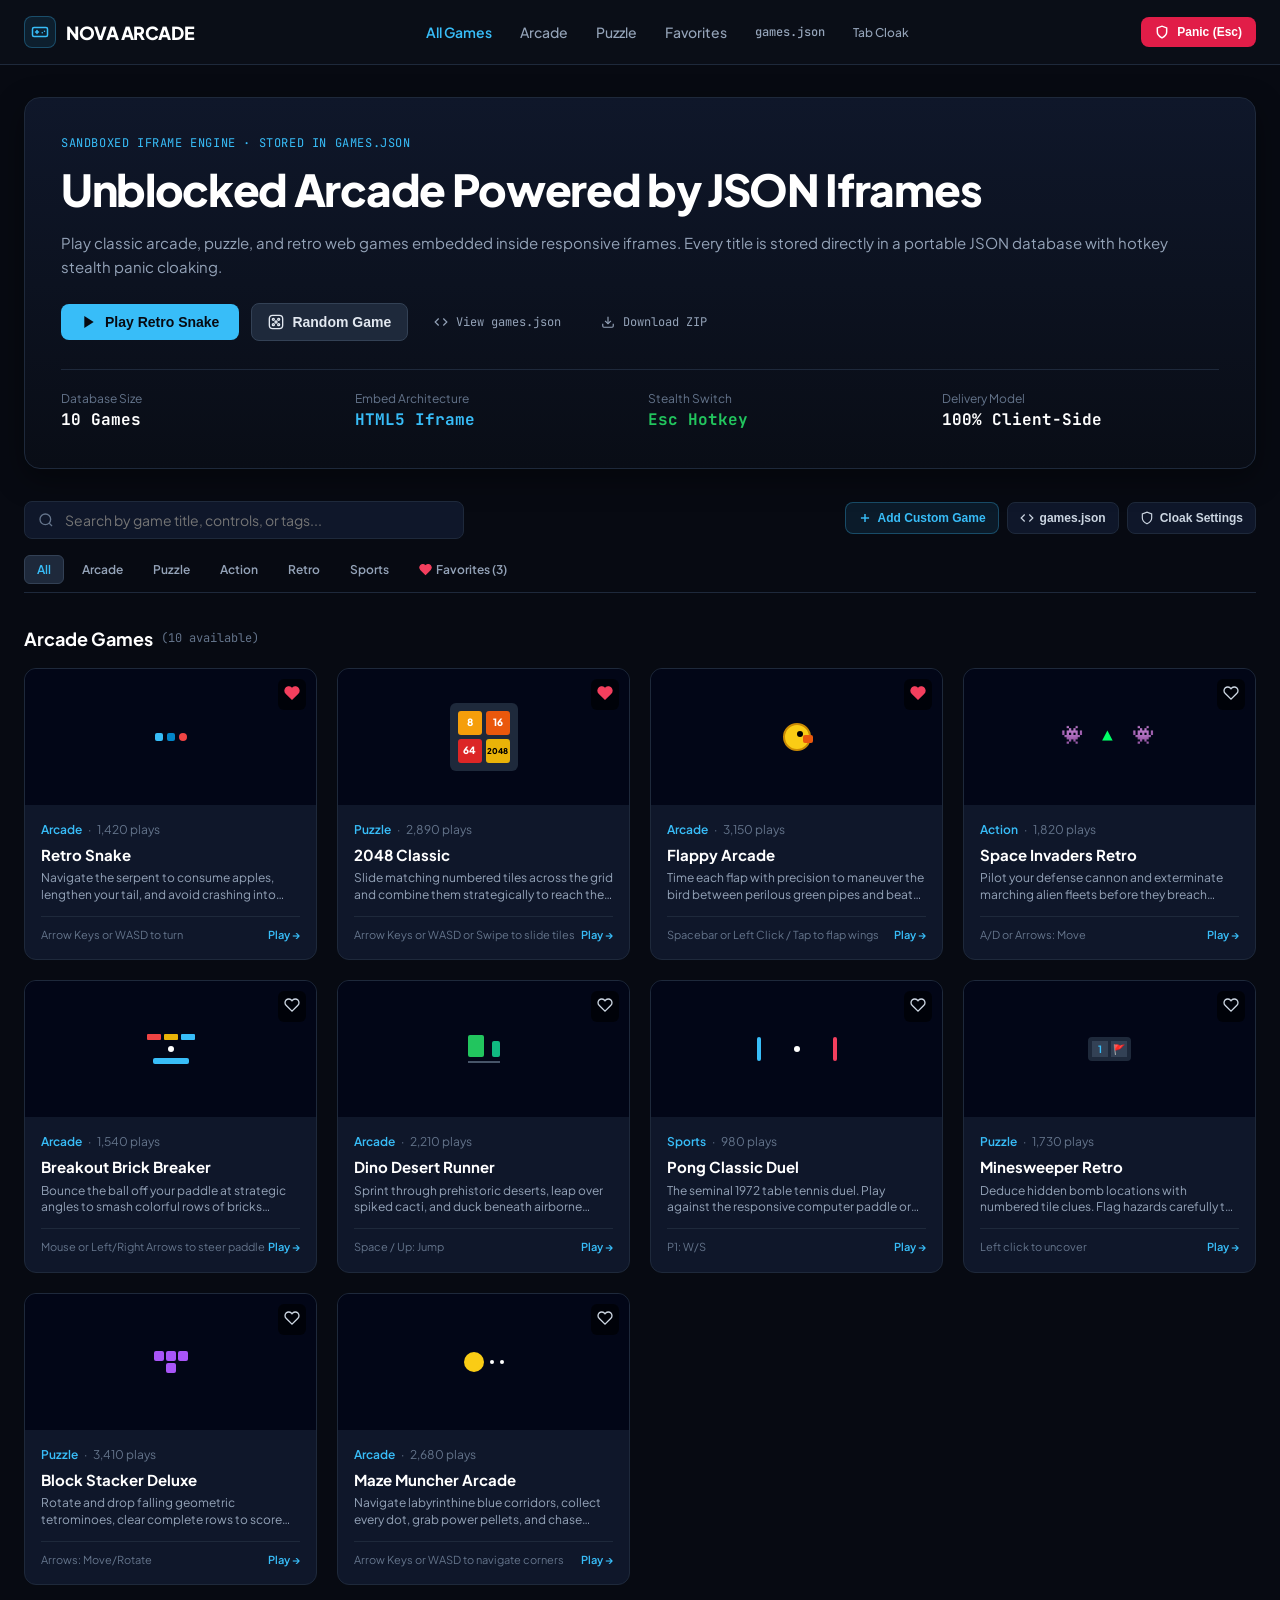
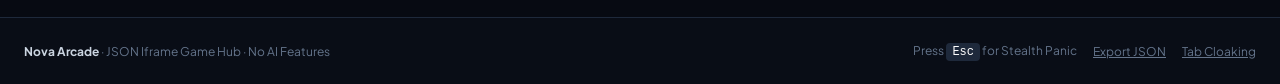
<file: docs/index.html>
<!doctype html>
<html lang="en">
  <head>
    <meta charset="UTF-8" />
    <meta name="viewport" content="width=device-width, initial-scale=1.0" />
    <title>Nova Arcade - Unblocked Games Hub</title>
    <meta name="description" content="A fast, unblocked web games arcade storing iframe-embedded games in a JSON library with stealth panic switch, theater mode, and custom game manager." />
    <meta property="og:title" content="Nova Arcade - Unblocked Games Hub" />
    <meta property="og:description" content="A fast, unblocked web games arcade storing iframe-embedded games in a JSON library with stealth panic switch, theater mode, and custom game manager." />
    <meta property="og:type" content="website" />
    <meta name="twitter:card" content="summary_large_image" />
    <link rel="icon" type="image/svg+xml" href="./favicon.svg" />
    <link rel="preconnect" href="https://fonts.googleapis.com" />
    <link rel="preconnect" href="https://fonts.gstatic.com" crossorigin />
    <link href="https://fonts.googleapis.com/css2?family=Plus+Jakarta+Sans:wght@400;500;600;700;800;900&family=JetBrains+Mono:wght@400;500;600&display=swap" rel="stylesheet" />
    <link rel="stylesheet" href="./style.css" />
  </head>
  <body>
    <!-- Top Bar Navigation -->
    <header class="top-nav">
      <div class="nav-container">
        <!-- Zone 1: Wordmark -->
        <a href="#" class="brand-wordmark" onclick="setCategory('All'); return false;">
          <div class="brand-icon">
            <svg width="18" height="18" viewBox="0 0 24 24" fill="none" stroke="currentColor" stroke-width="2" stroke-linecap="round" stroke-linejoin="round"><line x1="6" y1="12" x2="10" y2="12"></line><line x1="8" y1="10" x2="8" y2="14"></line><line x1="15" y1="13" x2="15.01" y2="13"></line><line x1="18" y1="11" x2="18.01" y2="11"></line><rect x="2" y="6" width="20" height="12" rx="2"></rect></svg>
          </div>
          <span>NOVA ARCADE</span>
        </a>

        <!-- Zone 2: Nav links -->
        <nav class="nav-links">
          <button class="nav-btn active" onclick="setCategory('All')">All Games</button>
          <button class="nav-btn" onclick="setCategory('Arcade')">Arcade</button>
          <button class="nav-btn" onclick="setCategory('Puzzle')">Puzzle</button>
          <button class="nav-btn" onclick="setCategory('Favorites')" id="favNavBtn">Favorites</button>
          <button class="nav-btn" onclick="openJsonModal()" style="font-family: var(--font-mono); font-size: 12px;">games.json</button>
          <button class="nav-btn" onclick="openCloakModal()" style="font-size: 12px;">Tab Cloak</button>
        </nav>

        <!-- Zone 3: Panic Action -->
        <button class="panic-btn" onclick="triggerPanic()" title="Instant Stealth Screen (Esc)">
          <svg width="14" height="14" viewBox="0 0 24 24" fill="none" stroke="currentColor" stroke-width="2.5"><path d="M12 22s8-4 8-10V5l-8-3-8 3v7c0 6 8 10 8 10z"></path></svg>
          <span>Panic (Esc)</span>
        </button>
      </div>
    </header>

    <!-- Main Container -->
    <main class="main-wrapper">
      <!-- Hero Banner -->
      <section class="hero-card">
        <div class="hero-kicker">SANDBOXED IFRAME ENGINE · STORED IN GAMES.JSON</div>
        <h1 class="hero-title">Unblocked Arcade Powered by JSON Iframes</h1>
        <p class="hero-desc">
          Play classic arcade, puzzle, and retro web games embedded inside responsive iframes. Every title is stored directly in a portable JSON database with hotkey stealth panic cloaking.
        </p>
        <div class="hero-actions">
          <button class="btn-primary" onclick="openGamePlayer('retro-snake')">
            <svg width="16" height="16" viewBox="0 0 24 24" fill="currentColor"><polygon points="5 3 19 12 5 21 5 3"></polygon></svg>
            <span>Play Retro Snake</span>
          </button>
          <button class="btn-secondary" onclick="playRandomGame()">
            <svg width="16" height="16" viewBox="0 0 24 24" fill="none" stroke="currentColor" stroke-width="2"><rect x="2" y="2" width="20" height="20" rx="5"></rect><circle cx="8" cy="8" r="1.5"></circle><circle cx="16" cy="16" r="1.5"></circle><circle cx="8" cy="16" r="1.5"></circle><circle cx="16" cy="8" r="1.5"></circle><circle cx="12" cy="12" r="1.5"></circle></svg>
            <span>Random Game</span>
          </button>
          <button class="btn-ghost" onclick="openJsonModal()">
            <svg width="14" height="14" viewBox="0 0 24 24" fill="none" stroke="currentColor" stroke-width="2"><polyline points="16 18 22 12 16 6"></polyline><polyline points="8 6 2 12 8 18"></polyline></svg>
            <span>View games.json</span>
          </button>
          <a href="./nova-arcade-site.zip" download="nova-arcade-site.zip" class="btn-ghost" style="text-decoration: none;">
            <svg width="14" height="14" viewBox="0 0 24 24" fill="none" stroke="currentColor" stroke-width="2"><path d="M21 15v4a2 2 0 0 1-2 2H5a2 2 0 0 1-2-2v-4"></path><polyline points="7 10 12 15 17 10"></polyline><line x1="12" y1="15" x2="12" y2="3"></line></svg>
            <span>Download ZIP</span>
          </a>
        </div>

        <div class="hero-stats">
          <div class="stat-item">
            <span class="stat-label">Database Size</span>
            <span class="stat-val" id="dbCount">10 Games</span>
          </div>
          <div class="stat-item">
            <span class="stat-label">Embed Architecture</span>
            <span class="stat-val" style="color: var(--accent-sky);">HTML5 Iframe</span>
          </div>
          <div class="stat-item">
            <span class="stat-label">Stealth Switch</span>
            <span class="stat-val" style="color: #22c55e;">Esc Hotkey</span>
          </div>
          <div class="stat-item">
            <span class="stat-label">Delivery Model</span>
            <span class="stat-val">100% Client-Side</span>
          </div>
        </div>
      </section>

      <!-- Toolbar: Search & Action Buttons -->
      <section class="toolbar">
        <div class="toolbar-row">
          <div class="search-wrap">
            <svg class="search-icon" width="16" height="16" viewBox="0 0 24 24" fill="none" stroke="currentColor" stroke-width="2"><circle cx="11" cy="11" r="8"></circle><line x1="21" y1="21" x2="16.65" y2="16.65"></line></svg>
            <input type="text" id="searchInput" class="search-input" placeholder="Search by game title, controls, or tags..." />
          </div>

          <div class="action-buttons">
            <button class="action-btn action-btn-accent" onclick="openAddGameModal()">
              <svg width="14" height="14" viewBox="0 0 24 24" fill="none" stroke="currentColor" stroke-width="2.5"><line x1="12" y1="5" x2="12" y2="19"></line><line x1="5" y1="12" x2="19" y2="12"></line></svg>
              <span>Add Custom Game</span>
            </button>
            <button class="action-btn" onclick="openJsonModal()">
              <svg width="14" height="14" viewBox="0 0 24 24" fill="none" stroke="currentColor" stroke-width="2"><polyline points="16 18 22 12 16 6"></polyline><polyline points="8 6 2 12 8 18"></polyline></svg>
              <span>games.json</span>
            </button>
            <button class="action-btn" onclick="openCloakModal()">
              <svg width="14" height="14" viewBox="0 0 24 24" fill="none" stroke="currentColor" stroke-width="2"><path d="M12 22s8-4 8-10V5l-8-3-8 3v7c0 6 8 10 8 10z"></path></svg>
              <span>Cloak Settings</span>
            </button>
          </div>
        </div>

        <!-- Functional Segmented Category Tabs -->
        <div class="category-strip">
          <button class="cat-btn active" data-cat="All" onclick="setCategory('All')">All</button>
          <button class="cat-btn" data-cat="Arcade" onclick="setCategory('Arcade')">Arcade</button>
          <button class="cat-btn" data-cat="Puzzle" onclick="setCategory('Puzzle')">Puzzle</button>
          <button class="cat-btn" data-cat="Action" onclick="setCategory('Action')">Action</button>
          <button class="cat-btn" data-cat="Retro" onclick="setCategory('Retro')">Retro</button>
          <button class="cat-btn" data-cat="Sports" onclick="setCategory('Sports')">Sports</button>
          <button class="cat-btn fav-btn-tab" data-cat="Favorites" onclick="setCategory('Favorites')" id="favTabBtn">
            <svg width="13" height="13" viewBox="0 0 24 24" fill="#f43f5e" stroke="#f43f5e" stroke-width="2"><path d="M20.84 4.61a5.5 5.5 0 0 0-7.78 0L12 5.67l-1.06-1.06a5.5 5.5 0 0 0-7.78 7.78l1.06 1.06L12 21.23l7.78-7.78 1.06-1.06a5.5 5.5 0 0 0 0-7.78z"></path></svg>
            <span id="favTabCount">Favorites (3)</span>
          </button>
        </div>
      </section>

      <!-- Section Title & Grid -->
      <section>
        <div class="grid-header" style="margin-bottom: 1rem;">
          <h2 class="grid-title">Arcade Games <span class="grid-count" id="gameCount">(10 available)</span></h2>
        </div>
        <div class="games-grid" id="gamesGrid">
          <!-- Game 1: Retro Snake -->
          <div class="game-card" onclick="openGamePlayer('retro-snake')">
            <div class="card-thumb">
              <div class="card-thumb-art">
                <div style="display:flex;gap:4px;"><div style="width:8px;height:8px;background:#38bdf8;border-radius:2px;"></div><div style="width:8px;height:8px;background:#0284c7;border-radius:2px;"></div><div style="width:8px;height:8px;background:#ef4444;border-radius:50%;"></div></div>
              </div>
              <button class="card-fav-btn is-fav" onclick="toggleFavorite('retro-snake', event)" title="Favorite">
                <svg width="16" height="16" viewBox="0 0 24 24" fill="currentColor" stroke="currentColor" stroke-width="2"><path d="M20.84 4.61a5.5 5.5 0 0 0-7.78 0L12 5.67l-1.06-1.06a5.5 5.5 0 0 0-7.78 7.78l1.06 1.06L12 21.23l7.78-7.78 1.06-1.06a5.5 5.5 0 0 0 0-7.78z"></path></svg>
              </button>
              <div class="card-play-overlay"><div class="play-circle"><svg width="20" height="20" viewBox="0 0 24 24" fill="currentColor"><polygon points="5 3 19 12 5 21 5 3"></polygon></svg></div></div>
            </div>
            <div class="card-body">
              <div>
                <div class="card-meta"><span class="card-cat">Arcade</span><span>·</span><span>1,420 plays</span></div>
                <h3 class="card-title">Retro Snake</h3>
                <p class="card-desc">Navigate the serpent to consume apples, lengthen your tail, and avoid crashing into boundaries or yourself.</p>
              </div>
              <div class="card-foot"><span>Arrow Keys or WASD to turn</span><span class="card-play-arrow">Play →</span></div>
            </div>
          </div>

          <!-- Game 2: 2048 Classic -->
          <div class="game-card" onclick="openGamePlayer('2048-classic')">
            <div class="card-thumb">
              <div class="card-thumb-art">
                <div style="display:grid;grid-template-columns:1fr 1fr;gap:4px;background:#1e293b;padding:8px;border-radius:6px;"><div style="width:24px;height:24px;background:#f59e0b;color:#fff;font-weight:900;font-size:10px;display:flex;align-items:center;justify-content:center;border-radius:3px;">8</div><div style="width:24px;height:24px;background:#ea580c;color:#fff;font-weight:900;font-size:10px;display:flex;align-items:center;justify-content:center;border-radius:3px;">16</div><div style="width:24px;height:24px;background:#dc2626;color:#fff;font-weight:900;font-size:10px;display:flex;align-items:center;justify-content:center;border-radius:3px;">64</div><div style="width:24px;height:24px;background:#eab308;color:#000;font-weight:900;font-size:8px;display:flex;align-items:center;justify-content:center;border-radius:3px;">2048</div></div>
              </div>
              <button class="card-fav-btn is-fav" onclick="toggleFavorite('2048-classic', event)" title="Favorite">
                <svg width="16" height="16" viewBox="0 0 24 24" fill="currentColor" stroke="currentColor" stroke-width="2"><path d="M20.84 4.61a5.5 5.5 0 0 0-7.78 0L12 5.67l-1.06-1.06a5.5 5.5 0 0 0-7.78 7.78l1.06 1.06L12 21.23l7.78-7.78 1.06-1.06a5.5 5.5 0 0 0 0-7.78z"></path></svg>
              </button>
              <div class="card-play-overlay"><div class="play-circle"><svg width="20" height="20" viewBox="0 0 24 24" fill="currentColor"><polygon points="5 3 19 12 5 21 5 3"></polygon></svg></div></div>
            </div>
            <div class="card-body">
              <div>
                <div class="card-meta"><span class="card-cat">Puzzle</span><span>·</span><span>2,890 plays</span></div>
                <h3 class="card-title">2048 Classic</h3>
                <p class="card-desc">Slide matching numbered tiles across the grid and combine them strategically to reach the coveted 2048 tile.</p>
              </div>
              <div class="card-foot"><span>Arrow Keys or WASD to slide</span><span class="card-play-arrow">Play →</span></div>
            </div>
          </div>

          <!-- Game 3: Flappy Arcade -->
          <div class="game-card" onclick="openGamePlayer('flappy-arcade')">
            <div class="card-thumb">
              <div class="card-thumb-art">
                <div style="width:28px;height:28px;background:#facc15;border-radius:50%;border:2px solid #ca8a04;position:relative;"><div style="position:absolute;top:6px;right:6px;width:6px;height:6px;background:#000;border-radius:50%;"></div><div style="position:absolute;top:10px;right:-4px;width:10px;height:8px;background:#ea580c;border-radius:2px;"></div></div>
              </div>
              <button class="card-fav-btn is-fav" onclick="toggleFavorite('flappy-arcade', event)" title="Favorite">
                <svg width="16" height="16" viewBox="0 0 24 24" fill="currentColor" stroke="currentColor" stroke-width="2"><path d="M20.84 4.61a5.5 5.5 0 0 0-7.78 0L12 5.67l-1.06-1.06a5.5 5.5 0 0 0-7.78 7.78l1.06 1.06L12 21.23l7.78-7.78 1.06-1.06a5.5 5.5 0 0 0 0-7.78z"></path></svg>
              </button>
              <div class="card-play-overlay"><div class="play-circle"><svg width="20" height="20" viewBox="0 0 24 24" fill="currentColor"><polygon points="5 3 19 12 5 21 5 3"></polygon></svg></div></div>
            </div>
            <div class="card-body">
              <div>
                <div class="card-meta"><span class="card-cat">Arcade</span><span>·</span><span>3,150 plays</span></div>
                <h3 class="card-title">Flappy Arcade</h3>
                <p class="card-desc">Time each flap with precision to maneuver the bird between perilous green pipes and beat your highest score.</p>
              </div>
              <div class="card-foot"><span>Spacebar or Tap to flap</span><span class="card-play-arrow">Play →</span></div>
            </div>
          </div>

          <!-- Game 4: Space Invaders -->
          <div class="game-card" onclick="openGamePlayer('space-defenders')">
            <div class="card-thumb">
              <div class="card-thumb-art">
                <div style="color:#00ff66;font-family:monospace;font-size:18px;letter-spacing:4px;font-weight:bold;">👾 ▲ 👾</div>
              </div>
              <button class="card-fav-btn" onclick="toggleFavorite('space-defenders', event)" title="Favorite">
                <svg width="16" height="16" viewBox="0 0 24 24" fill="none" stroke="currentColor" stroke-width="2"><path d="M20.84 4.61a5.5 5.5 0 0 0-7.78 0L12 5.67l-1.06-1.06a5.5 5.5 0 0 0-7.78 7.78l1.06 1.06L12 21.23l7.78-7.78 1.06-1.06a5.5 5.5 0 0 0 0-7.78z"></path></svg>
              </button>
              <div class="card-play-overlay"><div class="play-circle"><svg width="20" height="20" viewBox="0 0 24 24" fill="currentColor"><polygon points="5 3 19 12 5 21 5 3"></polygon></svg></div></div>
            </div>
            <div class="card-body">
              <div>
                <div class="card-meta"><span class="card-cat">Action</span><span>·</span><span>1,820 plays</span></div>
                <h3 class="card-title">Space Invaders Retro</h3>
                <p class="card-desc">Pilot your defense cannon and exterminate marching alien fleets before they breach Earth's shield.</p>
              </div>
              <div class="card-foot"><span>A/D or Arrows: Move · Space: Fire</span><span class="card-play-arrow">Play →</span></div>
            </div>
          </div>

          <!-- Game 5: Breakout -->
          <div class="game-card" onclick="openGamePlayer('breakout-arcade')">
            <div class="card-thumb">
              <div class="card-thumb-art">
                <div style="display:flex;flex-direction:column;align-items:center;gap:6px;"><div style="display:flex;gap:3px;"><div style="width:14px;height:6px;background:#ef4444;border-radius:1px;"></div><div style="width:14px;height:6px;background:#eab308;border-radius:1px;"></div><div style="width:14px;height:6px;background:#38bdf8;border-radius:1px;"></div></div><div style="width:6px;height:6px;background:#fff;border-radius:50%;"></div><div style="width:36px;height:6px;background:#38bdf8;border-radius:2px;"></div></div>
              </div>
              <button class="card-fav-btn" onclick="toggleFavorite('breakout-arcade', event)" title="Favorite">
                <svg width="16" height="16" viewBox="0 0 24 24" fill="none" stroke="currentColor" stroke-width="2"><path d="M20.84 4.61a5.5 5.5 0 0 0-7.78 0L12 5.67l-1.06-1.06a5.5 5.5 0 0 0-7.78 7.78l1.06 1.06L12 21.23l7.78-7.78 1.06-1.06a5.5 5.5 0 0 0 0-7.78z"></path></svg>
              </button>
              <div class="card-play-overlay"><div class="play-circle"><svg width="20" height="20" viewBox="0 0 24 24" fill="currentColor"><polygon points="5 3 19 12 5 21 5 3"></polygon></svg></div></div>
            </div>
            <div class="card-body">
              <div>
                <div class="card-meta"><span class="card-cat">Arcade</span><span>·</span><span>1,540 plays</span></div>
                <h3 class="card-title">Breakout Brick Breaker</h3>
                <p class="card-desc">Bounce the ball off your paddle at strategic angles to smash colorful rows of bricks.</p>
              </div>
              <div class="card-foot"><span>Mouse or Arrows to steer paddle</span><span class="card-play-arrow">Play →</span></div>
            </div>
          </div>

          <!-- Game 6: Dino Runner -->
          <div class="game-card" onclick="openGamePlayer('dino-runner')">
            <div class="card-thumb">
              <div class="card-thumb-art">
                <div style="display:flex;align-items:flex-end;gap:8px;border-bottom:2px solid #475569;padding-bottom:4px;"><div style="width:16px;height:22px;background:#22c55e;border-radius:2px;"></div><div style="width:8px;height:16px;background:#10b981;border-radius:2px;"></div></div>
              </div>
              <button class="card-fav-btn" onclick="toggleFavorite('dino-runner', event)" title="Favorite">
                <svg width="16" height="16" viewBox="0 0 24 24" fill="none" stroke="currentColor" stroke-width="2"><path d="M20.84 4.61a5.5 5.5 0 0 0-7.78 0L12 5.67l-1.06-1.06a5.5 5.5 0 0 0-7.78 7.78l1.06 1.06L12 21.23l7.78-7.78 1.06-1.06a5.5 5.5 0 0 0 0-7.78z"></path></svg>
              </button>
              <div class="card-play-overlay"><div class="play-circle"><svg width="20" height="20" viewBox="0 0 24 24" fill="currentColor"><polygon points="5 3 19 12 5 21 5 3"></polygon></svg></div></div>
            </div>
            <div class="card-body">
              <div>
                <div class="card-meta"><span class="card-cat">Arcade</span><span>·</span><span>2,210 plays</span></div>
                <h3 class="card-title">Dino Desert Runner</h3>
                <p class="card-desc">Sprint through prehistoric deserts, leap over spiked cacti, and duck beneath airborne pterodactyls.</p>
              </div>
              <div class="card-foot"><span>Space / Up: Jump · Down: Duck</span><span class="card-play-arrow">Play →</span></div>
            </div>
          </div>

          <!-- Game 7: Pong Duel -->
          <div class="game-card" onclick="openGamePlayer('pong-duel')">
            <div class="card-thumb">
              <div class="card-thumb-art">
                <div style="display:flex;align-items:center;justify-content:space-between;width:80px;"><div style="width:4px;height:24px;background:#38bdf8;border-radius:2px;"></div><div style="width:6px;height:6px;background:#fff;border-radius:50%;"></div><div style="width:4px;height:24px;background:#f43f5e;border-radius:2px;"></div></div>
              </div>
              <button class="card-fav-btn" onclick="toggleFavorite('pong-duel', event)" title="Favorite">
                <svg width="16" height="16" viewBox="0 0 24 24" fill="none" stroke="currentColor" stroke-width="2"><path d="M20.84 4.61a5.5 5.5 0 0 0-7.78 0L12 5.67l-1.06-1.06a5.5 5.5 0 0 0-7.78 7.78l1.06 1.06L12 21.23l7.78-7.78 1.06-1.06a5.5 5.5 0 0 0 0-7.78z"></path></svg>
              </button>
              <div class="card-play-overlay"><div class="play-circle"><svg width="20" height="20" viewBox="0 0 24 24" fill="currentColor"><polygon points="5 3 19 12 5 21 5 3"></polygon></svg></div></div>
            </div>
            <div class="card-body">
              <div>
                <div class="card-meta"><span class="card-cat">Sports</span><span>·</span><span>980 plays</span></div>
                <h3 class="card-title">Pong Classic Duel</h3>
                <p class="card-desc">The seminal 1972 table tennis duel. Play against the responsive CPU paddle or 2-player local.</p>
              </div>
              <div class="card-foot"><span>P1: W/S · P2: Up/Down</span><span class="card-play-arrow">Play →</span></div>
            </div>
          </div>

          <!-- Game 8: Minesweeper -->
          <div class="game-card" onclick="openGamePlayer('minesweeper-classic')">
            <div class="card-thumb">
              <div class="card-thumb-art">
                <div style="display:grid;grid-template-columns:repeat(2,16px);gap:3px;background:#1e293b;padding:4px;border-radius:4px;"><div style="width:16px;height:16px;background:#334155;color:#38bdf8;font-size:10px;font-weight:bold;display:flex;align-items:center;justify-content:center;">1</div><div style="width:16px;height:16px;background:#334155;color:#ef4444;font-size:10px;font-weight:bold;display:flex;align-items:center;justify-content:center;">🚩</div></div>
              </div>
              <button class="card-fav-btn" onclick="toggleFavorite('minesweeper-classic', event)" title="Favorite">
                <svg width="16" height="16" viewBox="0 0 24 24" fill="none" stroke="currentColor" stroke-width="2"><path d="M20.84 4.61a5.5 5.5 0 0 0-7.78 0L12 5.67l-1.06-1.06a5.5 5.5 0 0 0-7.78 7.78l1.06 1.06L12 21.23l7.78-7.78 1.06-1.06a5.5 5.5 0 0 0 0-7.78z"></path></svg>
              </button>
              <div class="card-play-overlay"><div class="play-circle"><svg width="20" height="20" viewBox="0 0 24 24" fill="currentColor"><polygon points="5 3 19 12 5 21 5 3"></polygon></svg></div></div>
            </div>
            <div class="card-body">
              <div>
                <div class="card-meta"><span class="card-cat">Puzzle</span><span>·</span><span>1,730 plays</span></div>
                <h3 class="card-title">Minesweeper Retro</h3>
                <p class="card-desc">Deduce hidden bomb locations with numbered tile clues. Flag hazards carefully.</p>
              </div>
              <div class="card-foot"><span>Left click: Uncover · Right click: Flag</span><span class="card-play-arrow">Play →</span></div>
            </div>
          </div>

          <!-- Game 9: Block Stacker -->
          <div class="game-card" onclick="openGamePlayer('tetris-stacker')">
            <div class="card-thumb">
              <div class="card-thumb-art">
                <div style="display:grid;grid-template-columns:repeat(3,10px);gap:2px;"><div style="width:10px;height:10px;background:#a855f7;border-radius:2px;"></div><div style="width:10px;height:10px;background:#a855f7;border-radius:2px;"></div><div style="width:10px;height:10px;background:#a855f7;border-radius:2px;"></div><div></div><div style="width:10px;height:10px;background:#a855f7;border-radius:2px;"></div><div></div></div>
              </div>
              <button class="card-fav-btn is-fav" onclick="toggleFavorite('tetris-stacker', event)" title="Favorite">
                <svg width="16" height="16" viewBox="0 0 24 24" fill="currentColor" stroke="currentColor" stroke-width="2"><path d="M20.84 4.61a5.5 5.5 0 0 0-7.78 0L12 5.67l-1.06-1.06a5.5 5.5 0 0 0-7.78 7.78l1.06 1.06L12 21.23l7.78-7.78 1.06-1.06a5.5 5.5 0 0 0 0-7.78z"></path></svg>
              </button>
              <div class="card-play-overlay"><div class="play-circle"><svg width="20" height="20" viewBox="0 0 24 24" fill="currentColor"><polygon points="5 3 19 12 5 21 5 3"></polygon></svg></div></div>
            </div>
            <div class="card-body">
              <div>
                <div class="card-meta"><span class="card-cat">Puzzle</span><span>·</span><span>3,410 plays</span></div>
                <h3 class="card-title">Block Stacker Deluxe</h3>
                <p class="card-desc">Rotate and drop falling geometric tetrominoes, clear complete rows, and use hold reserves.</p>
              </div>
              <div class="card-foot"><span>Arrows: Move · Space: Drop · C: Hold</span><span class="card-play-arrow">Play →</span></div>
            </div>
          </div>

          <!-- Game 10: Maze Muncher -->
          <div class="game-card" onclick="openGamePlayer('pac-maze')">
            <div class="card-thumb">
              <div class="card-thumb-art">
                <div style="display:flex;align-items:center;gap:6px;"><div style="width:20px;height:20px;background:#facc15;border-radius:50%;"></div><div style="width:4px;height:4px;background:#fff;border-radius:50%;"></div><div style="width:4px;height:4px;background:#fff;border-radius:50%;"></div></div>
              </div>
              <button class="card-fav-btn is-fav" onclick="toggleFavorite('pac-maze', event)" title="Favorite">
                <svg width="16" height="16" viewBox="0 0 24 24" fill="currentColor" stroke="currentColor" stroke-width="2"><path d="M20.84 4.61a5.5 5.5 0 0 0-7.78 0L12 5.67l-1.06-1.06a5.5 5.5 0 0 0-7.78 7.78l1.06 1.06L12 21.23l7.78-7.78 1.06-1.06a5.5 5.5 0 0 0 0-7.78z"></path></svg>
              </button>
              <div class="card-play-overlay"><div class="play-circle"><svg width="20" height="20" viewBox="0 0 24 24" fill="currentColor"><polygon points="5 3 19 12 5 21 5 3"></polygon></svg></div></div>
            </div>
            <div class="card-body">
              <div>
                <div class="card-meta"><span class="card-cat">Arcade</span><span>·</span><span>2,680 plays</span></div>
                <h3 class="card-title">Maze Muncher Arcade</h3>
                <p class="card-desc">Navigate labyrinthine blue corridors, collect every dot, grab power pellets, and chase ghosts.</p>
              </div>
              <div class="card-foot"><span>Arrow Keys or WASD to navigate</span><span class="card-play-arrow">Play →</span></div>
            </div>
          </div>
        </div>
      </section>
    </main>

    <!-- Site Footer -->
    <footer class="site-footer">
      <div class="footer-container">
        <div>
          <strong style="color: #cbd5e1;">Nova Arcade</strong> · JSON Iframe Game Hub · No AI Features
        </div>
        <div style="display: flex; gap: 1rem; align-items: center;">
          <span>Press <kbd style="background: #1e293b; padding: 2px 6px; border-radius: 4px; color: #fff; font-family: monospace;">Esc</kbd> for Stealth Panic</span>
          <a href="#" onclick="openJsonModal(); return false;" style="color: inherit;">Export JSON</a>
          <a href="#" onclick="openCloakModal(); return false;" style="color: inherit;">Tab Cloaking</a>
        </div>
      </div>
    </footer>

    <!-- Game Player Modal -->
    <div id="playerModal" class="modal-backdrop hidden">
      <div class="modal-box player-box" id="playerBox">
        <div class="player-bar">
          <div class="player-title-wrap">
            <div style="width: 10px; height: 10px; border-radius: 50%; background: var(--accent-sky);"></div>
            <div>
              <div style="font-weight: bold; font-size: 14px; color: #fff;" id="playerTitle">Game</div>
              <div style="font-size: 11px; color: var(--text-muted);">
                <span id="playerCat">Arcade</span> · <span id="playerPlays">0 plays</span>
              </div>
            </div>
          </div>
          <div class="player-controls-btns">
            <button class="player-btn" id="playerFavBtn" onclick="toggleFavorite(currentPlayingGame.id)" title="Favorite"></button>
            <button class="player-btn" onclick="reloadGame()" title="Reload Frame">
              <svg width="16" height="16" viewBox="0 0 24 24" fill="none" stroke="currentColor" stroke-width="2"><polyline points="23 4 23 10 17 10"></polyline><polyline points="1 20 1 14 7 14"></polyline><path d="M3.51 9a9 9 0 0 1 14.85-3.36L23 10M1 14l4.64 4.36A9 9 0 0 0 20.49 15"></path></svg>
            </button>
            <button class="player-btn" onclick="toggleTheaterMode()" title="Theater Mode">
              <svg width="16" height="16" viewBox="0 0 24 24" fill="none" stroke="currentColor" stroke-width="2"><rect x="2" y="7" width="20" height="15" rx="2" ry="2"></rect><polyline points="17 2 12 7 7 2"></polyline></svg>
            </button>
            <button class="player-btn" onclick="toggleFullscreen()" title="Fullscreen">
              <svg width="16" height="16" viewBox="0 0 24 24" fill="none" stroke="currentColor" stroke-width="2"><path d="M8 3H5a2 2 0 0 0-2 2v3m18 0V5a2 2 0 0 0-2-2h-3m0 18h3a2 2 0 0 0 2-2v-3M3 16v3a2 2 0 0 0 2 2h3"></path></svg>
            </button>
            <button class="player-btn" onclick="openBlankTab()" title="Open in Blank Tab">
              <svg width="16" height="16" viewBox="0 0 24 24" fill="none" stroke="currentColor" stroke-width="2"><path d="M18 13v6a2 2 0 0 1-2 2H5a2 2 0 0 1-2-2V8a2 2 0 0 1 2-2h6"></path><polyline points="15 3 21 3 21 9"></polyline><line x1="10" y1="14" x2="21" y2="3"></line></svg>
            </button>
            <div style="width: 1px; height: 18px; background: #334155; margin: 0 4px;"></div>
            <button class="player-btn" onclick="closeGamePlayer()" title="Close">
              <svg width="18" height="18" viewBox="0 0 24 24" fill="none" stroke="currentColor" stroke-width="2"><line x1="18" y1="6" x2="6" y2="18"></line><line x1="6" y1="6" x2="18" y2="18"></line></svg>
            </button>
          </div>
        </div>

        <div class="player-frame-wrap">
          <iframe id="gameIframe" class="player-iframe" sandbox="allow-scripts allow-same-origin allow-pointer-lock allow-forms" allow="fullscreen; autoplay; gamepad"></iframe>
        </div>

        <div class="player-footer">
          <div>
            <div style="color: #cbd5e1; font-weight: 600;">Controls: <span id="playerControls" style="font-weight: normal; color: var(--text-muted);"></span></div>
            <div id="playerDesc" style="color: #64748b; font-size: 11px; margin-top: 2px;"></div>
          </div>
          <div style="display: flex; gap: 8px;">
            <button id="copyEmbedBtn" onclick="copyEmbedCode()" class="action-btn">Copy Embed</button>
            <button onclick="reloadGame()" class="action-btn">Restart</button>
          </div>
        </div>
      </div>
    </div>

    <!-- JSON Database Modal -->
    <div id="jsonModal" class="modal-backdrop hidden">
      <div class="modal-box" style="max-width: 760px;">
        <div class="modal-head">
          <div>
            <h2>games.json Library Database</h2>
            <p style="font-size: 11px; color: #94a3b8;">Directly inspect or edit the JSON database storing all iframe entries.</p>
          </div>
          <button class="modal-close" onclick="closeJsonModal()">
            <svg width="18" height="18" viewBox="0 0 24 24" fill="none" stroke="currentColor" stroke-width="2"><line x1="18" y1="6" x2="6" y2="18"></line><line x1="6" y1="6" x2="18" y2="18"></line></svg>
          </button>
        </div>
        <div style="background: #090d16; padding: 8px 16px; border-bottom: 1px solid var(--border-color); display: flex; gap: 8px; justify-content: space-between;">
          <div style="display: flex; gap: 8px;">
            <button id="copyJsonBtn" class="action-btn" onclick="copyJson()">Copy JSON</button>
            <button class="action-btn" onclick="downloadJson()">Download games.json</button>
          </div>
          <button class="action-btn" onclick="resetDefaultGames()" style="color: #f43f5e; border-color: rgba(244,63,94,0.3);">Reset Defaults</button>
        </div>
        <div class="modal-body" style="padding: 12px;">
          <textarea id="jsonEditor" class="form-textarea" rows="16" style="width: 100%; color: #34d399; font-size: 12px;"></textarea>
        </div>
        <div class="modal-foot">
          <button class="btn-secondary" onclick="closeJsonModal()">Cancel</button>
          <button class="btn-primary" onclick="saveJsonChanges()">Save JSON Changes</button>
        </div>
      </div>
    </div>

    <!-- Add Custom Game Modal -->
    <div id="addGameModal" class="modal-backdrop hidden">
      <div class="modal-box">
        <div class="modal-head">
          <h2>Add Game to JSON Library</h2>
          <button class="modal-close" onclick="closeAddGameModal()">
            <svg width="18" height="18" viewBox="0 0 24 24" fill="none" stroke="currentColor" stroke-width="2"><line x1="18" y1="6" x2="6" y2="18"></line><line x1="6" y1="6" x2="18" y2="18"></line></svg>
          </button>
        </div>
        <form id="addGameForm">
          <div class="modal-body">
            <div class="form-group">
              <label class="form-label">Game Title *</label>
              <input type="text" id="newGameTitle" class="form-input" required placeholder="e.g. Slope 3D" />
            </div>
            <div style="display: grid; grid-template-columns: 1fr 1fr; gap: 8px;">
              <div class="form-group">
                <label class="form-label">Category</label>
                <select id="newGameCategory" class="form-select">
                  <option value="Arcade">Arcade</option>
                  <option value="Puzzle">Puzzle</option>
                  <option value="Action">Action</option>
                  <option value="Retro">Retro</option>
                  <option value="Sports">Sports</option>
                  <option value="Strategy">Strategy</option>
                </select>
              </div>
              <div class="form-group">
                <label class="form-label">Tags</label>
                <input type="text" id="newGameTags" class="form-input" placeholder="Arcade, Fun" />
              </div>
            </div>
            <div class="form-group">
              <label class="form-label">Iframe URL or &lt;iframe&gt; Embed Code *</label>
              <textarea id="newGameSrc" class="form-textarea" rows="3" required placeholder="Paste iframe URL (e.g. ./games/mygame.html or https://...) or full <iframe src='...'></iframe>"></textarea>
            </div>
            <div class="form-group">
              <label class="form-label">Controls Guide</label>
              <input type="text" id="newGameControls" class="form-input" placeholder="e.g. Arrow keys to steer" />
            </div>
            <div class="form-group">
              <label class="form-label">Description</label>
              <input type="text" id="newGameDesc" class="form-input" placeholder="Brief description of gameplay..." />
            </div>
          </div>
          <div class="modal-foot">
            <button type="button" class="btn-secondary" onclick="closeAddGameModal()">Cancel</button>
            <button type="submit" class="btn-primary">Add to Library</button>
          </div>
        </form>
      </div>
    </div>

    <!-- Tab Cloak Modal -->
    <div id="cloakModal" class="modal-backdrop hidden">
      <div class="modal-box">
        <div class="modal-head">
          <h2>Tab Cloaking & Stealth</h2>
          <button class="modal-close" onclick="closeCloakModal()">
            <svg width="18" height="18" viewBox="0 0 24 24" fill="none" stroke="currentColor" stroke-width="2"><line x1="18" y1="6" x2="6" y2="18"></line><line x1="6" y1="6" x2="18" y2="18"></line></svg>
          </button>
        </div>
        <div class="modal-body">
          <p style="font-size: 12px; color: var(--text-muted);">Disguise your browser tab title and favicon to appear as school or work portals.</p>
          <div style="display: flex; flex-direction: column; gap: 8px;">
            <button class="action-btn" onclick="setCloakPreset('none')" style="text-align: left; padding: 10px; display: block;">
              <strong style="color: #fff;">Default (No Cloak)</strong>
              <div style="font-size: 11px; color: #94a3b8;">Nova Arcade - Unblocked Games Hub</div>
            </button>
            <button class="action-btn" onclick="setCloakPreset('classroom')" style="text-align: left; padding: 10px; display: block;">
              <strong style="color: #fff;">Google Classroom</strong>
              <div style="font-size: 11px; color: #94a3b8;">Classes · Google Classroom</div>
            </button>
            <button class="action-btn" onclick="setCloakPreset('docs')" style="text-align: left; padding: 10px; display: block;">
              <strong style="color: #fff;">Google Docs</strong>
              <div style="font-size: 11px; color: #94a3b8;">AP European History - Unit 4 Study Guide</div>
            </button>
            <button class="action-btn" onclick="setCloakPreset('drive')" style="text-align: left; padding: 10px; display: block;">
              <strong style="color: #fff;">Google Drive</strong>
              <div style="font-size: 11px; color: #94a3b8;">My Drive - Google Drive</div>
            </button>
            <button class="action-btn" onclick="setCloakPreset('canvas')" style="text-align: left; padding: 10px; display: block;">
              <strong style="color: #fff;">Canvas LMS</strong>
              <div style="font-size: 11px; color: #94a3b8;">Dashboard · Canvas Network</div>
            </button>
            <button class="action-btn" onclick="setCloakPreset('wikipedia')" style="text-align: left; padding: 10px; display: block;">
              <strong style="color: #fff;">Wikipedia</strong>
              <div style="font-size: 11px; color: #94a3b8;">Photosynthesis - Wikipedia</div>
            </button>
          </div>
        </div>
        <div class="modal-foot">
          <button class="btn-primary" onclick="closeCloakModal()">Done</button>
        </div>
      </div>
    </div>

    <!-- Panic Cloak Fullscreen Disguise Overlay -->
    <div id="panicOverlay" class="panic-overlay hidden">
      <!-- Hover secret unlock -->
      <div class="panic-secret-banner">
        <div class="panic-secret-box">
          <span>Stealth Active (Esc to exit)</span>
          <button onclick="hidePanic()" class="btn-primary" style="padding: 2px 8px; font-size: 11px;">Return</button>
        </div>
      </div>

      <!-- Disguise: Google Docs -->
      <div style="min-height: 100vh; background: #f9fbfd; display: flex; flex-direction: column; font-family: sans-serif;">
        <div style="background: #fff; border-bottom: 1px solid #e2e8f0; padding: 8px 16px; display: flex; align-items: center; justify-content: space-between;">
          <div style="display: flex; align-items: center; gap: 12px;">
            <div style="width: 32px; height: 38px; background: #2563eb; color: #fff; font-weight: bold; font-size: 10px; display: flex; align-items: center; justify-content: center; border-radius: 4px;">DOC</div>
            <div>
              <div style="font-size: 16px; font-weight: 500; color: #1e293b;">AP European History - Unit 4 Study Guide</div>
              <div style="display: flex; gap: 12px; font-size: 12px; color: #64748b; margin-top: 2px;">
                <span>File</span><span>Edit</span><span>View</span><span>Insert</span><span>Format</span><span>Tools</span>
              </div>
            </div>
          </div>
          <div style="font-size: 12px; color: #94a3b8;">All changes saved to Drive</div>
        </div>
        <div style="flex: 1; display: flex; justify-content: center; padding: 24px 16px;">
          <div style="width: 100%; max-width: 800px; min-height: 800px; background: #fff; padding: 48px; border: 1px solid #e2e8f0; box-shadow: 0 4px 12px rgba(0,0,0,0.05);">
            <textarea style="width: 100%; height: 750px; border: none; outline: none; resize: none; font-size: 14px; line-height: 1.6; color: #1e293b; font-family: sans-serif;">AP European History - Unit 4 Study Guide
Instructor: Dr. Harrison · Fall Semester

I. The Scientific Revolution & Enlightenment Principles
During the seventeenth and eighteenth centuries, European intellectual traditions experienced profound restructuring. Empirical observation, formalized by Francis Bacon and René Descartes, supplanted scholastic orthodoxy.

Key Concepts for Thursday's Exam:
1. Heliocentrism vs. Geocentric Ptolemaic paradigms (Copernicus, Kepler, Galileo).
2. Newton's Principia Mathematica (1687) and universal gravitation synthesis.
3. Social contract philosophy: Thomas Hobbes vs. John Locke on natural rights and popular sovereignty.

Discussion Question:
How did the diffusion of encyclopedic print media alter public discourse in urban coffeehouses? Be prepared to cite Diderot's Encyclopédie in your response.</textarea>
          </div>
        </div>
      </div>
    </div>

    <!-- Load Main App Engine -->
    <script src="./app.js"></script>
    <script>
      if (typeof window.openGamePlayer !== 'function') {
        var s = document.createElement('script');
        s.src = './index.js';
        document.body.appendChild(s);
      }
    </script>
  </body>
</html>
</file>
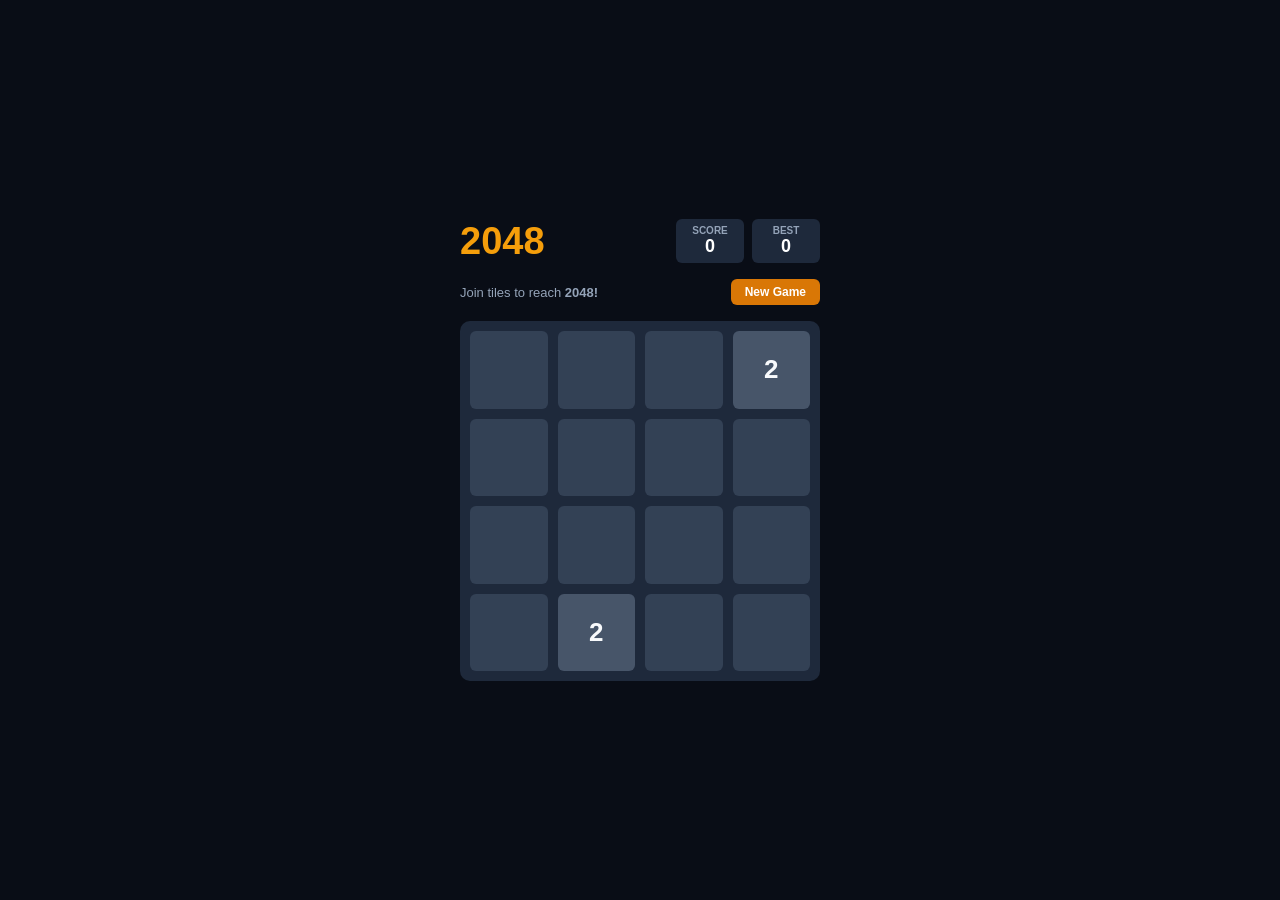
<file: games/2048.html>
<!DOCTYPE html>
<html lang="en">
<head>
  <meta charset="UTF-8">
  <meta name="viewport" content="width=device-width, initial-scale=1.0">
  <title>2048 Classic</title>
  <style>
    * { box-sizing: border-box; margin: 0; padding: 0; user-select: none; }
    body {
      background: #090d16;
      color: #f8fafc;
      font-family: -apple-system, BlinkMacSystemFont, "Segoe UI", Roboto, sans-serif;
      display: flex;
      flex-direction: column;
      align-items: center;
      justify-content: center;
      min-height: 100vh;
      overflow: hidden;
    }
    .wrapper {
      width: 360px;
      display: flex;
      flex-direction: column;
      gap: 16px;
    }
    .header {
      display: flex;
      justify-content: space-between;
      align-items: center;
    }
    .title {
      font-size: 38px;
      font-weight: 800;
      color: #f59e0b;
      line-height: 1;
    }
    .scores {
      display: flex;
      gap: 8px;
    }
    .score-box {
      background: #1e293b;
      padding: 6px 12px;
      border-radius: 6px;
      text-align: center;
      min-width: 68px;
    }
    .score-label {
      font-size: 10px;
      font-weight: 700;
      color: #94a3b8;
      text-transform: uppercase;
    }
    .score-val {
      font-size: 18px;
      font-weight: 700;
      color: white;
    }
    .toolbar {
      display: flex;
      justify-content: space-between;
      align-items: center;
      font-size: 13px;
      color: #94a3b8;
    }
    .btn {
      background: #d97706;
      color: white;
      border: none;
      padding: 6px 14px;
      border-radius: 6px;
      font-weight: 700;
      font-size: 12px;
      cursor: pointer;
    }
    .btn:hover { background: #b45309; }
    .grid-container {
      position: relative;
      background: #1e293b;
      padding: 10px;
      border-radius: 10px;
      width: 360px;
      height: 360px;
      display: grid;
      grid-template-columns: repeat(4, 1fr);
      grid-template-rows: repeat(4, 1fr);
      gap: 10px;
    }
    .grid-cell {
      background: #334155;
      border-radius: 6px;
      display: flex;
      align-items: center;
      justify-content: center;
      font-size: 26px;
      font-weight: 800;
      color: white;
      transition: transform 0.1s ease-in-out;
    }
    /* Tile colors */
    .tile-2    { background: #475569; color: #f8fafc; }
    .tile-4    { background: #64748b; color: #f8fafc; }
    .tile-8    { background: #f59e0b; color: #fff; }
    .tile-16   { background: #ea580c; color: #fff; }
    .tile-32   { background: #dc2626; color: #fff; }
    .tile-64   { background: #e11d48; color: #fff; }
    .tile-128  { background: #eab308; color: #fff; font-size: 22px; box-shadow: 0 0 10px rgba(234, 179, 8, 0.4); }
    .tile-256  { background: #ca8a04; color: #fff; font-size: 22px; box-shadow: 0 0 14px rgba(202, 138, 4, 0.5); }
    .tile-512  { background: #10b981; color: #fff; font-size: 22px; box-shadow: 0 0 16px rgba(16, 185, 129, 0.6); }
    .tile-1024 { background: #06b6d4; color: #fff; font-size: 18px; box-shadow: 0 0 20px rgba(6, 182, 212, 0.7); }
    .tile-2048 { background: #8b5cf6; color: #fff; font-size: 18px; box-shadow: 0 0 25px rgba(139, 92, 246, 0.9); }
    .overlay {
      position: absolute;
      top: 0; left: 0; width: 100%; height: 100%;
      background: rgba(15, 23, 42, 0.9);
      display: flex;
      flex-direction: column;
      align-items: center;
      justify-content: center;
      gap: 16px;
      border-radius: 10px;
    }
    .overlay.hidden { display: none; }
  </style>
</head>
<body>
  <div class="wrapper">
    <div class="header">
      <div class="title">2048</div>
      <div class="scores">
        <div class="score-box">
          <div class="score-label">SCORE</div>
          <div class="score-val" id="score">0</div>
        </div>
        <div class="score-box">
          <div class="score-label">BEST</div>
          <div class="score-val" id="bestScore">0</div>
        </div>
      </div>
    </div>
    <div class="toolbar">
      <span>Join tiles to reach <strong>2048!</strong></span>
      <button class="btn" id="newGameBtn">New Game</button>
    </div>
    <div class="grid-container" id="grid">
      <!-- 16 cells -->
      <div id="gameOverlay" class="overlay hidden">
        <h2 id="overlayTitle" style="font-size: 28px; font-weight: 800;">Game Over!</h2>
        <button class="btn" id="retryBtn" style="padding: 10px 20px; font-size: 14px;">Try Again</button>
      </div>
    </div>
  </div>

  <script>
    const SIZE = 4;
    let board = [];
    let score = 0;
    let bestScore = parseInt(localStorage.getItem('2048_best') || '0', 10);
    document.getElementById('bestScore').textContent = bestScore;

    const gridEl = document.getElementById('grid');
    const scoreEl = document.getElementById('score');
    const bestScoreEl = document.getElementById('bestScore');
    const overlay = document.getElementById('gameOverlay');
    const overlayTitle = document.getElementById('overlayTitle');
    const newGameBtn = document.getElementById('newGameBtn');
    const retryBtn = document.getElementById('retryBtn');

    function initBoard() {
      board = Array(SIZE).fill(null).map(() => Array(SIZE).fill(0));
      score = 0;
      updateScore(0);
      overlay.classList.add('hidden');
      spawnRandom();
      spawnRandom();
      render();
    }

    function spawnRandom() {
      const empty = [];
      for (let r = 0; r < SIZE; r++) {
        for (let c = 0; c < SIZE; c++) {
          if (board[r][c] === 0) empty.push({ r, c });
        }
      }
      if (empty.length === 0) return;
      const { r, c } = empty[Math.floor(Math.random() * empty.length)];
      board[r][c] = Math.random() < 0.9 ? 2 : 4;
    }

    function render() {
      gridEl.querySelectorAll('.grid-cell').forEach(el => el.remove());
      for (let r = 0; r < SIZE; r++) {
        for (let c = 0; c < SIZE; c++) {
          const val = board[r][c];
          const cell = document.createElement('div');
          cell.className = 'grid-cell' + (val > 0 ? ` tile-${val}` : '');
          cell.textContent = val > 0 ? val : '';
          gridEl.appendChild(cell);
        }
      }
    }

    function updateScore(delta) {
      score += delta;
      scoreEl.textContent = score;
      if (score > bestScore) {
        bestScore = score;
        bestScoreEl.textContent = bestScore;
        localStorage.setItem('2048_best', bestScore);
      }
    }

    function slide(row) {
      let filtered = row.filter(val => val !== 0);
      let gained = 0;
      for (let i = 0; i < filtered.length - 1; i++) {
        if (filtered[i] === filtered[i + 1]) {
          filtered[i] *= 2;
          gained += filtered[i];
          filtered[i + 1] = 0;
        }
      }
      filtered = filtered.filter(val => val !== 0);
      while (filtered.length < SIZE) filtered.push(0);
      return { row: filtered, gained };
    }

    function rotateBoard() {
      const newBoard = Array(SIZE).fill(null).map(() => Array(SIZE).fill(0));
      for (let r = 0; r < SIZE; r++) {
        for (let c = 0; c < SIZE; c++) {
          newBoard[c][SIZE - 1 - r] = board[r][c];
        }
      }
      board = newBoard;
    }

    function moveLeft() {
      let moved = false;
      let totalGained = 0;
      for (let r = 0; r < SIZE; r++) {
        const { row, gained } = slide(board[r]);
        if (board[r].join(',') !== row.join(',')) moved = true;
        board[r] = row;
        totalGained += gained;
      }
      if (totalGained > 0) updateScore(totalGained);
      return moved;
    }

    function move(direction) {
      let moved = false;
      if (direction === 'left') {
        moved = moveLeft();
      } else if (direction === 'down') {
        rotateBoard();
        moved = moveLeft();
        rotateBoard(); rotateBoard(); rotateBoard();
      } else if (direction === 'right') {
        rotateBoard(); rotateBoard();
        moved = moveLeft();
        rotateBoard(); rotateBoard();
      } else if (direction === 'up') {
        rotateBoard(); rotateBoard(); rotateBoard();
        moved = moveLeft();
        rotateBoard();
      }

      if (moved) {
        spawnRandom();
        render();
        if (checkGameOver()) {
          overlayTitle.textContent = 'Game Over!';
          overlay.classList.remove('hidden');
        }
      }
    }

    function checkGameOver() {
      for (let r = 0; r < SIZE; r++) {
        for (let c = 0; c < SIZE; c++) {
          if (board[r][c] === 0) return false;
          if (r < SIZE - 1 && board[r][c] === board[r + 1][c]) return false;
          if (c < SIZE - 1 && board[r][c] === board[r][c + 1]) return false;
        }
      }
      return true;
    }

    window.addEventListener('keydown', (e) => {
      const key = e.key.toLowerCase();
      if (key === 'arrowleft' || key === 'a') { e.preventDefault(); move('left'); }
      else if (key === 'arrowright' || key === 'd') { e.preventDefault(); move('right'); }
      else if (key === 'arrowup' || key === 'w') { e.preventDefault(); move('up'); }
      else if (key === 'arrowdown' || key === 's') { e.preventDefault(); move('down'); }
    });

    // Touch swipe support
    let touchStartX = 0, touchStartY = 0;
    window.addEventListener('touchstart', (e) => {
      touchStartX = e.touches[0].clientX;
      touchStartY = e.touches[0].clientY;
    }, { passive: true });

    window.addEventListener('touchend', (e) => {
      const dx = e.changedTouches[0].clientX - touchStartX;
      const dy = e.changedTouches[0].clientY - touchStartY;
      if (Math.abs(dx) > Math.abs(dy) && Math.abs(dx) > 30) {
        move(dx > 0 ? 'right' : 'left');
      } else if (Math.abs(dy) > 30) {
        move(dy > 0 ? 'down' : 'up');
      }
    }, { passive: true });

    newGameBtn.addEventListener('click', initBoard);
    retryBtn.addEventListener('click', initBoard);
    initBoard();
  </script>
</body>
</html>
</file>
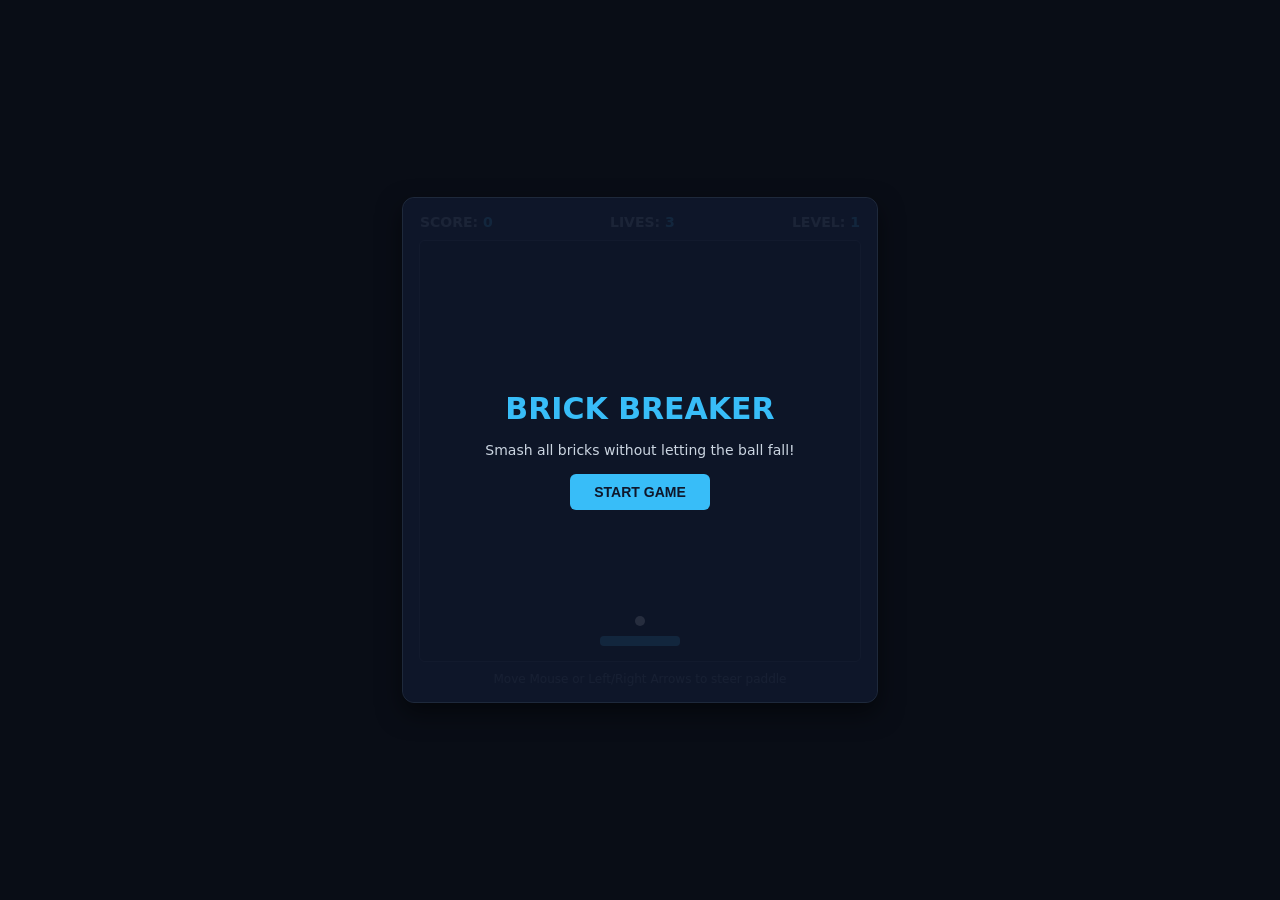
<file: games/breakout.html>
<!DOCTYPE html>
<html lang="en">
<head>
  <meta charset="UTF-8">
  <meta name="viewport" content="width=device-width, initial-scale=1.0">
  <title>Breakout Arcade</title>
  <style>
    * { box-sizing: border-box; margin: 0; padding: 0; user-select: none; }
    body {
      background: #090d16;
      color: #fff;
      font-family: system-ui, -apple-system, sans-serif;
      display: flex;
      flex-direction: column;
      align-items: center;
      justify-content: center;
      min-height: 100vh;
      overflow: hidden;
    }
    .game-card {
      position: relative;
      background: #0f172a;
      border: 1px solid #1e293b;
      border-radius: 12px;
      padding: 16px;
      display: flex;
      flex-direction: column;
      align-items: center;
      gap: 10px;
      box-shadow: 0 10px 25px rgba(0,0,0,0.5);
    }
    .hud {
      display: flex;
      justify-content: space-between;
      width: 440px;
      font-size: 14px;
      font-weight: 700;
      color: #94a3b8;
    }
    .hud span { color: #38bdf8; }
    canvas {
      background: #020617;
      border: 1px solid #334155;
      border-radius: 6px;
      display: block;
      cursor: none;
    }
    .overlay {
      position: absolute;
      top: 0; left: 0; width: 100%; height: 100%;
      background: rgba(15, 23, 42, 0.9);
      display: flex;
      flex-direction: column;
      align-items: center;
      justify-content: center;
      gap: 16px;
      border-radius: 12px;
    }
    .overlay.hidden { display: none; }
    .btn {
      background: #38bdf8;
      color: #0f172a;
      border: none;
      padding: 10px 24px;
      font-weight: 800;
      font-size: 14px;
      border-radius: 6px;
      cursor: pointer;
    }
    .btn:hover { background: #0284c7; color: white; }
  </style>
</head>
<body>
  <div class="game-card">
    <div class="hud">
      <div>SCORE: <span id="scoreVal">0</span></div>
      <div>LIVES: <span id="livesVal">3</span></div>
      <div>LEVEL: <span id="levelVal">1</span></div>
    </div>
    <canvas id="canvas" width="440" height="420"></canvas>
    <div style="font-size: 12px; color: #64748b;">Move Mouse or Left/Right Arrows to steer paddle</div>

    <div id="startOverlay" class="overlay">
      <h2 style="font-size: 30px; font-weight: 800; color: #38bdf8;">BRICK BREAKER</h2>
      <p style="color: #cbd5e1; font-size: 14px;">Smash all bricks without letting the ball fall!</p>
      <button class="btn" id="startBtn">START GAME</button>
    </div>

    <div id="gameOverOverlay" class="overlay hidden">
      <h2 id="endTitle" style="font-size: 28px; font-weight: 800; color: #ef4444;">GAME OVER</h2>
      <p style="font-size: 16px;">Final Score: <span id="finalScore" style="color: #38bdf8; font-weight: bold;">0</span></p>
      <button class="btn" id="restartBtn">PLAY AGAIN</button>
    </div>
  </div>

  <script>
    const canvas = document.getElementById('canvas');
    const ctx = canvas.getContext('2d');
    const scoreVal = document.getElementById('scoreVal');
    const livesVal = document.getElementById('livesVal');
    const levelVal = document.getElementById('levelVal');
    const finalScore = document.getElementById('finalScore');
    const endTitle = document.getElementById('endTitle');
    const startOverlay = document.getElementById('startOverlay');
    const gameOverOverlay = document.getElementById('gameOverOverlay');
    const startBtn = document.getElementById('startBtn');
    const restartBtn = document.getElementById('restartBtn');

    // Audio
    const audioCtx = new (window.AudioContext || window.webkitAudioContext)();
    function playTone(freq, type = 'sine', duration = 0.05) {
      if (audioCtx.state === 'suspended') audioCtx.resume();
      try {
        const osc = audioCtx.createOscillator();
        const g = audioCtx.createGain();
        osc.type = type;
        osc.frequency.setValueAtTime(freq, audioCtx.currentTime);
        g.gain.setValueAtTime(0.05, audioCtx.currentTime);
        g.gain.exponentialRampToValueAtTime(0.001, audioCtx.currentTime + duration);
        osc.connect(g);
        g.connect(audioCtx.destination);
        osc.start();
        osc.stop(audioCtx.currentTime + duration);
      } catch (e) {}
    }

    let isRunning = false;
    let score = 0;
    let lives = 3;
    let level = 1;
    let paddle = { x: 180, y: 395, w: 80, h: 10, speed: 6 };
    let ball = { x: 220, y: 380, r: 5, vx: 3, vy: -4 };
    let bricks = [];
    const BRICK_ROWS = 5;
    const BRICK_COLS = 8;
    const BRICK_COLORS = ['#ef4444', '#f97316', '#eab308', '#22c55e', '#3b82f6'];
    let keys = {};

    function initBricks() {
      bricks = [];
      const w = 48;
      const h = 16;
      const pad = 6;
      const offsetTop = 40;
      const offsetLeft = (canvas.width - (BRICK_COLS * (w + pad) - pad)) / 2;

      for (let r = 0; r < BRICK_ROWS; r++) {
        for (let c = 0; c < BRICK_COLS; c++) {
          bricks.push({
            x: offsetLeft + c * (w + pad),
            y: offsetTop + r * (h + pad),
            w, h,
            color: BRICK_COLORS[r % BRICK_COLORS.length],
            points: (BRICK_ROWS - r) * 10,
            active: true
          });
        }
      }
    }

    function initGame() {
      score = 0;
      lives = 3;
      level = 1;
      scoreVal.textContent = 0;
      livesVal.textContent = 3;
      levelVal.textContent = 1;
      resetBall();
      initBricks();
      isRunning = true;
      startOverlay.classList.add('hidden');
      gameOverOverlay.classList.add('hidden');
      loop();
    }

    function resetBall() {
      ball.x = canvas.width / 2;
      ball.y = paddle.y - 12;
      const angle = (Math.random() * 0.6 - 0.3);
      const speed = 4.5 + level * 0.5;
      ball.vx = speed * Math.sin(angle);
      ball.vy = -speed * Math.cos(angle);
    }

    function update() {
      if (!isRunning) return;

      // Keyboard paddle steering
      if (keys['ArrowLeft'] || keys['KeyA']) paddle.x = Math.max(0, paddle.x - paddle.speed);
      if (keys['ArrowRight'] || keys['KeyD']) paddle.x = Math.min(canvas.width - paddle.w, paddle.x + paddle.speed);

      // Ball move
      ball.x += ball.vx;
      ball.y += ball.vy;

      // Wall bounce
      if (ball.x - ball.r < 0) { ball.x = ball.r; ball.vx *= -1; playTone(300); }
      if (ball.x + ball.r > canvas.width) { ball.x = canvas.width - ball.r; ball.vx *= -1; playTone(300); }
      if (ball.y - ball.r < 0) { ball.y = ball.r; ball.vy *= -1; playTone(350); }

      // Bottom death
      if (ball.y + ball.r > canvas.height) {
        lives--;
        livesVal.textContent = lives;
        playTone(150, 'sawtooth', 0.2);
        if (lives <= 0) {
          endGame(false);
          return;
        } else {
          resetBall();
        }
      }

      // Paddle hit
      if (
        ball.y + ball.r >= paddle.y &&
        ball.y - ball.r <= paddle.y + paddle.h &&
        ball.x >= paddle.x &&
        ball.x <= paddle.x + paddle.w
      ) {
        ball.y = paddle.y - ball.r;
        const hitPos = (ball.x - (paddle.x + paddle.w / 2)) / (paddle.w / 2);
        const speed = Math.hypot(ball.vx, ball.vy);
        ball.vx = hitPos * speed * 0.85;
        ball.vy = -Math.sqrt(Math.max(1, speed * speed - ball.vx * ball.vx));
        playTone(480, 'triangle', 0.08);
      }

      // Brick hit
      let remaining = 0;
      for (const b of bricks) {
        if (!b.active) continue;
        remaining++;
        if (
          ball.x + ball.r > b.x &&
          ball.x - ball.r < b.x + b.w &&
          ball.y + ball.r > b.y &&
          ball.y - ball.r < b.y + b.h
        ) {
          b.active = false;
          ball.vy *= -1;
          score += b.points;
          scoreVal.textContent = score;
          playTone(600 + b.points * 5, 'sine', 0.06);
          break;
        }
      }

      // Check level clear
      if (remaining === 0) {
        level++;
        levelVal.textContent = level;
        initBricks();
        resetBall();
      }
    }

    function draw() {
      ctx.fillStyle = '#020617';
      ctx.fillRect(0, 0, canvas.width, canvas.height);

      // Paddle
      ctx.fillStyle = '#38bdf8';
      ctx.beginPath();
      ctx.roundRect(paddle.x, paddle.y, paddle.w, paddle.h, 4);
      ctx.fill();

      // Ball
      ctx.fillStyle = '#ffffff';
      ctx.beginPath();
      ctx.arc(ball.x, ball.y, ball.r, 0, Math.PI * 2);
      ctx.fill();

      // Bricks
      for (const b of bricks) {
        if (!b.active) continue;
        ctx.fillStyle = b.color;
        ctx.beginPath();
        ctx.roundRect(b.x, b.y, b.w, b.h, 3);
        ctx.fill();
      }
    }

    function endGame(won) {
      isRunning = false;
      finalScore.textContent = score;
      endTitle.textContent = won ? 'YOU WIN!' : 'GAME OVER';
      endTitle.style.color = won ? '#22c55e' : '#ef4444';
      gameOverOverlay.classList.remove('hidden');
    }

    function loop() {
      if (!isRunning) return;
      update();
      draw();
      requestAnimationFrame(loop);
    }

    // Mouse steering
    canvas.addEventListener('mousemove', (e) => {
      const rect = canvas.getBoundingClientRect();
      const mouseX = e.clientX - rect.left;
      paddle.x = Math.max(0, Math.min(canvas.width - paddle.w, mouseX - paddle.w / 2));
    });

    window.addEventListener('keydown', (e) => { keys[e.code] = true; });
    window.addEventListener('keyup', (e) => { keys[e.code] = false; });

    startBtn.addEventListener('click', initGame);
    restartBtn.addEventListener('click', initGame);
    draw();
  </script>
</body>
</html>
</file>
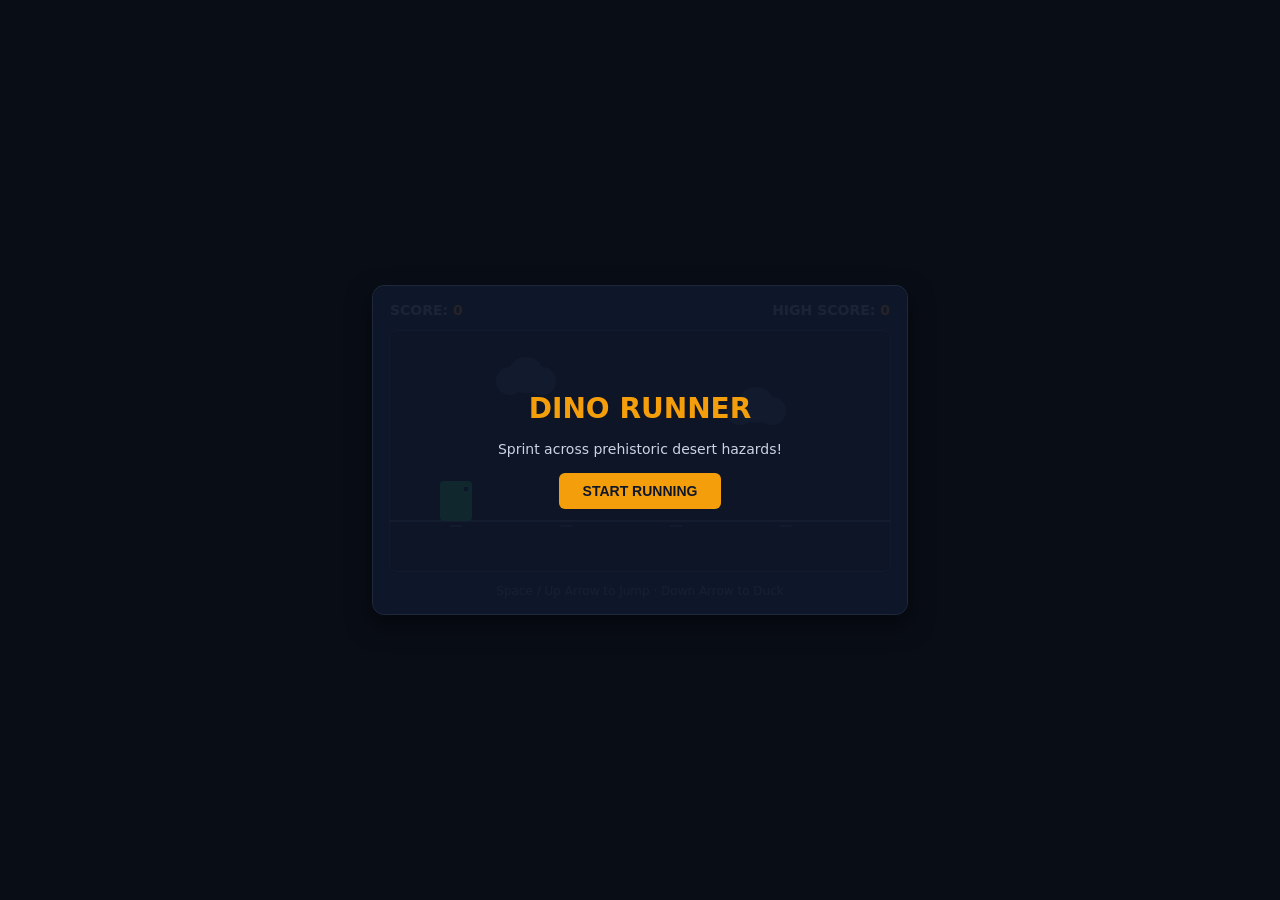
<file: games/dino-run.html>
<!DOCTYPE html>
<html lang="en">
<head>
  <meta charset="UTF-8">
  <meta name="viewport" content="width=device-width, initial-scale=1.0">
  <title>Dino Runner</title>
  <style>
    * { box-sizing: border-box; margin: 0; padding: 0; user-select: none; }
    body {
      background: #090d16;
      color: #fff;
      font-family: system-ui, -apple-system, sans-serif;
      display: flex;
      flex-direction: column;
      align-items: center;
      justify-content: center;
      min-height: 100vh;
      overflow: hidden;
    }
    .box {
      position: relative;
      background: #0f172a;
      border: 1px solid #1e293b;
      border-radius: 12px;
      padding: 16px;
      box-shadow: 0 10px 25px rgba(0,0,0,0.5);
      display: flex;
      flex-direction: column;
      align-items: center;
      gap: 12px;
    }
    .hud {
      display: flex;
      justify-content: space-between;
      width: 500px;
      font-size: 14px;
      font-weight: 700;
      color: #94a3b8;
    }
    .hud span { color: #f59e0b; }
    canvas {
      background: #020617;
      border: 1px solid #334155;
      border-radius: 8px;
      display: block;
    }
    .overlay {
      position: absolute;
      top: 0; left: 0; width: 100%; height: 100%;
      background: rgba(15, 23, 42, 0.9);
      display: flex;
      flex-direction: column;
      align-items: center;
      justify-content: center;
      gap: 16px;
      border-radius: 12px;
    }
    .overlay.hidden { display: none; }
    .btn {
      background: #f59e0b;
      color: #0f172a;
      border: none;
      padding: 10px 24px;
      font-weight: 800;
      font-size: 14px;
      border-radius: 6px;
      cursor: pointer;
    }
    .btn:hover { background: #d97706; }
  </style>
</head>
<body>
  <div class="box">
    <div class="hud">
      <div>SCORE: <span id="scoreVal">0</span></div>
      <div>HIGH SCORE: <span id="highVal">0</span></div>
    </div>
    <canvas id="canvas" width="500" height="240"></canvas>
    <div style="font-size: 12px; color: #64748b;">Space / Up Arrow to Jump · Down Arrow to Duck</div>

    <div id="startOverlay" class="overlay">
      <h2 style="font-size: 28px; font-weight: 800; color: #f59e0b;">DINO RUNNER</h2>
      <p style="color: #cbd5e1; font-size: 14px;">Sprint across prehistoric desert hazards!</p>
      <button class="btn" id="startBtn">START RUNNING</button>
    </div>

    <div id="gameOverOverlay" class="overlay hidden">
      <h2 style="font-size: 26px; font-weight: 800; color: #ef4444;">EXTINCT!</h2>
      <p style="font-size: 16px;">Score: <span id="finalScore" style="color: #f59e0b; font-weight: bold;">0</span></p>
      <button class="btn" id="restartBtn">RUN AGAIN</button>
    </div>
  </div>

  <script>
    const canvas = document.getElementById('canvas');
    const ctx = canvas.getContext('2d');
    const scoreVal = document.getElementById('scoreVal');
    const highVal = document.getElementById('highVal');
    const finalScore = document.getElementById('finalScore');
    const startOverlay = document.getElementById('startOverlay');
    const gameOverOverlay = document.getElementById('gameOverOverlay');
    const startBtn = document.getElementById('startBtn');
    const restartBtn = document.getElementById('restartBtn');

    let highScore = parseInt(localStorage.getItem('dino_high') || '0', 10);
    highVal.textContent = highScore;

    // Web Audio
    const audioCtx = new (window.AudioContext || window.webkitAudioContext)();
    function playTone(freq, type = 'sine', duration = 0.06) {
      if (audioCtx.state === 'suspended') audioCtx.resume();
      try {
        const osc = audioCtx.createOscillator();
        const g = audioCtx.createGain();
        osc.type = type;
        osc.frequency.setValueAtTime(freq, audioCtx.currentTime);
        g.gain.setValueAtTime(0.04, audioCtx.currentTime);
        g.gain.exponentialRampToValueAtTime(0.001, audioCtx.currentTime + duration);
        osc.connect(g);
        g.connect(audioCtx.destination);
        osc.start();
        osc.stop(audioCtx.currentTime + duration);
      } catch(e) {}
    }

    const GROUND_Y = 190;
    let dino = { x: 50, y: GROUND_Y - 40, w: 32, h: 40, vy: 0, jumping: false, ducking: false };
    let obstacles = [];
    let clouds = [{ x: 120, y: 50 }, { x: 350, y: 80 }];
    let speed = 4.5;
    let score = 0;
    let frame = 0;
    let isRunning = false;

    function resetGame() {
      dino = { x: 50, y: GROUND_Y - 40, w: 32, h: 40, vy: 0, jumping: false, ducking: false };
      obstacles = [];
      score = 0;
      frame = 0;
      speed = 4.5;
      scoreVal.textContent = 0;
      isRunning = true;
      startOverlay.classList.add('hidden');
      gameOverOverlay.classList.add('hidden');
      loop();
    }

    function jump() {
      if (!isRunning) { resetGame(); return; }
      if (!dino.jumping) {
        dino.vy = -10.5;
        dino.jumping = true;
        playTone(380, 'square', 0.05);
      }
    }

    function update() {
      if (!isRunning) return;
      frame++;
      score = Math.floor(frame / 6);
      scoreVal.textContent = score;

      if (score > highScore) {
        highScore = score;
        highVal.textContent = highScore;
        localStorage.setItem('dino_high', highScore);
      }

      speed = 4.5 + Math.min(6, score * 0.004);

      // Dino physics
      if (dino.jumping) {
        dino.vy += 0.58; // Gravity
        dino.y += dino.vy;
        if (dino.y >= GROUND_Y - (dino.ducking ? 25 : 40)) {
          dino.y = GROUND_Y - (dino.ducking ? 25 : 40);
          dino.jumping = false;
          dino.vy = 0;
        }
      }

      // Height adjustment for ducking
      if (dino.ducking) {
        dino.h = 24;
        dino.w = 42;
        if (!dino.jumping) dino.y = GROUND_Y - 24;
      } else {
        dino.h = 40;
        dino.w = 32;
        if (!dino.jumping) dino.y = GROUND_Y - 40;
      }

      // Obstacle spawning
      if (frame % Math.floor(90 / (speed / 4.5) + Math.random() * 40) === 0) {
        const type = Math.random() < 0.3 ? 'bird' : 'cactus';
        if (type === 'cactus') {
          obstacles.push({ x: canvas.width, y: GROUND_Y - 36, w: 20, h: 36, type: 'cactus' });
        } else {
          // Bird flies at head height
          obstacles.push({ x: canvas.width, y: GROUND_Y - 46, w: 28, h: 20, type: 'bird' });
        }
      }

      // Obstacles update & collision
      for (let i = obstacles.length - 1; i >= 0; i--) {
        const ob = obstacles[i];
        ob.x -= speed;

        // Collision check
        if (
          dino.x < ob.x + ob.w &&
          dino.x + dino.w > ob.x &&
          dino.y < ob.y + ob.h &&
          dino.y + dino.h > ob.y
        ) {
          return onGameOver();
        }

        if (ob.x + ob.w < 0) obstacles.splice(i, 1);
      }

      // Clouds
      clouds.forEach(c => {
        c.x -= 0.8;
        if (c.x < -60) c.x = canvas.width + 20;
      });
    }

    function draw() {
      ctx.fillStyle = '#020617';
      ctx.fillRect(0, 0, canvas.width, canvas.height);

      // Clouds
      ctx.fillStyle = '#334155';
      clouds.forEach(c => {
        ctx.beginPath();
        ctx.arc(c.x, c.y, 14, 0, Math.PI * 2);
        ctx.arc(c.x + 16, c.y - 6, 18, 0, Math.PI * 2);
        ctx.arc(c.x + 32, c.y, 14, 0, Math.PI * 2);
        ctx.fill();
      });

      // Ground line
      ctx.strokeStyle = '#475569';
      ctx.lineWidth = 2;
      ctx.beginPath();
      ctx.moveTo(0, GROUND_Y);
      ctx.lineTo(canvas.width, GROUND_Y);
      ctx.stroke();

      // Ground bumps
      ctx.fillStyle = '#334155';
      for (let i = 0; i < 5; i++) {
        const bx = (frame * speed * 0.8 + i * 110) % canvas.width;
        ctx.fillRect(canvas.width - bx, GROUND_Y + 4, 12, 2);
      }

      // Dino
      ctx.fillStyle = '#22c55e';
      ctx.beginPath();
      ctx.roundRect(dino.x, dino.y, dino.w, dino.h, 4);
      ctx.fill();
      // Eye
      ctx.fillStyle = '#0f172a';
      ctx.fillRect(dino.x + dino.w - 8, dino.y + 6, 4, 4);

      // Obstacles
      obstacles.forEach(ob => {
        if (ob.type === 'cactus') {
          ctx.fillStyle = '#10b981';
          ctx.fillRect(ob.x + 6, ob.y, 8, ob.h);
          ctx.fillRect(ob.x, ob.y + 10, 6, 12);
          ctx.fillRect(ob.x + 14, ob.y + 14, 6, 10);
        } else {
          // Bird
          ctx.fillStyle = '#f59e0b';
          ctx.fillRect(ob.x, ob.y + 6, ob.w, 10);
          // Wing flap
          const flapOffset = (frame % 16 < 8) ? -8 : 8;
          ctx.fillRect(ob.x + 8, ob.y + 6 + flapOffset, 8, 6);
        }
      });
    }

    function onGameOver() {
      isRunning = false;
      playTone(160, 'sawtooth', 0.25);
      finalScore.textContent = score;
      gameOverOverlay.classList.remove('hidden');
    }

    function loop() {
      if (!isRunning) return;
      update();
      draw();
      requestAnimationFrame(loop);
    }

    window.addEventListener('keydown', (e) => {
      if (e.code === 'Space' || e.code === 'ArrowUp') {
        e.preventDefault();
        jump();
      } else if (e.code === 'ArrowDown') {
        e.preventDefault();
        dino.ducking = true;
      }
    });

    window.addEventListener('keyup', (e) => {
      if (e.code === 'ArrowDown') dino.ducking = false;
    });

    startBtn.addEventListener('click', resetGame);
    restartBtn.addEventListener('click', resetGame);
    draw();
  </script>
</body>
</html>
</file>
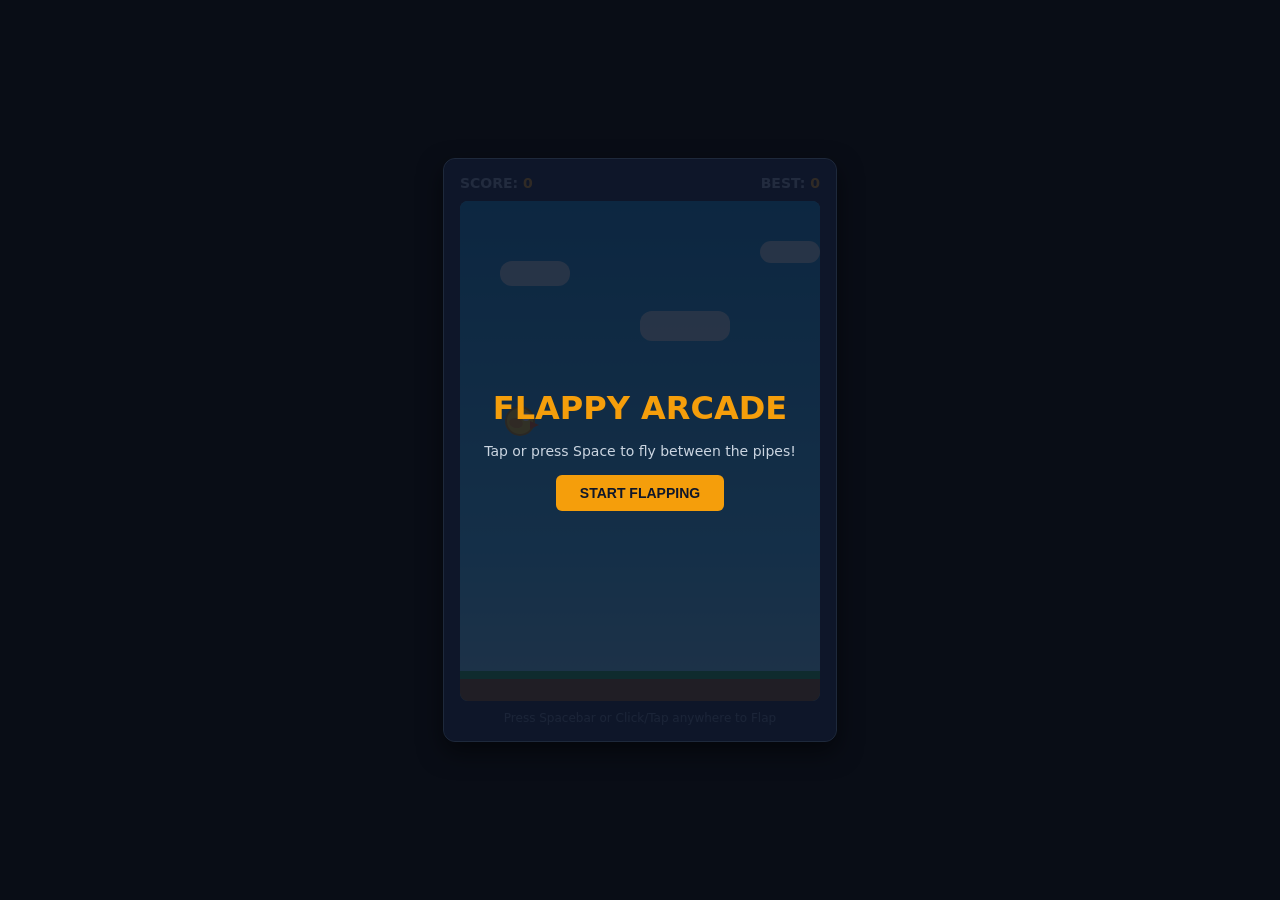
<file: games/flappy-bird.html>
<!DOCTYPE html>
<html lang="en">
<head>
  <meta charset="UTF-8">
  <meta name="viewport" content="width=device-width, initial-scale=1.0">
  <title>Flappy Arcade</title>
  <style>
    * { box-sizing: border-box; margin: 0; padding: 0; user-select: none; }
    body {
      background: #090d16;
      color: #fff;
      font-family: system-ui, -apple-system, sans-serif;
      display: flex;
      flex-direction: column;
      align-items: center;
      justify-content: center;
      min-height: 100vh;
      overflow: hidden;
    }
    .game-box {
      position: relative;
      background: #0f172a;
      border: 1px solid #1e293b;
      border-radius: 12px;
      padding: 16px;
      box-shadow: 0 10px 25px rgba(0,0,0,0.5);
      display: flex;
      flex-direction: column;
      align-items: center;
      gap: 10px;
    }
    canvas {
      background: #38bdf8;
      border-radius: 8px;
      display: block;
      cursor: pointer;
    }
    .hud {
      display: flex;
      justify-content: space-between;
      width: 360px;
      font-size: 14px;
      font-weight: 700;
      color: #94a3b8;
    }
    .hud span { color: #f59e0b; }
    .hint {
      font-size: 12px;
      color: #64748b;
    }
    .btn {
      background: #f59e0b;
      color: #0f172a;
      border: none;
      padding: 10px 24px;
      font-weight: 800;
      border-radius: 6px;
      cursor: pointer;
      font-size: 14px;
    }
    .btn:hover { background: #d97706; }
    .overlay {
      position: absolute;
      top: 0; left: 0; width: 100%; height: 100%;
      background: rgba(15, 23, 42, 0.85);
      display: flex;
      flex-direction: column;
      align-items: center;
      justify-content: center;
      gap: 16px;
      border-radius: 12px;
    }
    .overlay.hidden { display: none; }
  </style>
</head>
<body>
  <div class="game-box">
    <div class="hud">
      <div>SCORE: <span id="scoreVal">0</span></div>
      <div>BEST: <span id="bestVal">0</span></div>
    </div>
    <canvas id="canvas" width="360" height="500"></canvas>
    <div class="hint">Press Spacebar or Click/Tap anywhere to Flap</div>

    <div id="startOverlay" class="overlay">
      <h2 style="font-size: 32px; color: #f59e0b; font-weight: 800;">FLAPPY ARCADE</h2>
      <p style="color: #cbd5e1; font-size: 14px;">Tap or press Space to fly between the pipes!</p>
      <button class="btn" id="startBtn">START FLAPPING</button>
    </div>

    <div id="gameOverOverlay" class="overlay hidden">
      <h2 style="font-size: 28px; color: #ef4444; font-weight: 800;">GAME OVER</h2>
      <p style="font-size: 16px;">Score: <span id="finalScore" style="color: #f59e0b; font-weight: bold;">0</span></p>
      <button class="btn" id="restartBtn">TRY AGAIN</button>
    </div>
  </div>

  <script>
    const canvas = document.getElementById('canvas');
    const ctx = canvas.getContext('2d');
    const scoreVal = document.getElementById('scoreVal');
    const bestVal = document.getElementById('bestVal');
    const finalScore = document.getElementById('finalScore');
    const startOverlay = document.getElementById('startOverlay');
    const gameOverOverlay = document.getElementById('gameOverOverlay');
    const startBtn = document.getElementById('startBtn');
    const restartBtn = document.getElementById('restartBtn');

    let best = parseInt(localStorage.getItem('flappy_best') || '0', 10);
    bestVal.textContent = best;

    // Web Audio
    const audioCtx = new (window.AudioContext || window.webkitAudioContext)();
    function playTone(freq, type = 'sine', duration = 0.08) {
      if (audioCtx.state === 'suspended') audioCtx.resume();
      try {
        const osc = audioCtx.createOscillator();
        const g = audioCtx.createGain();
        osc.type = type;
        osc.frequency.setValueAtTime(freq, audioCtx.currentTime);
        g.gain.setValueAtTime(0.06, audioCtx.currentTime);
        g.gain.exponentialRampToValueAtTime(0.001, audioCtx.currentTime + duration);
        osc.connect(g);
        g.connect(audioCtx.destination);
        osc.start();
        osc.stop(audioCtx.currentTime + duration);
      } catch(e) {}
    }

    let bird = { x: 60, y: 220, vy: 0, gravity: 0.38, jump: -6.5, radius: 14 };
    let pipes = [];
    let clouds = [
      { x: 40, y: 60, w: 70, h: 25 },
      { x: 180, y: 110, w: 90, h: 30 },
      { x: 300, y: 40, w: 60, h: 22 }
    ];
    let score = 0;
    let isRunning = false;
    let frame = 0;
    const PIPE_GAP = 130;
    const PIPE_WIDTH = 52;

    function resetGame() {
      bird = { x: 60, y: 220, vy: 0, gravity: 0.38, jump: -6.5, radius: 14 };
      pipes = [];
      score = 0;
      frame = 0;
      scoreVal.textContent = 0;
      isRunning = true;
      startOverlay.classList.add('hidden');
      gameOverOverlay.classList.add('hidden');
      loop();
    }

    function flap() {
      if (!isRunning) return;
      bird.vy = bird.jump;
      playTone(400, 'square', 0.06);
    }

    function update() {
      if (!isRunning) return;
      frame++;
      bird.vy += bird.gravity;
      bird.y += bird.vy;

      // Spawn pipes
      if (frame % 100 === 0) {
        const topHeight = Math.floor(Math.random() * (canvas.height - PIPE_GAP - 120)) + 40;
        pipes.push({
          x: canvas.width,
          top: topHeight,
          bottom: topHeight + PIPE_GAP,
          passed: false
        });
      }

      // Move clouds
      clouds.forEach(c => {
        c.x -= 0.5;
        if (c.x + c.w < 0) c.x = canvas.width + 20;
      });

      // Move pipes & collision
      for (let i = pipes.length - 1; i >= 0; i--) {
        const p = pipes[i];
        p.x -= 2.2;

        // Score
        if (!p.passed && p.x + PIPE_WIDTH < bird.x) {
          p.passed = true;
          score++;
          scoreVal.textContent = score;
          playTone(660, 'triangle', 0.09);
          if (score > best) {
            best = score;
            bestVal.textContent = best;
            localStorage.setItem('flappy_best', best);
          }
        }

        // Collision detection with pipes
        if (bird.x + bird.radius > p.x && bird.x - bird.radius < p.x + PIPE_WIDTH) {
          if (bird.y - bird.radius < p.top || bird.y + bird.radius > p.bottom) {
            return onGameOver();
          }
        }

        // Remove offscreen pipes
        if (p.x + PIPE_WIDTH < 0) {
          pipes.splice(i, 1);
        }
      }

      // Floor & ceiling collision
      if (bird.y + bird.radius >= canvas.height - 30 || bird.y - bird.radius <= 0) {
        onGameOver();
      }
    }

    function draw() {
      // Sky
      const grad = ctx.createLinearGradient(0, 0, 0, canvas.height);
      grad.addColorStop(0, '#0284c7');
      grad.addColorStop(0.7, '#38bdf8');
      grad.addColorStop(1, '#7dd3fc');
      ctx.fillStyle = grad;
      ctx.fillRect(0, 0, canvas.width, canvas.height);

      // Clouds
      ctx.fillStyle = 'rgba(255, 255, 255, 0.7)';
      clouds.forEach(c => {
        ctx.beginPath();
        ctx.roundRect(c.x, c.y, c.w, c.h, 12);
        ctx.fill();
      });

      // Pipes
      pipes.forEach(p => {
        ctx.fillStyle = '#22c55e';
        ctx.strokeStyle = '#15803d';
        ctx.lineWidth = 3;

        // Top pipe
        ctx.fillRect(p.x, 0, PIPE_WIDTH, p.top);
        ctx.strokeRect(p.x, 0, PIPE_WIDTH, p.top);
        // Top cap
        ctx.fillRect(p.x - 4, p.top - 18, PIPE_WIDTH + 8, 18);
        ctx.strokeRect(p.x - 4, p.top - 18, PIPE_WIDTH + 8, 18);

        // Bottom pipe
        const bottomHeight = canvas.height - p.bottom;
        ctx.fillRect(p.x, p.bottom, PIPE_WIDTH, bottomHeight);
        ctx.strokeRect(p.x, p.bottom, PIPE_WIDTH, bottomHeight);
        // Bottom cap
        ctx.fillRect(p.x - 4, p.bottom, PIPE_WIDTH + 8, 18);
        ctx.strokeRect(p.x - 4, p.bottom, PIPE_WIDTH + 8, 18);
      });

      // Ground
      ctx.fillStyle = '#854d0e';
      ctx.fillRect(0, canvas.height - 30, canvas.width, 30);
      ctx.fillStyle = '#16a34a';
      ctx.fillRect(0, canvas.height - 30, canvas.width, 8);

      // Bird
      ctx.save();
      ctx.translate(bird.x, bird.y);
      const angle = Math.min(Math.PI / 4, Math.max(-Math.PI / 4, bird.vy * 0.08));
      ctx.rotate(angle);

      // Bird body
      ctx.fillStyle = '#facc15';
      ctx.beginPath();
      ctx.arc(0, 0, bird.radius, 0, Math.PI * 2);
      ctx.fill();
      ctx.lineWidth = 2;
      ctx.strokeStyle = '#ca8a04';
      ctx.stroke();

      // Wing
      ctx.fillStyle = '#f59e0b';
      ctx.beginPath();
      ctx.ellipse(-4, 2, 7, 5, 0.2, 0, Math.PI * 2);
      ctx.fill();

      // Eye
      ctx.fillStyle = '#ffffff';
      ctx.beginPath();
      ctx.arc(6, -4, 4, 0, Math.PI * 2);
      ctx.fill();
      ctx.fillStyle = '#0f172a';
      ctx.beginPath();
      ctx.arc(8, -4, 2, 0, Math.PI * 2);
      ctx.fill();

      // Beak
      ctx.fillStyle = '#ea580c';
      ctx.beginPath();
      ctx.moveTo(10, 0);
      ctx.lineTo(19, 4);
      ctx.lineTo(10, 8);
      ctx.closePath();
      ctx.fill();

      ctx.restore();
    }

    function onGameOver() {
      isRunning = false;
      playTone(180, 'sawtooth', 0.25);
      finalScore.textContent = score;
      gameOverOverlay.classList.remove('hidden');
    }

    function loop() {
      if (!isRunning) return;
      update();
      draw();
      requestAnimationFrame(loop);
    }

    window.addEventListener('keydown', (e) => {
      if (e.code === 'Space') {
        e.preventDefault();
        if (!isRunning) resetGame();
        else flap();
      }
    });

    canvas.addEventListener('click', () => {
      if (!isRunning) resetGame();
      else flap();
    });

    startBtn.addEventListener('click', resetGame);
    restartBtn.addEventListener('click', resetGame);
    draw();
  </script>
</body>
</html>
</file>
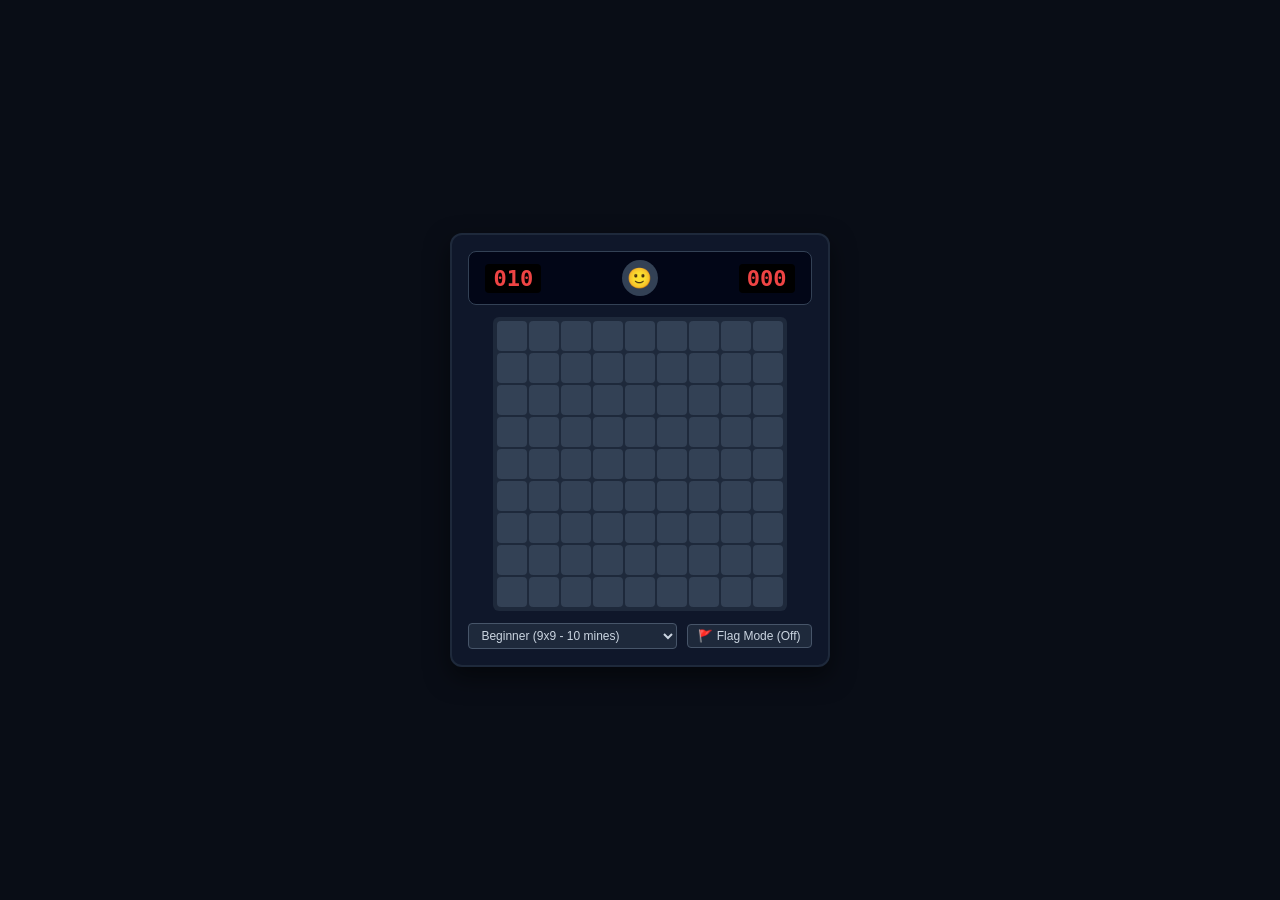
<file: games/minesweeper.html>
<!DOCTYPE html>
<html lang="en">
<head>
  <meta charset="UTF-8">
  <meta name="viewport" content="width=device-width, initial-scale=1.0">
  <title>Minesweeper Classic</title>
  <style>
    * { box-sizing: border-box; margin: 0; padding: 0; user-select: none; }
    body {
      background: #090d16;
      color: #f8fafc;
      font-family: -apple-system, BlinkMacSystemFont, "Segoe UI", Roboto, sans-serif;
      display: flex;
      flex-direction: column;
      align-items: center;
      justify-content: center;
      min-height: 100vh;
      overflow: hidden;
    }
    .game-panel {
      background: #0f172a;
      border: 2px solid #1e293b;
      border-radius: 12px;
      padding: 16px;
      display: flex;
      flex-direction: column;
      align-items: center;
      gap: 12px;
      box-shadow: 0 10px 25px rgba(0,0,0,0.5);
    }
    .header-bar {
      display: flex;
      justify-content: space-between;
      align-items: center;
      width: 100%;
      background: #020617;
      padding: 8px 16px;
      border-radius: 8px;
      border: 1px solid #334155;
    }
    .lcd-counter {
      font-family: monospace;
      font-size: 22px;
      font-weight: 800;
      color: #ef4444;
      background: #000;
      padding: 2px 8px;
      border-radius: 4px;
      min-width: 50px;
      text-align: center;
    }
    .face-btn {
      background: #334155;
      border: none;
      font-size: 20px;
      width: 36px;
      height: 36px;
      border-radius: 50%;
      cursor: pointer;
      display: flex;
      align-items: center;
      justify-content: center;
    }
    .face-btn:hover { background: #475569; }
    .grid {
      display: grid;
      gap: 2px;
      background: #1e293b;
      padding: 4px;
      border-radius: 6px;
    }
    .cell {
      width: 30px;
      height: 30px;
      background: #334155;
      display: flex;
      align-items: center;
      justify-content: center;
      font-size: 14px;
      font-weight: 800;
      border-radius: 4px;
      cursor: pointer;
      transition: background 0.1s;
    }
    .cell:hover:not(.revealed) { background: #475569; }
    .cell.revealed {
      background: #0f172a;
      cursor: default;
    }
    .cell.mine { background: #ef4444 !important; }
    .c-1 { color: #38bdf8; }
    .c-2 { color: #22c55e; }
    .c-3 { color: #ef4444; }
    .c-4 { color: #818cf8; }
    .c-5 { color: #f59e0b; }
    .c-6 { color: #06b6d4; }
    .c-7 { color: #f43f5e; }
    .c-8 { color: #ffffff; }

    .tools-bar {
      display: flex;
      gap: 10px;
      font-size: 12px;
      color: #94a3b8;
      align-items: center;
    }
    .toggle-flag-btn {
      background: #1e293b;
      border: 1px solid #475569;
      color: #cbd5e1;
      padding: 4px 10px;
      border-radius: 4px;
      cursor: pointer;
      font-size: 12px;
      display: flex;
      align-items: center;
      gap: 4px;
    }
    .toggle-flag-btn.active {
      background: #d97706;
      color: #fff;
      border-color: #f59e0b;
    }
    .diff-select {
      background: #1e293b;
      color: #cbd5e1;
      border: 1px solid #475569;
      padding: 4px 8px;
      border-radius: 4px;
      font-size: 12px;
      cursor: pointer;
    }
  </style>
</head>
<body>
  <div class="game-panel">
    <div class="header-bar">
      <div class="lcd-counter" id="mineCounter">010</div>
      <button class="face-btn" id="faceBtn">🙂</button>
      <div class="lcd-counter" id="timerCounter">000</div>
    </div>
    <div class="grid" id="grid"></div>
    <div class="tools-bar">
      <select id="diffSelect" class="diff-select">
        <option value="9">Beginner (9x9 - 10 mines)</option>
        <option value="12">Intermediate (12x12 - 20 mines)</option>
      </select>
      <button id="flagModeBtn" class="toggle-flag-btn">🚩 Flag Mode (Off)</button>
    </div>
  </div>

  <script>
    let rows = 9, cols = 9, mineCount = 10;
    let grid = [];
    let isGameOver = false;
    let isWon = false;
    let timer = 0;
    let timerInterval = null;
    let firstClick = true;
    let flagMode = false;
    let remainingFlags = 10;

    const gridEl = document.getElementById('grid');
    const mineCounter = document.getElementById('mineCounter');
    const timerCounter = document.getElementById('timerCounter');
    const faceBtn = document.getElementById('faceBtn');
    const diffSelect = document.getElementById('diffSelect');
    const flagModeBtn = document.getElementById('flagModeBtn');

    function initGame() {
      const size = parseInt(diffSelect.value, 10);
      rows = size;
      cols = size;
      mineCount = size === 9 ? 10 : 20;
      remainingFlags = mineCount;
      mineCounter.textContent = String(remainingFlags).padStart(3, '0');
      timer = 0;
      timerCounter.textContent = '000';
      clearInterval(timerInterval);
      timerInterval = null;
      isGameOver = false;
      isWon = false;
      firstClick = true;
      faceBtn.textContent = '🙂';

      gridEl.style.gridTemplateColumns = `repeat(${cols}, 30px)`;
      gridEl.innerHTML = '';
      grid = [];

      for (let r = 0; r < rows; r++) {
        grid[r] = [];
        for (let c = 0; c < cols; c++) {
          const cell = {
            r, c,
            isMine: false,
            revealed: false,
            flagged: false,
            neighborMines: 0,
            el: document.createElement('div')
          };
          cell.el.className = 'cell';
          cell.el.addEventListener('click', () => onCellClick(r, c));
          cell.el.addEventListener('contextmenu', (e) => {
            e.preventDefault();
            toggleFlag(r, c);
          });
          gridEl.appendChild(cell.el);
          grid[r][c] = cell;
        }
      }
    }

    function plantMines(safeR, safeC) {
      let planted = 0;
      while (planted < mineCount) {
        const r = Math.floor(Math.random() * rows);
        const c = Math.floor(Math.random() * cols);
        if ((r === safeR && c === safeC) || grid[r][c].isMine) continue;
        grid[r][c].isMine = true;
        planted++;
      }

      // Calculate neighbor counts
      for (let r = 0; r < rows; r++) {
        for (let c = 0; c < cols; c++) {
          if (grid[r][c].isMine) continue;
          let count = 0;
          for (let dr = -1; dr <= 1; dr++) {
            for (let dc = -1; dc <= 1; dc++) {
              const nr = r + dr, nc = c + dc;
              if (nr >= 0 && nr < rows && nc >= 0 && nc < cols && grid[nr][nc].isMine) {
                count++;
              }
            }
          }
          grid[r][c].neighborMines = count;
        }
      }
    }

    function startTimer() {
      timerInterval = setInterval(() => {
        timer++;
        timerCounter.textContent = String(Math.min(999, timer)).padStart(3, '0');
      }, 1000);
    }

    function toggleFlag(r, c) {
      if (isGameOver || isWon) return;
      const cell = grid[r][c];
      if (cell.revealed) return;

      cell.flagged = !cell.flagged;
      cell.el.textContent = cell.flagged ? '🚩' : '';
      remainingFlags += cell.flagged ? -1 : 1;
      mineCounter.textContent = String(Math.max(0, remainingFlags)).padStart(3, '0');
    }

    function onCellClick(r, c) {
      if (isGameOver || isWon) return;
      if (flagMode) return toggleFlag(r, c);

      const cell = grid[r][c];
      if (cell.flagged || cell.revealed) return;

      if (firstClick) {
        firstClick = false;
        plantMines(r, c);
        startTimer();
      }

      if (cell.isMine) {
        cell.el.classList.add('mine');
        cell.el.textContent = '💣';
        endGame(false);
        return;
      }

      reveal(r, c);
      checkWin();
    }

    function reveal(r, c) {
      if (r < 0 || r >= rows || c < 0 || c >= cols) return;
      const cell = grid[r][c];
      if (cell.revealed || cell.flagged || cell.isMine) return;

      cell.revealed = true;
      cell.el.classList.add('revealed');

      if (cell.neighborMines > 0) {
        cell.el.textContent = cell.neighborMines;
        cell.el.classList.add(`c-${cell.neighborMines}`);
      } else {
        // Cascade empty cells
        for (let dr = -1; dr <= 1; dr++) {
          for (let dc = -1; dc <= 1; dc++) {
            reveal(r + dr, c + dc);
          }
        }
      }
    }

    function checkWin() {
      let unrevealedSafe = 0;
      for (let r = 0; r < rows; r++) {
        for (let c = 0; c < cols; c++) {
          if (!grid[r][c].isMine && !grid[r][c].revealed) {
            unrevealedSafe++;
          }
        }
      }
      if (unrevealedSafe === 0) {
        endGame(true);
      }
    }

    function endGame(won) {
      clearInterval(timerInterval);
      isGameOver = !won;
      isWon = won;
      faceBtn.textContent = won ? '😎' : '😵';

      // Reveal all mines
      for (let r = 0; r < rows; r++) {
        for (let c = 0; c < cols; c++) {
          const cell = grid[r][c];
          if (cell.isMine) {
            if (won) {
              cell.el.textContent = '🚩';
            } else if (!cell.el.classList.contains('mine')) {
              cell.el.textContent = '💣';
            }
          }
        }
      }
    }

    faceBtn.addEventListener('click', initGame);
    diffSelect.addEventListener('change', initGame);
    flagModeBtn.addEventListener('click', () => {
      flagMode = !flagMode;
      flagModeBtn.classList.toggle('active', flagMode);
      flagModeBtn.textContent = flagMode ? '🚩 Flag Mode (ON)' : '🚩 Flag Mode (Off)';
    });

    initGame();
  </script>
</body>
</html>
</file>
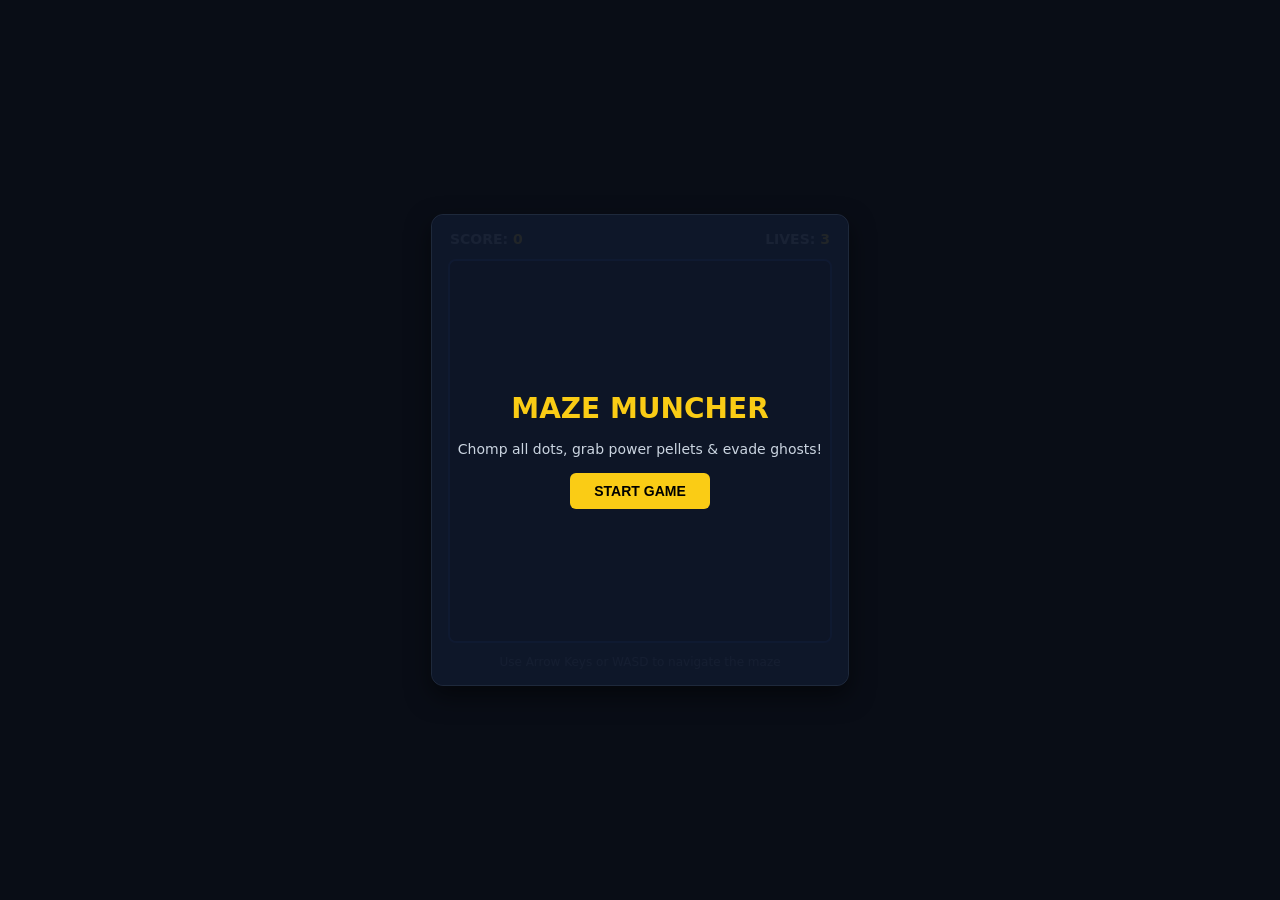
<file: games/pac-maze.html>
<!DOCTYPE html>
<html lang="en">
<head>
  <meta charset="UTF-8">
  <meta name="viewport" content="width=device-width, initial-scale=1.0">
  <title>Maze Muncher Classic</title>
  <style>
    * { box-sizing: border-box; margin: 0; padding: 0; user-select: none; }
    body {
      background: #090d16;
      color: #fff;
      font-family: system-ui, -apple-system, sans-serif;
      display: flex;
      flex-direction: column;
      align-items: center;
      justify-content: center;
      min-height: 100vh;
      overflow: hidden;
    }
    .box {
      position: relative;
      background: #0f172a;
      border: 1px solid #1e293b;
      border-radius: 12px;
      padding: 16px;
      box-shadow: 0 10px 25px rgba(0,0,0,0.5);
      display: flex;
      flex-direction: column;
      align-items: center;
      gap: 12px;
    }
    .hud {
      display: flex;
      justify-content: space-between;
      width: 380px;
      font-size: 14px;
      font-weight: 700;
      color: #94a3b8;
    }
    .hud span { color: #facc15; }
    canvas {
      background: #000;
      border: 2px solid #1e3a8a;
      border-radius: 8px;
      display: block;
    }
    .hint {
      font-size: 12px;
      color: #64748b;
    }
    .overlay {
      position: absolute;
      top: 0; left: 0; width: 100%; height: 100%;
      background: rgba(15, 23, 42, 0.92);
      display: flex;
      flex-direction: column;
      align-items: center;
      justify-content: center;
      gap: 16px;
      border-radius: 12px;
    }
    .overlay.hidden { display: none; }
    .btn {
      background: #facc15;
      color: #000;
      border: none;
      padding: 10px 24px;
      font-weight: 800;
      font-size: 14px;
      border-radius: 6px;
      cursor: pointer;
    }
    .btn:hover { background: #eab308; }
  </style>
</head>
<body>
  <div class="box">
    <div class="hud">
      <div>SCORE: <span id="scoreVal">0</span></div>
      <div>LIVES: <span id="livesVal">3</span></div>
    </div>
    <canvas id="canvas" width="380" height="380"></canvas>
    <div class="hint">Use Arrow Keys or WASD to navigate the maze</div>

    <div id="startOverlay" class="overlay">
      <h2 style="font-size: 28px; font-weight: 800; color: #facc15;">MAZE MUNCHER</h2>
      <p style="color: #cbd5e1; font-size: 14px;">Chomp all dots, grab power pellets & evade ghosts!</p>
      <button class="btn" id="startBtn">START GAME</button>
    </div>

    <div id="gameOverOverlay" class="overlay hidden">
      <h2 id="overTitle" style="font-size: 26px; font-weight: 800; color: #ef4444;">GAME OVER</h2>
      <p style="font-size: 14px;">Final Score: <span id="finalScore" style="color: #facc15; font-weight: bold;">0</span></p>
      <button class="btn" id="restartBtn">PLAY AGAIN</button>
    </div>
  </div>

  <script>
    const canvas = document.getElementById('canvas');
    const ctx = canvas.getContext('2d');
    const scoreVal = document.getElementById('scoreVal');
    const livesVal = document.getElementById('livesVal');
    const finalScore = document.getElementById('finalScore');
    const overTitle = document.getElementById('overTitle');
    const startOverlay = document.getElementById('startOverlay');
    const gameOverOverlay = document.getElementById('gameOverOverlay');
    const startBtn = document.getElementById('startBtn');
    const restartBtn = document.getElementById('restartBtn');

    // Audio
    const audioCtx = new (window.AudioContext || window.webkitAudioContext)();
    function playBeep(freq, type = 'sine', duration = 0.05) {
      if (audioCtx.state === 'suspended') audioCtx.resume();
      try {
        const osc = audioCtx.createOscillator();
        const g = audioCtx.createGain();
        osc.type = type;
        osc.frequency.setValueAtTime(freq, audioCtx.currentTime);
        g.gain.setValueAtTime(0.04, audioCtx.currentTime);
        g.gain.exponentialRampToValueAtTime(0.001, audioCtx.currentTime + duration);
        osc.connect(g);
        g.connect(audioCtx.destination);
        osc.start();
        osc.stop(audioCtx.currentTime + duration);
      } catch (e) {}
    }

    const GRID = 19;
    const TILE = 20;

    // 1: wall, 0: dot, 2: power pellet, 3: empty
    const MAP_TEMPLATE = [
      [1,1,1,1,1,1,1,1,1,1,1,1,1,1,1,1,1,1,1],
      [1,2,0,0,0,0,0,0,1,0,0,0,0,0,0,2,0,0,1],
      [1,0,1,1,0,1,1,0,1,0,1,1,0,1,1,0,1,0,1],
      [1,0,1,1,0,1,1,0,1,0,1,1,0,1,1,0,1,0,1],
      [1,0,0,0,0,0,0,0,0,0,0,0,0,0,0,0,0,0,1],
      [1,0,1,1,0,1,0,1,1,1,0,1,0,1,1,0,1,0,1],
      [1,0,0,0,0,1,0,0,1,0,0,1,0,0,0,0,1,0,1],
      [1,1,1,1,0,1,1,3,3,3,1,1,0,1,1,1,1,0,1],
      [1,3,3,1,0,1,3,3,3,3,3,1,0,1,3,3,1,0,1],
      [1,1,1,1,0,1,3,3,3,3,3,1,0,1,1,1,1,0,1],
      [1,0,0,0,0,1,1,1,1,1,1,1,0,0,0,0,0,0,1],
      [1,0,1,1,0,0,0,0,1,0,0,0,0,1,1,0,1,0,1],
      [1,0,0,1,0,1,1,0,1,0,1,1,0,1,0,0,1,0,1],
      [1,1,0,1,0,0,0,0,3,0,0,0,0,1,0,1,1,0,1],
      [1,0,0,0,0,1,0,1,1,1,0,1,0,0,0,0,0,0,1],
      [1,0,1,1,1,1,0,0,1,0,0,1,1,1,1,0,1,0,1],
      [1,2,0,0,0,0,0,0,0,0,0,0,0,0,0,2,1,0,1],
      [1,0,1,1,1,1,1,1,1,1,1,1,1,1,1,0,0,0,1],
      [1,1,1,1,1,1,1,1,1,1,1,1,1,1,1,1,1,1,1]
    ];

    let map = [];
    let score = 0;
    let lives = 3;
    let isRunning = false;
    let pac = { x: 9, y: 13, dx: 0, dy: 0, nextDx: 0, nextDy: 0, mouth: 0.2, mouthDir: 1 };
    let ghosts = [];
    let frightenTimer = 0;
    let animId = null;

    function initGame() {
      map = MAP_TEMPLATE.map(row => [...row]);
      score = 0;
      lives = 3;
      scoreVal.textContent = 0;
      livesVal.textContent = 3;
      resetPositions();
      isRunning = true;
      startOverlay.classList.add('hidden');
      gameOverOverlay.classList.add('hidden');
      cancelAnimationFrame(animId);
      lastTick = performance.now();
      loop(performance.now());
    }

    function resetPositions() {
      pac = { x: 9, y: 13, dx: 0, dy: 0, nextDx: 0, nextDy: 0, mouth: 0.2, mouthDir: 1 };
      ghosts = [
        { x: 9, y: 8, color: '#ef4444', dx: 1, dy: 0 },
        { x: 8, y: 8, color: '#ec4899', dx: -1, dy: 0 },
        { x: 10, y: 8, color: '#06b6d4', dx: 0, dy: -1 },
        { x: 9, y: 9, color: '#f97316', dx: 0, dy: 1 }
      ];
    }

    let lastTick = 0;
    const TICK_RATE = 160;

    function loop(time) {
      if (!isRunning) return;

      if (time - lastTick > TICK_RATE) {
        update();
        lastTick = time;
      }
      draw();
      animId = requestAnimationFrame(loop);
    }

    function canMove(gx, gy) {
      if (gx < 0 || gx >= GRID || gy < 0 || gy >= GRID) return false;
      return map[gy][gx] !== 1;
    }

    function update() {
      // Pacman turns if queued direction is clear
      if (canMove(pac.x + pac.nextDx, pac.y + pac.nextDy)) {
        pac.dx = pac.nextDx;
        pac.dy = pac.nextDy;
      }

      // Move pacman
      if (canMove(pac.x + pac.dx, pac.y + pac.dy)) {
        pac.x += pac.dx;
        pac.y += pac.dy;
      }

      // Eat dot
      if (map[pac.y][pac.x] === 0) {
        map[pac.y][pac.x] = 3;
        score += 10;
        scoreVal.textContent = score;
        playBeep(450, 'sine', 0.03);
      } else if (map[pac.y][pac.x] === 2) {
        map[pac.y][pac.x] = 3;
        score += 50;
        scoreVal.textContent = score;
        frightenTimer = 40;
        playBeep(700, 'triangle', 0.12);
      }

      if (frightenTimer > 0) frightenTimer--;

      // Check remaining dots
      let dotsLeft = 0;
      for (let r = 0; r < GRID; r++) {
        for (let c = 0; c < GRID; c++) {
          if (map[r][c] === 0 || map[r][c] === 2) dotsLeft++;
        }
      }
      if (dotsLeft === 0) {
        return endGame(true);
      }

      // Move ghosts
      ghosts.forEach(g => {
        const validDirs = [
          { dx: 1, dy: 0 }, { dx: -1, dy: 0 },
          { dx: 0, dy: 1 }, { dx: 0, dy: -1 }
        ].filter(d => canMove(g.x + d.dx, g.y + d.dy) && (d.dx !== -g.dx || d.dy !== -g.dy));

        if (validDirs.length > 0) {
          const chosen = validDirs[Math.floor(Math.random() * validDirs.length)];
          g.dx = chosen.dx;
          g.dy = chosen.dy;
        }

        if (canMove(g.x + g.dx, g.y + g.dy)) {
          g.x += g.dx;
          g.y += g.dy;
        }

        // Ghost collision with pac
        if (g.x === pac.x && g.y === pac.y) {
          if (frightenTimer > 0) {
            // Eat ghost
            score += 200;
            scoreVal.textContent = score;
            g.x = 9; g.y = 8;
            playBeep(900, 'square', 0.15);
          } else {
            // Pac dies
            lives--;
            livesVal.textContent = lives;
            playBeep(200, 'sawtooth', 0.25);
            if (lives <= 0) {
              return endGame(false);
            } else {
              resetPositions();
            }
          }
        }
      });
    }

    function draw() {
      ctx.fillStyle = '#000';
      ctx.fillRect(0, 0, canvas.width, canvas.height);

      // Draw map
      for (let r = 0; r < GRID; r++) {
        for (let c = 0; c < GRID; c++) {
          const val = map[r][c];
          if (val === 1) {
            ctx.fillStyle = '#1e3a8a';
            ctx.fillRect(c * TILE, r * TILE, TILE, TILE);
            ctx.strokeStyle = '#3b82f6';
            ctx.strokeRect(c * TILE + 2, r * TILE + 2, TILE - 4, TILE - 4);
          } else if (val === 0) {
            ctx.fillStyle = '#fef08a';
            ctx.beginPath();
            ctx.arc(c * TILE + TILE / 2, r * TILE + TILE / 2, 2.5, 0, Math.PI * 2);
            ctx.fill();
          } else if (val === 2) {
            ctx.fillStyle = (Date.now() % 400 < 200) ? '#fef08a' : '#f59e0b';
            ctx.beginPath();
            ctx.arc(c * TILE + TILE / 2, r * TILE + TILE / 2, 6, 0, Math.PI * 2);
            ctx.fill();
          }
        }
      }

      // Draw pacman
      ctx.fillStyle = '#facc15';
      const px = pac.x * TILE + TILE / 2;
      const py = pac.y * TILE + TILE / 2;
      let angle = 0;
      if (pac.dx === 1) angle = 0;
      else if (pac.dx === -1) angle = Math.PI;
      else if (pac.dy === 1) angle = Math.PI / 2;
      else if (pac.dy === -1) angle = -Math.PI / 2;

      ctx.beginPath();
      ctx.arc(px, py, TILE / 2 - 2, angle + 0.25 * Math.PI, angle + 1.75 * Math.PI);
      ctx.lineTo(px, py);
      ctx.fill();

      // Draw ghosts
      ghosts.forEach(g => {
        const gx = g.x * TILE + 2;
        const gy = g.y * TILE + 2;
        ctx.fillStyle = frightenTimer > 0 ? (frightenTimer < 10 && Date.now() % 200 < 100 ? '#fff' : '#3b82f6') : g.color;
        ctx.beginPath();
        ctx.arc(gx + TILE / 2 - 2, gy + TILE / 2 - 4, TILE / 2 - 3, Math.PI, 0, false);
        ctx.lineTo(gx + TILE - 4, gy + TILE - 4);
        ctx.lineTo(gx, gy + TILE - 4);
        ctx.closePath();
        ctx.fill();

        // Eyes
        ctx.fillStyle = '#fff';
        ctx.beginPath();
        ctx.arc(gx + 5, gy + 5, 2.5, 0, Math.PI * 2);
        ctx.arc(gx + 11, gy + 5, 2.5, 0, Math.PI * 2);
        ctx.fill();
        ctx.fillStyle = '#000';
        ctx.beginPath();
        ctx.arc(gx + 5 + g.dx, gy + 5 + g.dy, 1.2, 0, Math.PI * 2);
        ctx.arc(gx + 11 + g.dx, gy + 5 + g.dy, 1.2, 0, Math.PI * 2);
        ctx.fill();
      });
    }

    function endGame(won) {
      isRunning = false;
      finalScore.textContent = score;
      overTitle.textContent = won ? 'YOU CLEARED THE MAZE!' : 'GAME OVER';
      overTitle.style.color = won ? '#22c55e' : '#ef4444';
      gameOverOverlay.classList.remove('hidden');
    }

    window.addEventListener('keydown', (e) => {
      const key = e.key.toLowerCase();
      if (key === 'arrowleft' || key === 'a') { pac.nextDx = -1; pac.nextDy = 0; }
      else if (key === 'arrowright' || key === 'd') { pac.nextDx = 1; pac.nextDy = 0; }
      else if (key === 'arrowup' || key === 'w') { pac.nextDx = 0; pac.nextDy = -1; }
      else if (key === 'arrowdown' || key === 's') { pac.nextDx = 0; pac.nextDy = 1; }
    });

    startBtn.addEventListener('click', initGame);
    restartBtn.addEventListener('click', initGame);
    draw();
  </script>
</body>
</html>
</file>
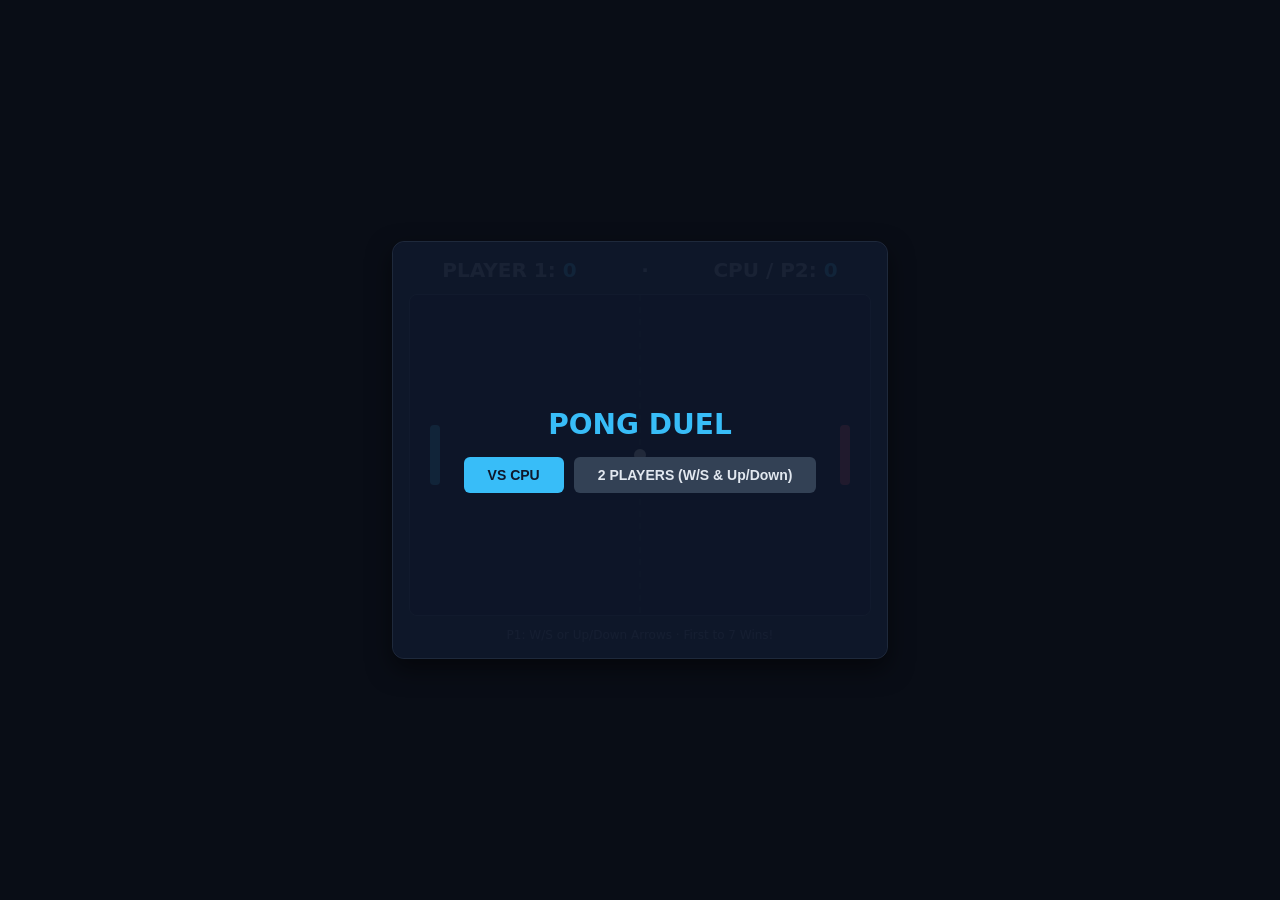
<file: games/pong-duel.html>
<!DOCTYPE html>
<html lang="en">
<head>
  <meta charset="UTF-8">
  <meta name="viewport" content="width=device-width, initial-scale=1.0">
  <title>Pong Duel</title>
  <style>
    * { box-sizing: border-box; margin: 0; padding: 0; user-select: none; }
    body {
      background: #090d16;
      color: #fff;
      font-family: system-ui, -apple-system, sans-serif;
      display: flex;
      flex-direction: column;
      align-items: center;
      justify-content: center;
      min-height: 100vh;
      overflow: hidden;
    }
    .box {
      position: relative;
      background: #0f172a;
      border: 1px solid #1e293b;
      border-radius: 12px;
      padding: 16px;
      box-shadow: 0 10px 25px rgba(0,0,0,0.5);
      display: flex;
      flex-direction: column;
      align-items: center;
      gap: 12px;
    }
    .hud {
      display: flex;
      justify-content: space-around;
      width: 460px;
      font-size: 20px;
      font-weight: 800;
      color: #94a3b8;
    }
    .hud span { color: #38bdf8; }
    canvas {
      background: #020617;
      border: 1px solid #334155;
      border-radius: 8px;
      display: block;
    }
    .subtext {
      font-size: 12px;
      color: #64748b;
    }
    .overlay {
      position: absolute;
      top: 0; left: 0; width: 100%; height: 100%;
      background: rgba(15, 23, 42, 0.92);
      display: flex;
      flex-direction: column;
      align-items: center;
      justify-content: center;
      gap: 16px;
      border-radius: 12px;
    }
    .overlay.hidden { display: none; }
    .btn {
      background: #38bdf8;
      color: #0f172a;
      border: none;
      padding: 10px 24px;
      font-weight: 800;
      font-size: 14px;
      border-radius: 6px;
      cursor: pointer;
    }
    .btn:hover { background: #0284c7; color: white; }
    .btn-secondary {
      background: #334155;
      color: #e2e8f0;
    }
    .btn-secondary:hover { background: #475569; }
  </style>
</head>
<body>
  <div class="box">
    <div class="hud">
      <div>PLAYER 1: <span id="p1Score">0</span></div>
      <div>·</div>
      <div>CPU / P2: <span id="p2Score">0</span></div>
    </div>
    <canvas id="canvas" width="460" height="320"></canvas>
    <div class="subtext">P1: W/S or Up/Down Arrows · First to 7 Wins!</div>

    <div id="startOverlay" class="overlay">
      <h2 style="font-size: 28px; font-weight: 800; color: #38bdf8;">PONG DUEL</h2>
      <div style="display: flex; gap: 10px;">
        <button class="btn" id="startAiBtn">VS CPU</button>
        <button class="btn btn-secondary" id="start2pBtn">2 PLAYERS (W/S & Up/Down)</button>
      </div>
    </div>

    <div id="gameOverOverlay" class="overlay hidden">
      <h2 id="winnerText" style="font-size: 26px; font-weight: 800; color: #22c55e;">PLAYER 1 WINS!</h2>
      <button class="btn" id="restartBtn">PLAY AGAIN</button>
    </div>
  </div>

  <script>
    const canvas = document.getElementById('canvas');
    const ctx = canvas.getContext('2d');
    const p1ScoreEl = document.getElementById('p1Score');
    const p2ScoreEl = document.getElementById('p2Score');
    const winnerText = document.getElementById('winnerText');
    const startOverlay = document.getElementById('startOverlay');
    const gameOverOverlay = document.getElementById('gameOverOverlay');
    const startAiBtn = document.getElementById('startAiBtn');
    const start2pBtn = document.getElementById('start2pBtn');
    const restartBtn = document.getElementById('restartBtn');

    // Audio
    const audioCtx = new (window.AudioContext || window.webkitAudioContext)();
    function playBeep(freq, type = 'sine', duration = 0.05) {
      if (audioCtx.state === 'suspended') audioCtx.resume();
      try {
        const osc = audioCtx.createOscillator();
        const g = audioCtx.createGain();
        osc.type = type;
        osc.frequency.setValueAtTime(freq, audioCtx.currentTime);
        g.gain.setValueAtTime(0.04, audioCtx.currentTime);
        g.gain.exponentialRampToValueAtTime(0.001, audioCtx.currentTime + duration);
        osc.connect(g);
        g.connect(audioCtx.destination);
        osc.start();
        osc.stop(audioCtx.currentTime + duration);
      } catch (e) {}
    }

    let is2Player = false;
    let isRunning = false;
    let p1Score = 0;
    let p2Score = 0;
    const PADDLE_H = 60;
    const PADDLE_W = 10;
    let p1 = { y: 130, vy: 0 };
    let p2 = { y: 130, vy: 0 };
    let ball = { x: 230, y: 160, r: 6, vx: 4, vy: 2 };
    let keys = {};

    function resetBall(direction = 1) {
      ball.x = canvas.width / 2;
      ball.y = canvas.height / 2;
      const angle = (Math.random() * 0.8 - 0.4);
      const speed = 4.5;
      ball.vx = direction * speed * Math.cos(angle);
      ball.vy = speed * Math.sin(angle);
    }

    function startGame(vsCpu) {
      is2Player = !vsCpu;
      p1Score = 0;
      p2Score = 0;
      p1ScoreEl.textContent = 0;
      p2ScoreEl.textContent = 0;
      p1.y = canvas.height / 2 - PADDLE_H / 2;
      p2.y = canvas.height / 2 - PADDLE_H / 2;
      resetBall();
      isRunning = true;
      startOverlay.classList.add('hidden');
      gameOverOverlay.classList.add('hidden');
      loop();
    }

    function update() {
      if (!isRunning) return;

      // Player 1 controls
      if (keys['KeyW'] || (!is2Player && keys['ArrowUp'])) {
        p1.y = Math.max(0, p1.y - 6);
      }
      if (keys['KeyS'] || (!is2Player && keys['ArrowDown'])) {
        p1.y = Math.min(canvas.height - PADDLE_H, p1.y + 6);
      }

      // Player 2 controls or AI
      if (is2Player) {
        if (keys['ArrowUp']) p2.y = Math.max(0, p2.y - 6);
        if (keys['ArrowDown']) p2.y = Math.min(canvas.height - PADDLE_H, p2.y + 6);
      } else {
        // AI Tracking
        const target = ball.y - PADDLE_H / 2;
        if (p2.y < target - 5) p2.y += 3.8;
        else if (p2.y > target + 5) p2.y -= 3.8;
        p2.y = Math.max(0, Math.min(canvas.height - PADDLE_H, p2.y));
      }

      // Ball move
      ball.x += ball.vx;
      ball.y += ball.vy;

      // Top/bottom bounce
      if (ball.y - ball.r <= 0) { ball.y = ball.r; ball.vy *= -1; playBeep(260); }
      if (ball.y + ball.r >= canvas.height) { ball.y = canvas.height - ball.r; ball.vy *= -1; playBeep(260); }

      // P1 hit
      if (ball.x - ball.r <= 20 + PADDLE_W && ball.y >= p1.y && ball.y <= p1.y + PADDLE_H) {
        ball.x = 20 + PADDLE_W + ball.r;
        const offset = (ball.y - (p1.y + PADDLE_H / 2)) / (PADDLE_H / 2);
        ball.vx = Math.abs(ball.vx) * 1.05;
        ball.vy = offset * 5;
        playBeep(440, 'triangle');
      }

      // P2 hit
      if (ball.x + ball.r >= canvas.width - 20 - PADDLE_W && ball.y >= p2.y && ball.y <= p2.y + PADDLE_H) {
        ball.x = canvas.width - 20 - PADDLE_W - ball.r;
        const offset = (ball.y - (p2.y + PADDLE_H / 2)) / (PADDLE_H / 2);
        ball.vx = -Math.abs(ball.vx) * 1.05;
        ball.vy = offset * 5;
        playBeep(480, 'triangle');
      }

      // Score P1
      if (ball.x > canvas.width) {
        p1Score++;
        p1ScoreEl.textContent = p1Score;
        playBeep(620, 'sine', 0.12);
        if (p1Score >= 7) return onGameOver('PLAYER 1');
        resetBall(-1);
      }

      // Score P2
      if (ball.x < 0) {
        p2Score++;
        p2ScoreEl.textContent = p2Score;
        playBeep(200, 'sawtooth', 0.12);
        if (p2Score >= 7) return onGameOver(is2Player ? 'PLAYER 2' : 'CPU');
        resetBall(1);
      }
    }

    function draw() {
      ctx.fillStyle = '#020617';
      ctx.fillRect(0, 0, canvas.width, canvas.height);

      // Center net line
      ctx.strokeStyle = '#1e293b';
      ctx.setLineDash([6, 6]);
      ctx.beginPath();
      ctx.moveTo(canvas.width / 2, 0);
      ctx.lineTo(canvas.width / 2, canvas.height);
      ctx.stroke();
      ctx.setLineDash([]);

      // P1 Paddle
      ctx.fillStyle = '#38bdf8';
      ctx.beginPath();
      ctx.roundRect(20, p1.y, PADDLE_W, PADDLE_H, 4);
      ctx.fill();

      // P2 Paddle
      ctx.fillStyle = '#f43f5e';
      ctx.beginPath();
      ctx.roundRect(canvas.width - 20 - PADDLE_W, p2.y, PADDLE_W, PADDLE_H, 4);
      ctx.fill();

      // Ball
      ctx.fillStyle = '#ffffff';
      ctx.beginPath();
      ctx.arc(ball.x, ball.y, ball.r, 0, Math.PI * 2);
      ctx.fill();
    }

    function onGameOver(winner) {
      isRunning = false;
      winnerText.textContent = `${winner} WINS!`;
      gameOverOverlay.classList.remove('hidden');
    }

    function loop() {
      if (!isRunning) return;
      update();
      draw();
      requestAnimationFrame(loop);
    }

    window.addEventListener('keydown', (e) => { keys[e.code] = true; });
    window.addEventListener('keyup', (e) => { keys[e.code] = false; });

    startAiBtn.addEventListener('click', () => startGame(true));
    start2pBtn.addEventListener('click', () => startGame(false));
    restartBtn.addEventListener('click', () => startGame(!is2Player));
    draw();
  </script>
</body>
</html>
</file>
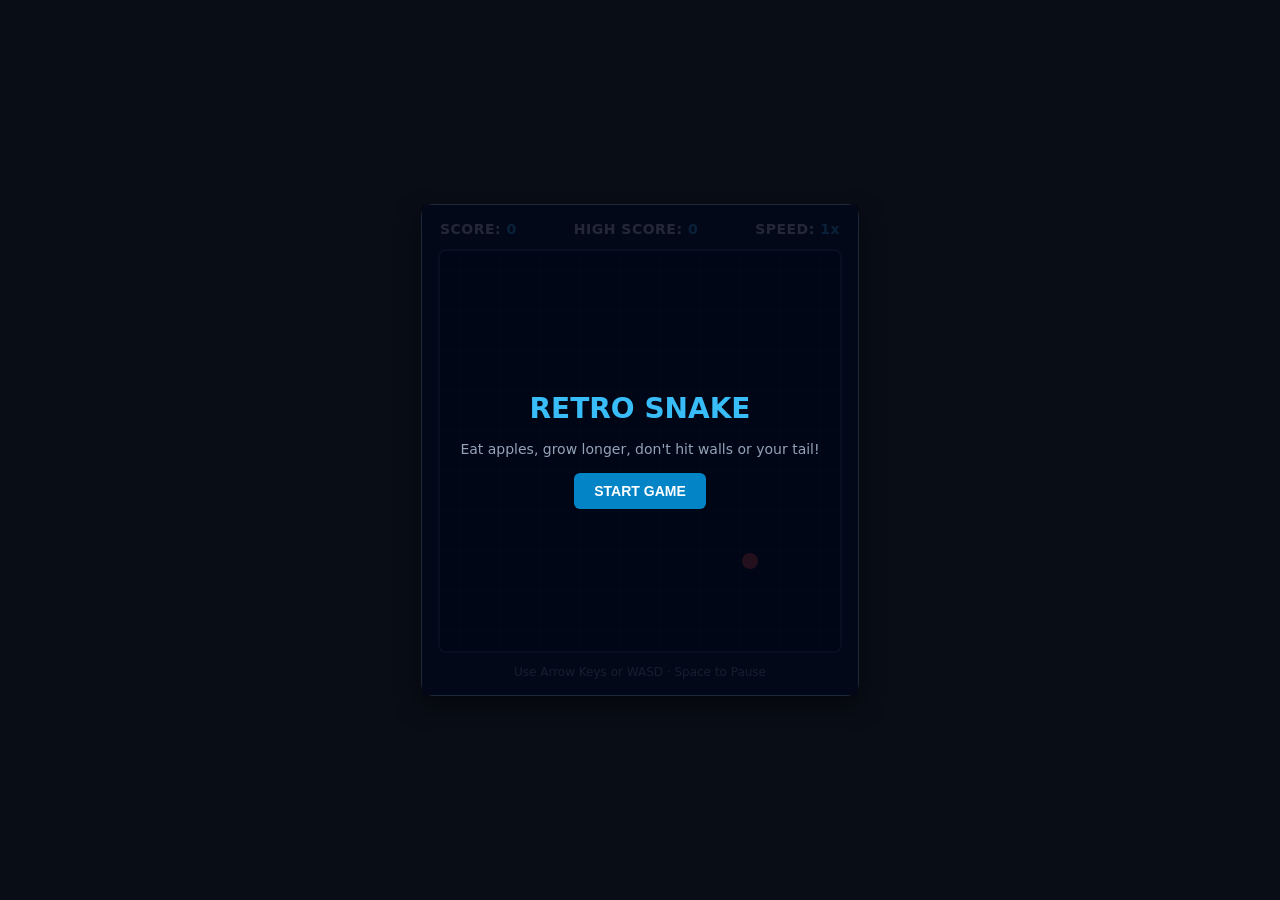
<file: games/retro-snake.html>
<!DOCTYPE html>
<html lang="en">
<head>
  <meta charset="UTF-8">
  <meta name="viewport" content="width=device-width, initial-scale=1.0">
  <title>Retro Snake</title>
  <style>
    * { box-sizing: border-box; margin: 0; padding: 0; user-select: none; }
    body {
      background: #090d16;
      color: #e2e8f0;
      font-family: system-ui, -apple-system, sans-serif;
      display: flex;
      flex-direction: column;
      align-items: center;
      justify-content: center;
      min-height: 100vh;
      overflow: hidden;
    }
    .game-container {
      display: flex;
      flex-direction: column;
      align-items: center;
      gap: 12px;
      padding: 16px;
      background: #0f172a;
      border: 1px solid #1e293b;
      border-radius: 12px;
      box-shadow: 0 10px 25px rgba(0,0,0,0.5);
    }
    .hud {
      display: flex;
      justify-content: space-between;
      width: 400px;
      font-size: 14px;
      font-weight: 600;
      letter-spacing: 0.5px;
    }
    .hud span { color: #38bdf8; }
    canvas {
      background: #020617;
      border: 2px solid #334155;
      border-radius: 8px;
      display: block;
    }
    .controls-hint {
      font-size: 12px;
      color: #94a3b8;
    }
    .overlay {
      position: absolute;
      top: 0; left: 0; width: 100%; height: 100%;
      background: rgba(2, 6, 23, 0.85);
      display: flex;
      flex-direction: column;
      align-items: center;
      justify-content: center;
      gap: 16px;
    }
    .overlay.hidden { display: none; }
    .btn {
      background: #0284c7;
      color: white;
      border: none;
      padding: 10px 20px;
      font-size: 14px;
      font-weight: 700;
      border-radius: 6px;
      cursor: pointer;
      transition: background 0.15s;
    }
    .btn:hover { background: #0369a1; }
  </style>
</head>
<body>
  <div class="game-container" style="position: relative;">
    <div class="hud">
      <div>SCORE: <span id="scoreVal">0</span></div>
      <div>HIGH SCORE: <span id="highScoreVal">0</span></div>
      <div>SPEED: <span id="speedVal">1x</span></div>
    </div>
    <canvas id="canvas" width="400" height="400"></canvas>
    <div class="controls-hint">Use Arrow Keys or WASD · Space to Pause</div>

    <div id="startOverlay" class="overlay">
      <h2 style="font-size: 28px; color: #38bdf8;">RETRO SNAKE</h2>
      <p style="color: #94a3b8; font-size: 14px;">Eat apples, grow longer, don't hit walls or your tail!</p>
      <button class="btn" id="startBtn">START GAME</button>
    </div>

    <div id="gameOverOverlay" class="overlay hidden">
      <h2 style="font-size: 24px; color: #f43f5e;">GAME OVER</h2>
      <p style="font-size: 16px;">Final Score: <span id="finalScoreVal" style="color: #38bdf8; font-weight: bold;">0</span></p>
      <button class="btn" id="restartBtn">PLAY AGAIN</button>
    </div>
  </div>

  <script>
    const canvas = document.getElementById('canvas');
    const ctx = canvas.getContext('2d');
    const scoreVal = document.getElementById('scoreVal');
    const highScoreVal = document.getElementById('highScoreVal');
    const speedVal = document.getElementById('speedVal');
    const startOverlay = document.getElementById('startOverlay');
    const gameOverOverlay = document.getElementById('gameOverOverlay');
    const finalScoreVal = document.getElementById('finalScoreVal');
    const startBtn = document.getElementById('startBtn');
    const restartBtn = document.getElementById('restartBtn');

    const GRID_SIZE = 20;
    const TILE_COUNT = canvas.width / GRID_SIZE;

    let snake = [];
    let food = { x: 15, y: 15 };
    let goldenFood = null;
    let goldenTimer = 0;
    let dx = 1;
    let dy = 0;
    let score = 0;
    let highScore = localStorage.getItem('snake_highscore') || 0;
    highScoreVal.textContent = highScore;
    let isRunning = false;
    let isPaused = false;
    let gameLoopTimeout = null;
    let baseSpeed = 110;

    // Web Audio Sound FX
    const audioCtx = new (window.AudioContext || window.webkitAudioContext)();
    function playBeep(freq, type = 'sine', duration = 0.08) {
      if (audioCtx.state === 'suspended') audioCtx.resume();
      try {
        const osc = audioCtx.createOscillator();
        const gain = audioCtx.createGain();
        osc.type = type;
        osc.frequency.setValueAtTime(freq, audioCtx.currentTime);
        gain.gain.setValueAtTime(0.08, audioCtx.currentTime);
        gain.gain.exponentialRampToValueAtTime(0.001, audioCtx.currentTime + duration);
        osc.connect(gain);
        gain.connect(audioCtx.destination);
        osc.start();
        osc.stop(audioCtx.currentTime + duration);
      } catch (e) {}
    }

    function initGame() {
      snake = [
        { x: 10, y: 10 },
        { x: 9, y: 10 },
        { x: 8, y: 10 }
      ];
      dx = 1;
      dy = 0;
      score = 0;
      goldenFood = null;
      scoreVal.textContent = score;
      speedVal.textContent = '1.0x';
      spawnFood();
      isRunning = true;
      isPaused = false;
      startOverlay.classList.add('hidden');
      gameOverOverlay.classList.add('hidden');
      clearTimeout(gameLoopTimeout);
      loop();
    }

    function spawnFood() {
      let valid = false;
      while (!valid) {
        food.x = Math.floor(Math.random() * TILE_COUNT);
        food.y = Math.floor(Math.random() * TILE_COUNT);
        valid = !snake.some(segment => segment.x === food.x && segment.y === food.y);
      }

      // 20% chance to spawn bonus golden apple
      if (Math.random() < 0.25 && !goldenFood) {
        let gValid = false;
        let gx = 0, gy = 0;
        while (!gValid) {
          gx = Math.floor(Math.random() * TILE_COUNT);
          gy = Math.floor(Math.random() * TILE_COUNT);
          gValid = !snake.some(s => s.x === gx && s.y === gy) && (gx !== food.x || gy !== food.y);
        }
        goldenFood = { x: gx, y: gy, life: 60 };
      }
    }

    function update() {
      if (!isRunning || isPaused) return;

      const head = { x: snake[0].x + dx, y: snake[0].y + dy };

      // Wall collision
      if (head.x < 0 || head.x >= TILE_COUNT || head.y < 0 || head.y >= TILE_COUNT) {
        return gameOver();
      }

      // Self collision
      if (snake.some(s => s.x === head.x && s.y === head.y)) {
        return gameOver();
      }

      snake.unshift(head);

      // Eat regular food
      if (head.x === food.x && head.y === food.y) {
        score += 10;
        scoreVal.textContent = score;
        if (score > highScore) {
          highScore = score;
          highScoreVal.textContent = highScore;
          localStorage.setItem('snake_highscore', highScore);
        }
        playBeep(520, 'triangle', 0.1);
        spawnFood();
      } else if (goldenFood && head.x === goldenFood.x && head.y === goldenFood.y) {
        score += 50;
        scoreVal.textContent = score;
        goldenFood = null;
        playBeep(880, 'sine', 0.15);
      } else {
        snake.pop();
      }

      if (goldenFood) {
        goldenFood.life--;
        if (goldenFood.life <= 0) goldenFood = null;
      }

      // Speed calculation
      const currentSpeedMultiplier = Math.min(2.5, 1 + Math.floor(score / 50) * 0.15);
      speedVal.textContent = currentSpeedMultiplier.toFixed(1) + 'x';
    }

    function draw() {
      ctx.fillStyle = '#020617';
      ctx.fillRect(0, 0, canvas.width, canvas.height);

      // Grid lines
      ctx.strokeStyle = '#0f172a';
      ctx.lineWidth = 1;
      for (let i = 0; i < canvas.width; i += GRID_SIZE) {
        ctx.beginPath();
        ctx.moveTo(i, 0);
        ctx.lineTo(i, canvas.height);
        ctx.stroke();
        ctx.beginPath();
        ctx.moveTo(0, i);
        ctx.lineTo(canvas.width, i);
        ctx.stroke();
      }

      // Food
      ctx.fillStyle = '#ef4444';
      ctx.beginPath();
      ctx.arc(food.x * GRID_SIZE + GRID_SIZE / 2, food.y * GRID_SIZE + GRID_SIZE / 2, GRID_SIZE / 2 - 2, 0, Math.PI * 2);
      ctx.fill();

      // Golden Food
      if (goldenFood) {
        ctx.fillStyle = goldenFood.life % 4 > 1 ? '#fbbf24' : '#f59e0b';
        ctx.beginPath();
        ctx.arc(goldenFood.x * GRID_SIZE + GRID_SIZE / 2, goldenFood.y * GRID_SIZE + GRID_SIZE / 2, GRID_SIZE / 2 - 1, 0, Math.PI * 2);
        ctx.fill();
      }

      // Snake
      snake.forEach((segment, index) => {
        if (index === 0) {
          ctx.fillStyle = '#38bdf8'; // Head
        } else {
          ctx.fillStyle = index % 2 === 0 ? '#0284c7' : '#0369a1';
        }
        ctx.fillRect(
          segment.x * GRID_SIZE + 1,
          segment.y * GRID_SIZE + 1,
          GRID_SIZE - 2,
          GRID_SIZE - 2
        );
      });
    }

    function loop() {
      if (!isRunning) return;
      update();
      draw();
      const currentDelay = Math.max(45, baseSpeed - Math.floor(score / 20) * 4);
      gameLoopTimeout = setTimeout(loop, currentDelay);
    }

    function gameOver() {
      isRunning = false;
      playBeep(180, 'sawtooth', 0.3);
      finalScoreVal.textContent = score;
      gameOverOverlay.classList.remove('hidden');
    }

    window.addEventListener('keydown', (e) => {
      if (!isRunning && (e.key === ' ' || e.key === 'Enter')) {
        initGame();
        return;
      }
      if (e.key === ' ') {
        isPaused = !isPaused;
        return;
      }

      const key = e.key.toLowerCase();
      if ((key === 'arrowup' || key === 'w') && dy !== 1) {
        dx = 0; dy = -1;
      } else if ((key === 'arrowdown' || key === 's') && dy !== -1) {
        dx = 0; dy = 1;
      } else if ((key === 'arrowleft' || key === 'a') && dx !== 1) {
        dx = -1; dy = 0;
      } else if ((key === 'arrowright' || key === 'd') && dx !== -1) {
        dx = 1; dy = 0;
      }
    });

    startBtn.addEventListener('click', initGame);
    restartBtn.addEventListener('click', initGame);
    draw();
  </script>
</body>
</html>
</file>
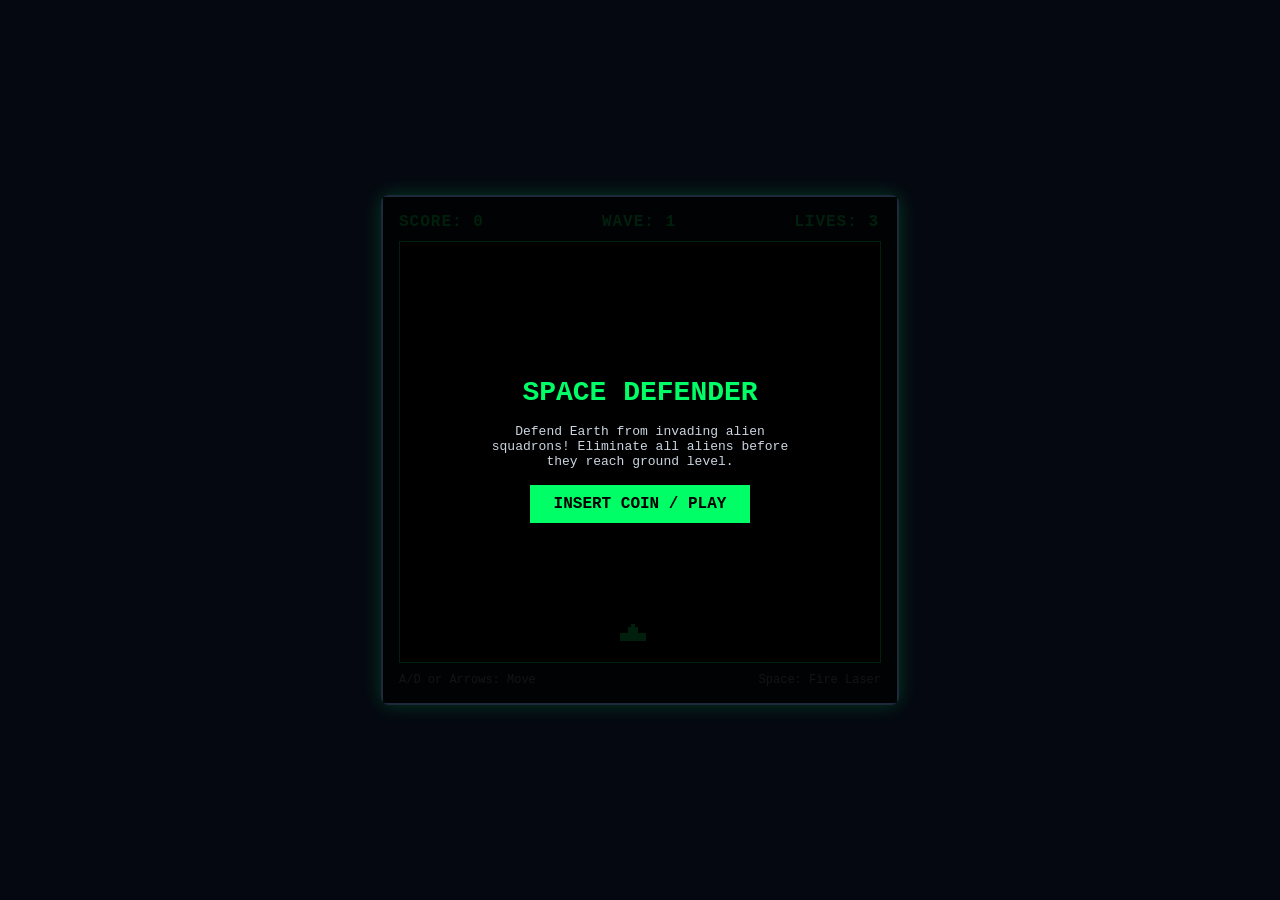
<file: games/space-invaders.html>
<!DOCTYPE html>
<html lang="en">
<head>
  <meta charset="UTF-8">
  <meta name="viewport" content="width=device-width, initial-scale=1.0">
  <title>Space Invaders Retro</title>
  <style>
    * { box-sizing: border-box; margin: 0; padding: 0; user-select: none; }
    body {
      background: #050811;
      color: #00ff66;
      font-family: 'Courier New', Courier, monospace;
      display: flex;
      flex-direction: column;
      align-items: center;
      justify-content: center;
      min-height: 100vh;
      overflow: hidden;
    }
    .arcade-cabinet {
      position: relative;
      background: #0b0f19;
      border: 2px solid #1e293b;
      padding: 16px;
      border-radius: 8px;
      box-shadow: 0 0 20px rgba(0, 255, 102, 0.2);
    }
    .hud {
      display: flex;
      justify-content: space-between;
      width: 480px;
      font-size: 16px;
      font-weight: bold;
      margin-bottom: 10px;
      letter-spacing: 1px;
    }
    canvas {
      background: #000;
      border: 1px solid #00ff66;
      display: block;
    }
    .controls {
      display: flex;
      justify-content: space-between;
      margin-top: 10px;
      font-size: 12px;
      color: #94a3b8;
    }
    .overlay {
      position: absolute;
      top: 0; left: 0; width: 100%; height: 100%;
      background: rgba(0, 0, 0, 0.88);
      display: flex;
      flex-direction: column;
      align-items: center;
      justify-content: center;
      gap: 16px;
    }
    .overlay.hidden { display: none; }
    .btn {
      background: #00ff66;
      color: #000;
      border: none;
      padding: 10px 24px;
      font-size: 16px;
      font-weight: bold;
      font-family: inherit;
      cursor: pointer;
    }
    .btn:hover { background: #33ff88; }
  </style>
</head>
<body>
  <div class="arcade-cabinet">
    <div class="hud">
      <div>SCORE: <span id="scoreVal">0</span></div>
      <div>WAVE: <span id="waveVal">1</span></div>
      <div>LIVES: <span id="livesVal">3</span></div>
    </div>
    <canvas id="canvas" width="480" height="420"></canvas>
    <div class="controls">
      <span>A/D or Arrows: Move</span>
      <span>Space: Fire Laser</span>
    </div>

    <div id="startOverlay" class="overlay">
      <h1 style="color: #00ff66; font-size: 28px;">SPACE DEFENDER</h1>
      <p style="color: #cbd5e1; text-align: center; font-size: 13px; max-width: 320px;">
        Defend Earth from invading alien squadrons! Eliminate all aliens before they reach ground level.
      </p>
      <button class="btn" id="startBtn">INSERT COIN / PLAY</button>
    </div>

    <div id="gameOverOverlay" class="overlay hidden">
      <h1 id="overTitle" style="color: #ef4444; font-size: 28px;">GAME OVER</h1>
      <p style="color: #fff; font-size: 16px;">Final Score: <span id="finalScore">0</span></p>
      <button class="btn" id="restartBtn">PLAY AGAIN</button>
    </div>
  </div>

  <script>
    const canvas = document.getElementById('canvas');
    const ctx = canvas.getContext('2d');
    const scoreVal = document.getElementById('scoreVal');
    const waveVal = document.getElementById('waveVal');
    const livesVal = document.getElementById('livesVal');
    const finalScore = document.getElementById('finalScore');
    const overTitle = document.getElementById('overTitle');
    const startOverlay = document.getElementById('startOverlay');
    const gameOverOverlay = document.getElementById('gameOverOverlay');
    const startBtn = document.getElementById('startBtn');
    const restartBtn = document.getElementById('restartBtn');

    // Audio
    const audioCtx = new (window.AudioContext || window.webkitAudioContext)();
    function playBeep(freq, type = 'square', dur = 0.06) {
      if (audioCtx.state === 'suspended') audioCtx.resume();
      try {
        const osc = audioCtx.createOscillator();
        const g = audioCtx.createGain();
        osc.type = type;
        osc.frequency.setValueAtTime(freq, audioCtx.currentTime);
        g.gain.setValueAtTime(0.04, audioCtx.currentTime);
        g.gain.exponentialRampToValueAtTime(0.001, audioCtx.currentTime + dur);
        osc.connect(g);
        g.connect(audioCtx.destination);
        osc.start();
        osc.stop(audioCtx.currentTime + dur);
      } catch (e) {}
    }

    let isRunning = false;
    let score = 0;
    let lives = 3;
    let wave = 1;
    let player = { x: 220, y: 385, w: 26, h: 14, speed: 4.5 };
    let bullets = [];
    let enemyBullets = [];
    let enemies = [];
    let enemyDir = 1;
    let enemySpeed = 1;
    let keys = {};

    function initEnemies() {
      enemies = [];
      const rows = 4;
      const cols = 8;
      for (let r = 0; r < rows; r++) {
        for (let c = 0; c < cols; c++) {
          enemies.push({
            x: 50 + c * 48,
            y: 40 + r * 30,
            w: 24,
            h: 18,
            alive: true,
            type: r === 0 ? 'top' : (r < 2 ? 'mid' : 'bot')
          });
        }
      }
      enemySpeed = 0.9 + wave * 0.25;
      enemyDir = 1;
    }

    function initGame() {
      score = 0;
      lives = 3;
      wave = 1;
      bullets = [];
      enemyBullets = [];
      player.x = 220;
      scoreVal.textContent = 0;
      livesVal.textContent = 3;
      waveVal.textContent = 1;
      initEnemies();
      isRunning = true;
      startOverlay.classList.add('hidden');
      gameOverOverlay.classList.add('hidden');
      loop();
    }

    function shoot() {
      if (!isRunning) return;
      if (bullets.length < 2) {
        bullets.push({ x: player.x + player.w / 2 - 2, y: player.y - 4, w: 4, h: 10, vy: -7 });
        playBeep(880, 'square', 0.05);
      }
    }

    function update() {
      if (!isRunning) return;

      // Player movement
      if ((keys['ArrowLeft'] || keys['KeyA']) && player.x > 10) player.x -= player.speed;
      if ((keys['ArrowRight'] || keys['KeyD']) && player.x < canvas.width - player.w - 10) player.x += player.speed;

      // Bullets
      for (let i = bullets.length - 1; i >= 0; i--) {
        const b = bullets[i];
        b.y += b.vy;
        if (b.y < 0) {
          bullets.splice(i, 1);
          continue;
        }

        // Check enemy hit
        for (const e of enemies) {
          if (e.alive && b.x > e.x && b.x < e.x + e.w && b.y > e.y && b.y < e.y + e.h) {
            e.alive = false;
            bullets.splice(i, 1);
            score += e.type === 'top' ? 30 : (e.type === 'mid' ? 20 : 10);
            scoreVal.textContent = score;
            playBeep(320, 'noise', 0.08);
            break;
          }
        }
      }

      // Check win wave
      const remainingEnemies = enemies.filter(e => e.alive);
      if (remainingEnemies.length === 0) {
        wave++;
        waveVal.textContent = wave;
        initEnemies();
        return;
      }

      // Enemy movement
      let hitEdge = false;
      for (const e of remainingEnemies) {
        e.x += enemyDir * enemySpeed;
        if (e.x + e.w >= canvas.width - 15 || e.x <= 15) {
          hitEdge = true;
        }
        // Reached player level
        if (e.y + e.h >= player.y) {
          return gameOver(false);
        }
      }

      if (hitEdge) {
        enemyDir *= -1;
        for (const e of remainingEnemies) {
          e.y += 12;
        }
      }

      // Enemy firing
      if (Math.random() < 0.02 + wave * 0.005 && remainingEnemies.length > 0) {
        const shooter = remainingEnemies[Math.floor(Math.random() * remainingEnemies.length)];
        enemyBullets.push({ x: shooter.x + shooter.w / 2, y: shooter.y + shooter.h, w: 3, h: 8, vy: 3 + wave * 0.3 });
      }

      // Enemy bullets update
      for (let i = enemyBullets.length - 1; i >= 0; i--) {
        const eb = enemyBullets[i];
        eb.y += eb.vy;
        if (eb.y > canvas.height) {
          enemyBullets.splice(i, 1);
          continue;
        }

        // Check player hit
        if (eb.x > player.x && eb.x < player.x + player.w && eb.y > player.y && eb.y < player.y + player.h) {
          enemyBullets.splice(i, 1);
          lives--;
          livesVal.textContent = lives;
          playBeep(150, 'sawtooth', 0.2);
          if (lives <= 0) {
            return gameOver(false);
          }
        }
      }
    }

    function draw() {
      ctx.fillStyle = '#000';
      ctx.fillRect(0, 0, canvas.width, canvas.height);

      // Stars
      ctx.fillStyle = '#334155';
      for (let i = 0; i < 20; i++) {
        ctx.fillRect((i * 47) % canvas.width, (i * 93) % canvas.height, 1, 1);
      }

      // Player
      ctx.fillStyle = '#00ff66';
      ctx.fillRect(player.x, player.y + 6, player.w, player.h - 6);
      ctx.fillRect(player.x + 8, player.y, 10, 6);
      ctx.fillRect(player.x + 11, player.y - 3, 4, 3);

      // Bullets
      ctx.fillStyle = '#38bdf8';
      bullets.forEach(b => ctx.fillRect(b.x, b.y, b.w, b.h));

      // Enemy bullets
      ctx.fillStyle = '#ef4444';
      enemyBullets.forEach(eb => ctx.fillRect(eb.x, eb.y, eb.w, eb.h));

      // Enemies
      enemies.forEach(e => {
        if (!e.alive) return;
        ctx.fillStyle = e.type === 'top' ? '#ec4899' : (e.type === 'mid' ? '#eab308' : '#00ff66');
        // Retro alien shape
        ctx.fillRect(e.x + 4, e.y, e.w - 8, e.h);
        ctx.fillRect(e.x, e.y + 4, e.w, e.h - 8);
        ctx.fillStyle = '#000';
        ctx.fillRect(e.x + 5, e.y + 5, 3, 3);
        ctx.fillRect(e.x + e.w - 8, e.y + 5, 3, 3);
      });
    }

    function gameOver() {
      isRunning = false;
      finalScore.textContent = score;
      overTitle.textContent = 'GAME OVER';
      gameOverOverlay.classList.remove('hidden');
    }

    function loop() {
      if (!isRunning) return;
      update();
      draw();
      requestAnimationFrame(loop);
    }

    window.addEventListener('keydown', (e) => {
      keys[e.code] = true;
      if (e.code === 'Space') {
        e.preventDefault();
        shoot();
      }
    });

    window.addEventListener('keyup', (e) => {
      keys[e.code] = false;
    });

    startBtn.addEventListener('click', initGame);
    restartBtn.addEventListener('click', initGame);
    draw();
  </script>
</body>
</html>
</file>
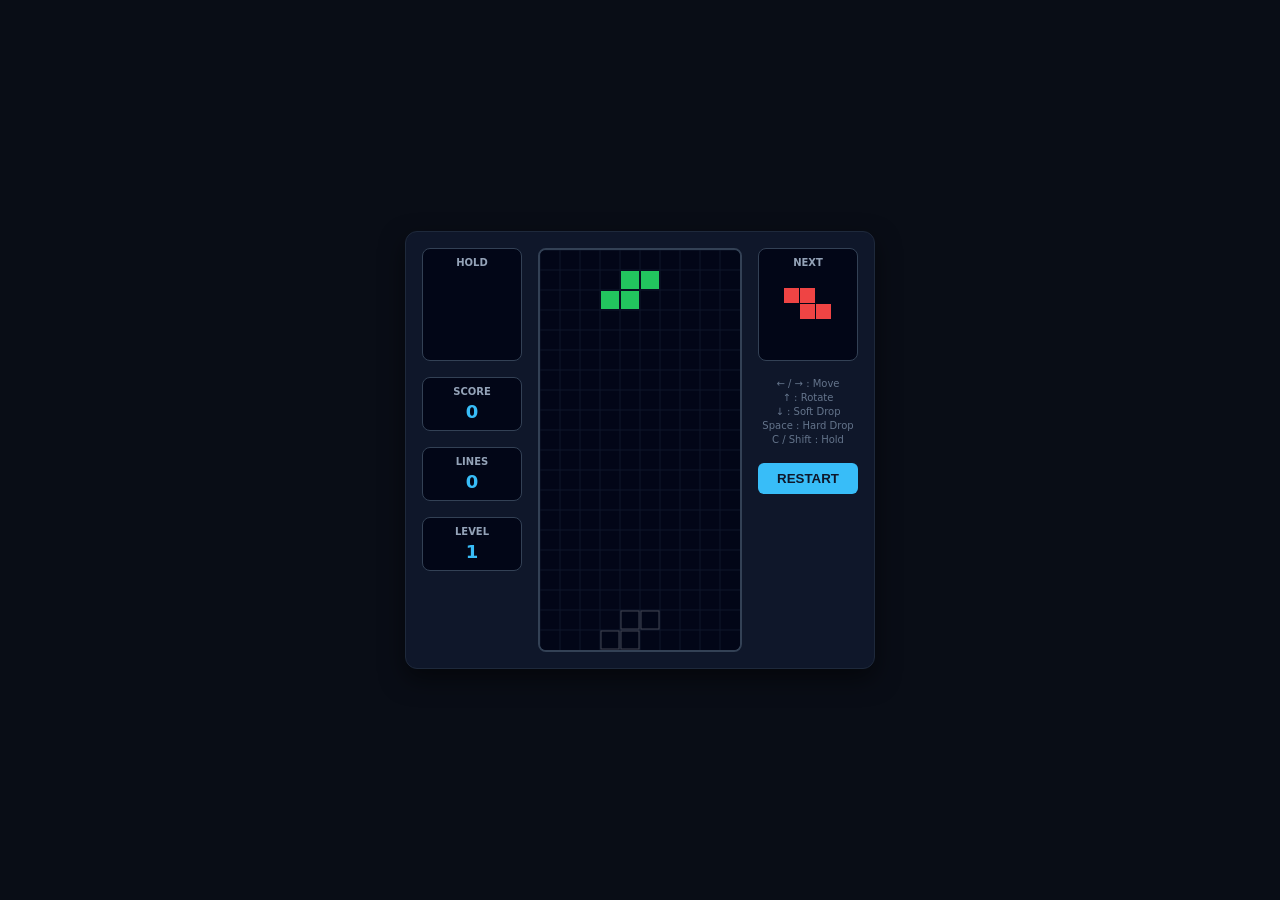
<file: games/tetris.html>
<!DOCTYPE html>
<html lang="en">
<head>
  <meta charset="UTF-8">
  <meta name="viewport" content="width=device-width, initial-scale=1.0">
  <title>Block Stacker Classic</title>
  <style>
    * { box-sizing: border-box; margin: 0; padding: 0; user-select: none; }
    body {
      background: #090d16;
      color: #f8fafc;
      font-family: system-ui, -apple-system, sans-serif;
      display: flex;
      flex-direction: column;
      align-items: center;
      justify-content: center;
      min-height: 100vh;
      overflow: hidden;
    }
    .wrapper {
      display: flex;
      gap: 16px;
      background: #0f172a;
      border: 1px solid #1e293b;
      padding: 16px;
      border-radius: 12px;
      box-shadow: 0 10px 25px rgba(0,0,0,0.5);
    }
    .side-panel {
      display: flex;
      flex-direction: column;
      gap: 16px;
      width: 100px;
    }
    .card {
      background: #020617;
      border: 1px solid #334155;
      border-radius: 8px;
      padding: 8px;
      text-align: center;
    }
    .card-title {
      font-size: 10px;
      font-weight: 700;
      color: #94a3b8;
      margin-bottom: 4px;
      text-transform: uppercase;
    }
    .card-val {
      font-size: 18px;
      font-weight: 800;
      color: #38bdf8;
    }
    canvas#mainCanvas {
      background: #020617;
      border: 2px solid #334155;
      border-radius: 8px;
      display: block;
    }
    canvas.previewCanvas {
      background: transparent;
      display: block;
      margin: 0 auto;
    }
    .controls-hint {
      font-size: 10px;
      color: #64748b;
      line-height: 1.4;
      text-align: center;
    }
    .overlay {
      position: absolute;
      top: 0; left: 0; width: 100%; height: 100%;
      background: rgba(15, 23, 42, 0.9);
      display: flex;
      flex-direction: column;
      align-items: center;
      justify-content: center;
      gap: 14px;
      border-radius: 12px;
    }
    .overlay.hidden { display: none; }
    .btn {
      background: #38bdf8;
      color: #0f172a;
      border: none;
      padding: 8px 16px;
      font-weight: 800;
      border-radius: 6px;
      cursor: pointer;
    }
    .btn:hover { background: #0284c7; color: white; }
  </style>
</head>
<body>
  <div class="wrapper" style="position: relative;">
    <div class="side-panel">
      <div class="card">
        <div class="card-title">HOLD</div>
        <canvas id="holdCanvas" class="previewCanvas" width="80" height="80"></canvas>
      </div>
      <div class="card">
        <div class="card-title">SCORE</div>
        <div class="card-val" id="scoreVal">0</div>
      </div>
      <div class="card">
        <div class="card-title">LINES</div>
        <div class="card-val" id="linesVal">0</div>
      </div>
      <div class="card">
        <div class="card-title">LEVEL</div>
        <div class="card-val" id="levelVal">1</div>
      </div>
    </div>

    <div>
      <canvas id="mainCanvas" width="200" height="400"></canvas>
    </div>

    <div class="side-panel">
      <div class="card">
        <div class="card-title">NEXT</div>
        <canvas id="nextCanvas" class="previewCanvas" width="80" height="80"></canvas>
      </div>
      <div class="controls-hint">
        ← / → : Move<br/>
        ↑ : Rotate<br/>
        ↓ : Soft Drop<br/>
        Space : Hard Drop<br/>
        C / Shift : Hold
      </div>
      <button class="btn" id="restartBtn">RESTART</button>
    </div>

    <div id="gameOverOverlay" class="overlay hidden">
      <h2 style="font-size: 26px; font-weight: 800; color: #ef4444;">GAME OVER</h2>
      <p style="font-size: 14px;">Score: <span id="finalScore" style="color: #38bdf8; font-weight: bold;">0</span></p>
      <button class="btn" id="overlayRestartBtn">PLAY AGAIN</button>
    </div>
  </div>

  <script>
    const COLS = 10;
    const ROWS = 20;
    const BLOCK_SIZE = 20;

    const mainCanvas = document.getElementById('mainCanvas');
    const ctx = mainCanvas.getContext('2d');
    const holdCanvas = document.getElementById('holdCanvas');
    const holdCtx = holdCanvas.getContext('2d');
    const nextCanvas = document.getElementById('nextCanvas');
    const nextCtx = nextCanvas.getContext('2d');

    const scoreVal = document.getElementById('scoreVal');
    const linesVal = document.getElementById('linesVal');
    const levelVal = document.getElementById('levelVal');
    const finalScore = document.getElementById('finalScore');
    const gameOverOverlay = document.getElementById('gameOverOverlay');
    const restartBtn = document.getElementById('restartBtn');
    const overlayRestartBtn = document.getElementById('overlayRestartBtn');

    // Audio
    const audioCtx = new (window.AudioContext || window.webkitAudioContext)();
    function playTone(freq, type = 'sine', duration = 0.05) {
      if (audioCtx.state === 'suspended') audioCtx.resume();
      try {
        const osc = audioCtx.createOscillator();
        const g = audioCtx.createGain();
        osc.type = type;
        osc.frequency.setValueAtTime(freq, audioCtx.currentTime);
        g.gain.setValueAtTime(0.04, audioCtx.currentTime);
        g.gain.exponentialRampToValueAtTime(0.001, audioCtx.currentTime + duration);
        osc.connect(g);
        g.connect(audioCtx.destination);
        osc.start();
        osc.stop(audioCtx.currentTime + duration);
      } catch (e) {}
    }

    const SHAPES = {
      I: { shape: [[0,0,0,0],[1,1,1,1],[0,0,0,0],[0,0,0,0]], color: '#06b6d4' },
      J: { shape: [[1,0,0],[1,1,1],[0,0,0]], color: '#3b82f6' },
      L: { shape: [[0,0,1],[1,1,1],[0,0,0]], color: '#f97316' },
      O: { shape: [[1,1],[1,1]], color: '#eab308' },
      S: { shape: [[0,1,1],[1,1,0],[0,0,0]], color: '#22c55e' },
      T: { shape: [[0,1,0],[1,1,1],[0,0,0]], color: '#a855f7' },
      Z: { shape: [[1,1,0],[0,1,1],[0,0,0]], color: '#ef4444' }
    };
    const PIECE_KEYS = Object.keys(SHAPES);

    let board = [];
    let currentPiece = null;
    let nextPiece = null;
    let holdPiece = null;
    let canHold = true;
    let score = 0;
    let lines = 0;
    let level = 1;
    let isGameOver = false;
    let dropInterval = 800;
    let lastDropTime = 0;
    let animId = null;

    function createPiece(key) {
      const type = key || PIECE_KEYS[Math.floor(Math.random() * PIECE_KEYS.length)];
      return {
        type,
        matrix: SHAPES[type].shape.map(row => [...row]),
        color: SHAPES[type].color,
        x: Math.floor(COLS / 2) - Math.ceil(SHAPES[type].shape[0].length / 2),
        y: 0
      };
    }

    function initGame() {
      board = Array(ROWS).fill(null).map(() => Array(COLS).fill(0));
      score = 0;
      lines = 0;
      level = 1;
      isGameOver = false;
      canHold = true;
      holdPiece = null;
      scoreVal.textContent = 0;
      linesVal.textContent = 0;
      levelVal.textContent = 1;
      dropInterval = 800;
      gameOverOverlay.classList.add('hidden');

      nextPiece = createPiece();
      spawnNext();
      lastDropTime = performance.now();
      cancelAnimationFrame(animId);
      loop(performance.now());
    }

    function spawnNext() {
      currentPiece = nextPiece;
      nextPiece = createPiece();
      canHold = true;
      drawPreview(nextCtx, nextPiece);
      drawPreview(holdCtx, holdPiece);

      if (collides(board, currentPiece)) {
        isGameOver = true;
        finalScore.textContent = score;
        gameOverOverlay.classList.remove('hidden');
        playTone(180, 'sawtooth', 0.3);
      }
    }

    function drawPreview(ctxP, piece) {
      ctxP.clearRect(0, 0, 80, 80);
      if (!piece) return;
      const m = piece.matrix;
      const s = 16;
      const ox = (80 - m[0].length * s) / 2;
      const oy = (80 - m.length * s) / 2;
      ctxP.fillStyle = piece.color;
      for (let r = 0; r < m.length; r++) {
        for (let c = 0; c < m[r].length; c++) {
          if (m[r][c]) {
            ctxP.fillRect(ox + c * s, oy + r * s, s - 1, s - 1);
          }
        }
      }
    }

    function collides(b, piece, offset = { x: 0, y: 0 }) {
      const m = piece.matrix;
      for (let r = 0; r < m.length; r++) {
        for (let c = 0; c < m[r].length; c++) {
          if (m[r][c]) {
            const newX = piece.x + c + offset.x;
            const newY = piece.y + r + offset.y;
            if (newX < 0 || newX >= COLS || newY >= ROWS) return true;
            if (newY >= 0 && b[newY][newX]) return true;
          }
        }
      }
      return false;
    }

    function rotate(matrix) {
      const N = matrix.length;
      const result = [];
      for (let i = 0; i < N; i++) {
        result[i] = [];
        for (let j = 0; j < N; j++) {
          result[i][j] = matrix[N - j - 1][i];
        }
      }
      return result;
    }

    function merge(b, piece) {
      const m = piece.matrix;
      for (let r = 0; r < m.length; r++) {
        for (let c = 0; c < m[r].length; c++) {
          if (m[r][c] && piece.y + r >= 0) {
            b[piece.y + r][piece.x + c] = piece.color;
          }
        }
      }
    }

    function clearLines() {
      let cleared = 0;
      for (let r = ROWS - 1; r >= 0; r--) {
        if (board[r].every(cell => cell !== 0)) {
          board.splice(r, 1);
          board.unshift(Array(COLS).fill(0));
          cleared++;
          r++; // re-check row
        }
      }

      if (cleared > 0) {
        lines += cleared;
        const linePoints = [0, 100, 300, 500, 800];
        score += (linePoints[cleared] || 1000) * level;
        level = Math.floor(lines / 10) + 1;
        dropInterval = Math.max(100, 800 - (level - 1) * 70);

        scoreVal.textContent = score;
        linesVal.textContent = lines;
        levelVal.textContent = level;
        playTone(550 + cleared * 100, 'triangle', 0.1);
      }
    }

    function hardDrop() {
      while (!collides(board, currentPiece, { x: 0, y: 1 })) {
        currentPiece.y++;
      }
      lockPiece();
    }

    function lockPiece() {
      merge(board, currentPiece);
      playTone(260, 'sine', 0.04);
      clearLines();
      spawnNext();
    }

    function hold() {
      if (!canHold) return;
      canHold = false;
      const prevType = currentPiece.type;
      if (!holdPiece) {
        holdPiece = createPiece(prevType);
        spawnNext();
      } else {
        const swapType = holdPiece.type;
        holdPiece = createPiece(prevType);
        currentPiece = createPiece(swapType);
      }
      drawPreview(holdCtx, holdPiece);
    }

    function loop(time) {
      if (isGameOver) return;
      if (time - lastDropTime > dropInterval) {
        if (!collides(board, currentPiece, { x: 0, y: 1 })) {
          currentPiece.y++;
        } else {
          lockPiece();
        }
        lastDropTime = time;
      }

      draw();
      animId = requestAnimationFrame(loop);
    }

    function draw() {
      ctx.fillStyle = '#020617';
      ctx.fillRect(0, 0, mainCanvas.width, mainCanvas.height);

      // Grid lines
      ctx.strokeStyle = '#0f172a';
      for (let r = 0; r < ROWS; r++) {
        ctx.beginPath();
        ctx.moveTo(0, r * BLOCK_SIZE);
        ctx.lineTo(mainCanvas.width, r * BLOCK_SIZE);
        ctx.stroke();
      }
      for (let c = 0; c < COLS; c++) {
        ctx.beginPath();
        ctx.moveTo(c * BLOCK_SIZE, 0);
        ctx.lineTo(c * BLOCK_SIZE, mainCanvas.height);
        ctx.stroke();
      }

      // Board blocks
      for (let r = 0; r < ROWS; r++) {
        for (let c = 0; c < COLS; c++) {
          if (board[r][c]) {
            ctx.fillStyle = board[r][c];
            ctx.fillRect(c * BLOCK_SIZE + 1, r * BLOCK_SIZE + 1, BLOCK_SIZE - 2, BLOCK_SIZE - 2);
          }
        }
      }

      // Ghost piece calculation
      if (currentPiece) {
        let ghostY = currentPiece.y;
        while (!collides(board, currentPiece, { x: 0, y: ghostY - currentPiece.y + 1 })) {
          ghostY++;
        }
        const m = currentPiece.matrix;
        ctx.strokeStyle = 'rgba(255, 255, 255, 0.25)';
        for (let r = 0; r < m.length; r++) {
          for (let c = 0; c < m[r].length; c++) {
            if (m[r][c]) {
              ctx.strokeRect((currentPiece.x + c) * BLOCK_SIZE + 1, (ghostY + r) * BLOCK_SIZE + 1, BLOCK_SIZE - 2, BLOCK_SIZE - 2);
            }
          }
        }

        // Active Piece
        ctx.fillStyle = currentPiece.color;
        for (let r = 0; r < m.length; r++) {
          for (let c = 0; c < m[r].length; c++) {
            if (m[r][c]) {
              ctx.fillRect((currentPiece.x + c) * BLOCK_SIZE + 1, (currentPiece.y + r) * BLOCK_SIZE + 1, BLOCK_SIZE - 2, BLOCK_SIZE - 2);
            }
          }
        }
      }
    }

    window.addEventListener('keydown', (e) => {
      if (isGameOver) return;
      if (e.code === 'ArrowLeft') {
        if (!collides(board, currentPiece, { x: -1, y: 0 })) currentPiece.x--;
      } else if (e.code === 'ArrowRight') {
        if (!collides(board, currentPiece, { x: 1, y: 0 })) currentPiece.x++;
      } else if (e.code === 'ArrowDown') {
        if (!collides(board, currentPiece, { x: 0, y: 1 })) currentPiece.y++;
      } else if (e.code === 'ArrowUp') {
        const rotated = rotate(currentPiece.matrix);
        const original = currentPiece.matrix;
        currentPiece.matrix = rotated;
        if (collides(board, currentPiece)) {
          currentPiece.matrix = original;
        }
      } else if (e.code === 'Space') {
        e.preventDefault();
        hardDrop();
      } else if (e.code === 'KeyC' || e.code === 'ShiftLeft' || e.code === 'ShiftRight') {
        e.preventDefault();
        hold();
      }
    });

    restartBtn.addEventListener('click', initGame);
    overlayRestartBtn.addEventListener('click', initGame);
    initGame();
  </script>
</body>
</html>
</file>
<file: docs/style.css>
:root {
  --bg-main: #070a12;
  --bg-card: #0f172a;
  --bg-card-hover: #162035;
  --border-color: #1e293b;
  --text-main: #f8fafc;
  --text-muted: #94a3b8;
  --accent-sky: #38bdf8;
  --accent-sky-hover: #0284c7;
  --accent-danger: #e11d48;
  --font-sans: 'Plus Jakarta Sans', system-ui, -apple-system, BlinkMacSystemFont, 'Segoe UI', Roboto, sans-serif;
  --font-mono: 'JetBrains Mono', monospace;
}

* {
  box-sizing: border-box;
  margin: 0;
  padding: 0;
}

body {
  background-color: var(--bg-main);
  color: var(--text-main);
  font-family: var(--font-sans);
  line-height: 1.5;
  min-height: 100vh;
  display: flex;
  flex-direction: column;
  overflow-x: hidden;
}

/* Custom scrollbars */
::-webkit-scrollbar {
  width: 8px;
  height: 8px;
}
::-webkit-scrollbar-track {
  background: var(--bg-main);
}
::-webkit-scrollbar-thumb {
  background: #1e293b;
  border-radius: 4px;
}
::-webkit-scrollbar-thumb:hover {
  background: #334155;
}

/* Header */
.top-nav {
  position: sticky;
  top: 0;
  z-index: 40;
  background: rgba(11, 15, 25, 0.95);
  backdrop-filter: blur(8px);
  border-bottom: 1px solid var(--border-color);
}

.nav-container {
  max-width: 1280px;
  margin: 0 auto;
  padding: 0 1.5rem;
  height: 4rem;
  display: flex;
  align-items: center;
  justify-content: space-between;
  gap: 2rem;
}

.brand-wordmark {
  display: flex;
  align-items: center;
  gap: 0.625rem;
  font-size: 1.125rem;
  font-weight: 800;
  color: #fff;
  text-decoration: none;
  letter-spacing: -0.025em;
  white-space: nowrap;
  flex-shrink: 0;
}

.brand-icon {
  width: 2rem;
  height: 2rem;
  border-radius: 0.5rem;
  background: rgba(56, 189, 248, 0.1);
  border: 1px solid rgba(56, 189, 248, 0.3);
  display: flex;
  align-items: center;
  justify-content: center;
  color: var(--accent-sky);
}

.nav-links {
  display: flex;
  align-items: center;
  gap: 1.75rem;
}

@media (max-width: 768px) {
  .nav-links {
    display: none;
  }
}

.nav-btn {
  background: none;
  border: none;
  color: var(--text-muted);
  font-size: 0.875rem;
  font-weight: 500;
  cursor: pointer;
  transition: color 0.15s;
  white-space: nowrap;
  font-family: inherit;
}

.nav-btn:hover {
  color: #fff;
}

.nav-btn.active {
  color: var(--accent-sky);
  font-weight: 600;
}

.panic-btn {
  display: flex;
  align-items: center;
  gap: 0.5rem;
  padding: 0.5rem 0.875rem;
  font-size: 0.75rem;
  font-weight: 700;
  color: #fff;
  background: var(--accent-danger);
  border: none;
  border-radius: 0.5rem;
  cursor: pointer;
  transition: background 0.15s, transform 0.1s;
  white-space: nowrap;
  flex-shrink: 0;
}

.panic-btn:hover {
  background: #be123c;
}

.panic-btn:active {
  transform: scale(0.96);
}

/* Main Layout */
.main-wrapper {
  flex: 1;
  max-width: 1280px;
  width: 100%;
  margin: 0 auto;
  padding: 2rem 1.5rem;
  display: flex;
  flex-direction: column;
  gap: 2rem;
}

/* Hero Section */
.hero-card {
  background: linear-gradient(180deg, #0f172a 0%, #090d16 100%);
  border: 1px solid var(--border-color);
  border-radius: 1rem;
  padding: 2.25rem;
  position: relative;
  overflow: hidden;
  box-shadow: 0 10px 30px rgba(0, 0, 0, 0.4);
}

.hero-kicker {
  font-family: var(--font-mono);
  font-size: 0.75rem;
  color: var(--accent-sky);
  letter-spacing: 0.05em;
  margin-bottom: 0.75rem;
}

.hero-title {
  font-size: clamp(1.875rem, 4vw, 2.75rem);
  font-weight: 900;
  color: #fff;
  line-height: 1.15;
  letter-spacing: -0.03em;
  margin-bottom: 1rem;
  text-wrap: balance;
}

.hero-desc {
  font-size: 0.9375rem;
  color: var(--text-muted);
  max-w: 680px;
  line-height: 1.6;
  margin-bottom: 1.5rem;
}

.hero-actions {
  display: flex;
  flex-wrap: wrap;
  align-items: center;
  gap: 0.75rem;
}

.btn-primary {
  display: flex;
  align-items: center;
  gap: 0.5rem;
  background: var(--accent-sky);
  color: #070a12;
  font-weight: 700;
  font-size: 0.875rem;
  padding: 0.625rem 1.25rem;
  border-radius: 0.5rem;
  border: none;
  cursor: pointer;
  transition: background 0.15s, transform 0.1s;
}

.btn-primary:hover {
  background: #7dd3fc;
}

.btn-secondary {
  display: flex;
  align-items: center;
  gap: 0.5rem;
  background: #1e293b;
  color: #e2e8f0;
  font-weight: 600;
  font-size: 0.875rem;
  padding: 0.625rem 1rem;
  border-radius: 0.5rem;
  border: 1px solid #334155;
  cursor: pointer;
  transition: background 0.15s;
}

.btn-secondary:hover {
  background: #334155;
}

.btn-ghost {
  display: flex;
  align-items: center;
  gap: 0.5rem;
  background: transparent;
  color: var(--text-muted);
  font-family: var(--font-mono);
  font-size: 0.75rem;
  padding: 0.625rem 0.875rem;
  border-radius: 0.5rem;
  border: none;
  cursor: pointer;
  transition: color 0.15s;
}

.btn-ghost:hover {
  color: #fff;
}

.hero-stats {
  margin-top: 1.75rem;
  padding-top: 1.25rem;
  border-top: 1px solid var(--border-color);
  display: grid;
  grid-template-columns: repeat(auto-fit, minmax(130px, 1fr));
  gap: 1rem;
}

.stat-item {
  display: flex;
  flex-direction: column;
}

.stat-label {
  font-size: 0.75rem;
  color: #64748b;
}

.stat-val {
  font-size: 1rem;
  font-weight: 700;
  font-family: var(--font-mono);
  color: #fff;
}

/* Toolbar */
.toolbar {
  display: flex;
  flex-direction: column;
  gap: 1rem;
}

@media (min-width: 768px) {
  .toolbar-row {
    display: flex;
    align-items: center;
    justify-content: space-between;
    gap: 1rem;
  }
}

.search-wrap {
  position: relative;
  flex: 1;
  max-width: 440px;
}

.search-icon {
  position: absolute;
  left: 0.875rem;
  top: 50%;
  transform: translateY(-50%);
  color: #64748b;
  pointer-events: none;
}

.search-input {
  width: 100%;
  background: var(--bg-card);
  border: 1px solid var(--border-color);
  border-radius: 0.5rem;
  padding: 0.5625rem 1rem 0.5625rem 2.5rem;
  font-size: 0.875rem;
  color: #fff;
  font-family: inherit;
  outline: none;
  transition: border-color 0.15s;
}

.search-input:focus {
  border-color: var(--accent-sky);
}

.action-buttons {
  display: flex;
  align-items: center;
  gap: 0.5rem;
  overflow-x: auto;
  padding-bottom: 0.25rem;
}

.action-btn {
  display: inline-flex;
  align-items: center;
  gap: 0.375rem;
  background: var(--bg-card);
  border: 1px solid var(--border-color);
  color: #cbd5e1;
  font-size: 0.75rem;
  font-weight: 600;
  padding: 0.5rem 0.75rem;
  border-radius: 0.5rem;
  cursor: pointer;
  transition: background 0.15s, border-color 0.15s;
  white-space: nowrap;
}

.action-btn:hover {
  background: #1e293b;
  border-color: #475569;
}

.action-btn-accent {
  background: rgba(56, 189, 248, 0.1);
  border-color: rgba(56, 189, 248, 0.3);
  color: var(--accent-sky);
}

.action-btn-accent:hover {
  background: rgba(56, 189, 248, 0.2);
}

/* Category Filters */
.category-strip {
  display: flex;
  align-items: center;
  gap: 0.375rem;
  overflow-x: auto;
  padding-bottom: 0.5rem;
  border-bottom: 1px solid var(--border-color);
}

.cat-btn {
  background: transparent;
  border: none;
  color: var(--text-muted);
  font-size: 0.75rem;
  font-weight: 600;
  padding: 0.375rem 0.75rem;
  border-radius: 0.375rem;
  cursor: pointer;
  transition: all 0.15s;
  white-space: nowrap;
  font-family: inherit;
}

.cat-btn:hover {
  color: #fff;
  background: rgba(255, 255, 255, 0.05);
}

.cat-btn.active {
  background: #1e293b;
  color: var(--accent-sky);
  border: 1px solid #334155;
}

.fav-btn-tab {
  display: flex;
  align-items: center;
  gap: 0.25rem;
}

.fav-btn-tab.active {
  background: rgba(225, 29, 72, 0.2);
  color: #fda4af;
  border-color: #be123c;
}

/* Grid Header */
.grid-header {
  display: flex;
  align-items: center;
  justify-content: space-between;
}

.grid-title {
  font-size: 1.125rem;
  font-weight: 700;
  color: #fff;
  display: flex;
  align-items: center;
  gap: 0.5rem;
}

.grid-count {
  font-size: 0.75rem;
  font-family: var(--font-mono);
  color: #64748b;
  font-weight: normal;
}

/* Games Grid */
.games-grid {
  display: grid;
  grid-template-columns: repeat(auto-fill, minmax(260px, 1fr));
  gap: 1.25rem;
}

.game-card {
  background: var(--bg-card);
  border: 1px solid var(--border-color);
  border-radius: 0.75rem;
  overflow: hidden;
  display: flex;
  flex-direction: column;
  transition: border-color 0.15s, transform 0.15s, box-shadow 0.15s;
  cursor: pointer;
  position: relative;
}

.game-card:hover {
  border-color: #475569;
  transform: translateY(-2px);
  box-shadow: 0 12px 24px rgba(0, 0, 0, 0.4);
}

.card-thumb {
  height: 8.5rem;
  background: #020617;
  position: relative;
  overflow: hidden;
  display: flex;
  align-items: center;
  justify-content: center;
}

.card-thumb-art {
  width: 100%;
  height: 100%;
  display: flex;
  align-items: center;
  justify-content: center;
}

.card-fav-btn {
  position: absolute;
  top: 0.625rem;
  right: 0.625rem;
  background: rgba(0, 0, 0, 0.6);
  border: none;
  border-radius: 0.375rem;
  padding: 0.375rem;
  cursor: pointer;
  color: #cbd5e1;
  transition: color 0.15s, transform 0.15s;
  z-index: 10;
}

.card-fav-btn:hover {
  color: #fff;
  transform: scale(1.1);
}

.card-fav-btn.is-fav {
  color: #f43f5e;
}

.card-play-overlay {
  position: absolute;
  inset: 0;
  background: rgba(14, 165, 233, 0.4);
  display: flex;
  align-items: center;
  justify-content: center;
  opacity: 0;
  transition: opacity 0.15s;
  backdrop-filter: blur(1px);
}

.game-card:hover .card-play-overlay {
  opacity: 1;
}

.play-circle {
  width: 2.75rem;
  height: 2.75rem;
  border-radius: 50%;
  background: var(--accent-sky);
  color: #020617;
  display: flex;
  align-items: center;
  justify-content: center;
  box-shadow: 0 4px 12px rgba(0, 0, 0, 0.5);
}

.card-body {
  padding: 1rem;
  flex: 1;
  display: flex;
  flex-direction: column;
  justify-content: space-between;
}

.card-meta {
  display: flex;
  align-items: center;
  gap: 0.375rem;
  font-size: 0.75rem;
  color: #64748b;
  margin-bottom: 0.375rem;
}

.card-cat {
  color: var(--accent-sky);
  font-weight: 600;
}

.card-title {
  font-size: 0.9375rem;
  font-weight: 700;
  color: #fff;
  line-height: 1.3;
  margin-bottom: 0.375rem;
  white-space: nowrap;
  overflow: hidden;
  text-overflow: ellipsis;
}

.card-desc {
  font-size: 0.75rem;
  color: var(--text-muted);
  line-height: 1.4;
  display: -webkit-box;
  -webkit-line-clamp: 2;
  -webkit-box-orient: vertical;
  overflow: hidden;
}

.card-foot {
  margin-top: 0.75rem;
  padding-top: 0.625rem;
  border-top: 1px solid var(--border-color);
  display: flex;
  align-items: center;
  justify-content: space-between;
  font-size: 0.6875rem;
  color: #64748b;
}

.card-play-arrow {
  color: var(--accent-sky);
  font-weight: 600;
}

/* Modals */
.modal-backdrop {
  position: fixed;
  inset: 0;
  z-index: 50;
  background: rgba(0, 0, 0, 0.88);
  backdrop-filter: blur(4px);
  display: flex;
  align-items: center;
  justify-content: center;
  padding: 1rem;
}

.modal-backdrop.hidden {
  display: none;
}

.modal-box {
  background: var(--bg-card);
  border: 1px solid var(--border-color);
  border-radius: 0.75rem;
  width: 100%;
  max-width: 520px;
  box-shadow: 0 20px 40px rgba(0, 0, 0, 0.6);
  display: flex;
  flex-direction: column;
  overflow: hidden;
}

.modal-head {
  padding: 1.25rem;
  border-bottom: 1px solid var(--border-color);
  display: flex;
  align-items: center;
  justify-content: space-between;
}

.modal-head h2 {
  font-size: 1.125rem;
  font-weight: 700;
  color: #fff;
}

.modal-close {
  background: none;
  border: none;
  color: var(--text-muted);
  cursor: pointer;
  padding: 0.25rem;
  border-radius: 0.375rem;
  display: flex;
  align-items: center;
  justify-content: center;
}

.modal-close:hover {
  color: #fff;
  background: #1e293b;
}

.modal-body {
  padding: 1.25rem;
  display: flex;
  flex-direction: column;
  gap: 1rem;
}

.modal-foot {
  padding: 1rem 1.25rem;
  background: #090d16;
  border-top: 1px solid var(--border-color);
  display: flex;
  align-items: center;
  justify-content: flex-end;
  gap: 0.5rem;
}

/* Form inputs */
.form-group {
  display: flex;
  flex-direction: column;
  gap: 0.375rem;
}

.form-label {
  font-size: 0.75rem;
  font-weight: 600;
  color: #cbd5e1;
}

.form-input, .form-select, .form-textarea {
  background: #090d16;
  border: 1px solid var(--border-color);
  border-radius: 0.5rem;
  padding: 0.5rem 0.75rem;
  font-size: 0.8125rem;
  color: #fff;
  font-family: inherit;
  outline: none;
}

.form-input:focus, .form-select:focus, .form-textarea:focus {
  border-color: var(--accent-sky);
}

.form-textarea {
  font-family: var(--font-mono);
  resize: vertical;
}

/* Game Player Modal */
.player-box {
  max-width: 960px;
  width: 100%;
  max-height: 92vh;
  transition: all 0.2s;
}

.player-box.theater {
  max-width: 98vw;
  height: 96vh;
}

.player-bar {
  background: #090d16;
  padding: 0.75rem 1rem;
  border-bottom: 1px solid var(--border-color);
  display: flex;
  align-items: center;
  justify-content: space-between;
}

.player-title-wrap {
  display: flex;
  align-items: center;
  gap: 0.75rem;
}

.player-controls-btns {
  display: flex;
  align-items: center;
  gap: 0.25rem;
}

.player-btn {
  background: none;
  border: none;
  color: var(--text-muted);
  padding: 0.4375rem;
  border-radius: 0.375rem;
  cursor: pointer;
  display: flex;
  align-items: center;
  justify-content: center;
}

.player-btn:hover {
  color: #fff;
  background: #1e293b;
}

.player-frame-wrap {
  background: #000;
  width: 100%;
  height: 500px;
  position: relative;
}

.player-box.theater .player-frame-wrap {
  flex: 1;
  height: auto;
}

.player-iframe {
  width: 100%;
  height: 100%;
  border: none;
  display: block;
}

.player-footer {
  background: #090d16;
  border-top: 1px solid var(--border-color);
  padding: 0.875rem 1rem;
  display: flex;
  align-items: center;
  justify-content: space-between;
  font-size: 0.75rem;
}

/* Panic Cloak Overlay */
.panic-overlay {
  position: fixed;
  inset: 0;
  z-index: 100;
  background: #fff;
  color: #0f172a;
  overflow: auto;
}

.panic-overlay.hidden {
  display: none;
}

.panic-secret-banner {
  position: fixed;
  top: 0;
  right: 0;
  z-index: 110;
  padding: 0.5rem;
  opacity: 0.05;
  transition: opacity 0.2s;
}

.panic-secret-banner:hover {
  opacity: 1;
}

.panic-secret-box {
  background: #0f172a;
  color: #fff;
  font-size: 0.75rem;
  padding: 0.375rem 0.75rem;
  border-radius: 0.375rem;
  display: flex;
  align-items: center;
  gap: 0.5rem;
  box-shadow: 0 4px 12px rgba(0,0,0,0.5);
}

/* Footer */
.site-footer {
  border-top: 1px solid var(--border-color);
  background: #090d16;
  padding: 1.5rem 0;
  font-size: 0.75rem;
  color: #64748b;
  margin-top: auto;
}

.footer-container {
  max-width: 1280px;
  margin: 0 auto;
  padding: 0 1.5rem;
  display: flex;
  flex-direction: column;
  gap: 0.75rem;
}

@media (min-width: 768px) {
  .footer-container {
    flex-direction: row;
    align-items: center;
    justify-content: space-between;
  }
}
</file>
